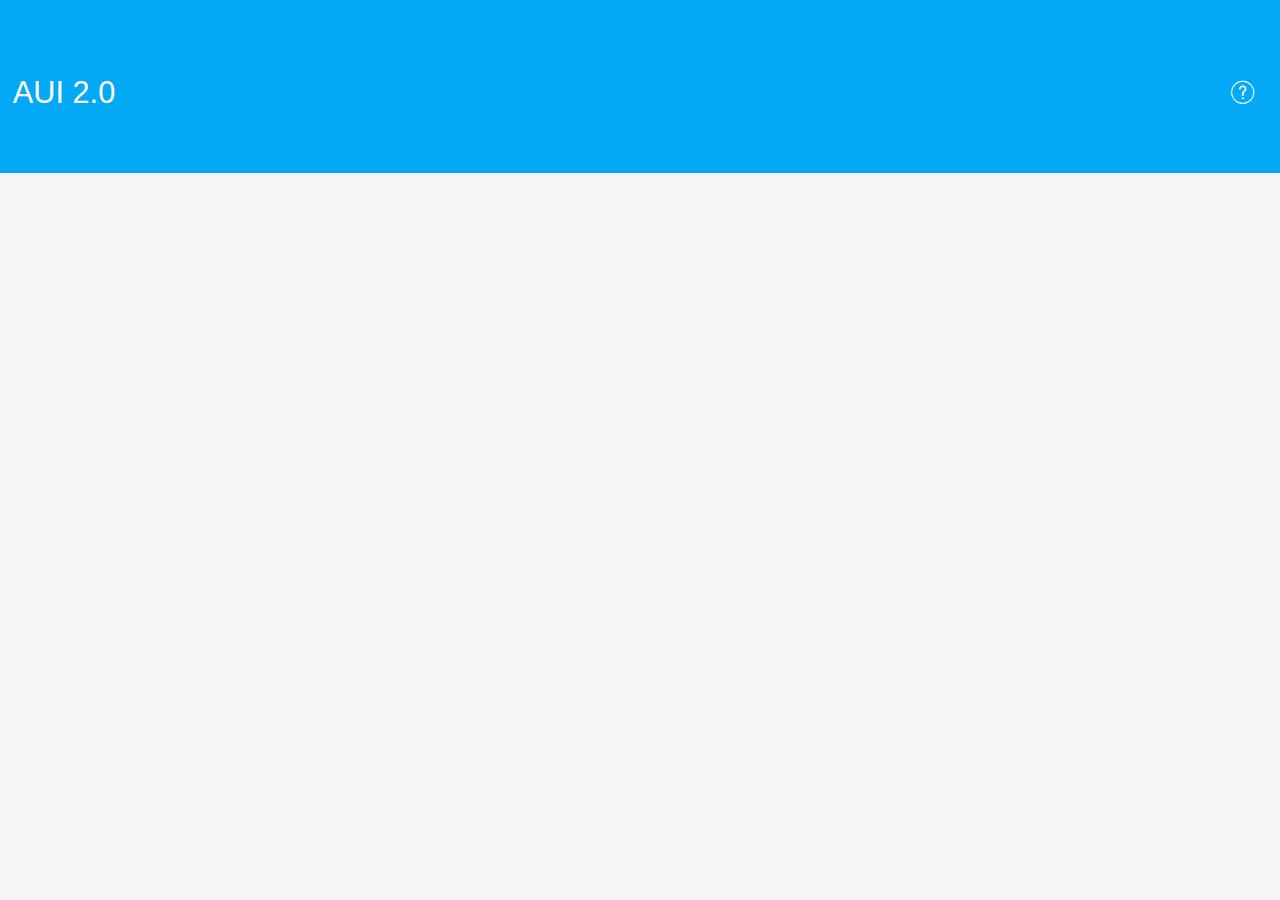
<file: AUI-框架/aui-1/aui/index.html>
<!doctype html>
<html>
<head>
    <meta charset="utf-8">
    <meta name="viewport" content="maximum-scale=1.0,minimum-scale=1.0,user-scalable=0,width=device-width,initial-scale=1.0"/>
    <meta name="format-detection" content="telephone=no,email=no,date=no,address=no">
    <link rel="stylesheet" type="text/css" href="./css/aui.2.0.css" />
    <style type="text/css">
        .header {
            padding: 2.5rem 0.5rem 2rem 0.5rem;
        }
    </style>
</head>
<body>
    <header class="aui-bar aui-bar-nav aui-text-left header" id="header">
        <h1>
            <a class="aui-btn aui-pull-right" tapmode onclick="openClub()">
                <i class="aui-iconfont aui-icon-question"></i>
            </a>
            AUI 2.0
        </h1>
    </header>
</body>
<script type="text/javascript" src="./script/api.js"></script>
<script type="text/javascript">
    apiready = function(){
        api.setStatusBarStyle({
            style: 'light'
        });
        api.parseTapmode();
        var header = $api.byId('header');
        var headerPos = $api.offset(header);
        var body_h = $api.offset($api.dom('body')).h;
        var header_h = $api.offset($api.byId('header')).h;
        api.openFrame({
            name: 'index_frm',
            url: './html/index_frm.html',
            bounces: true,
            rect: {
                x: 0,
                y: header_h,
                w: 'auto',
                h: 'auto'
            }
        })
    };
    function openClub(){
        var delay = 0;
        if(api.systemType != 'ios'){
            delay = 300;
        }
        api.openWin({
            name: 'club_win',
            url: './html/club_win.html',
            bounces:false,
            delay: delay,
            slidBackEnabled:true,
            vScrollBarEnabled:false,
            progress:{
                type:"page"
            }
        });
    }
    function closeWin(){
        api.closeWin({
        });
    }
</script>
</html>
</file>
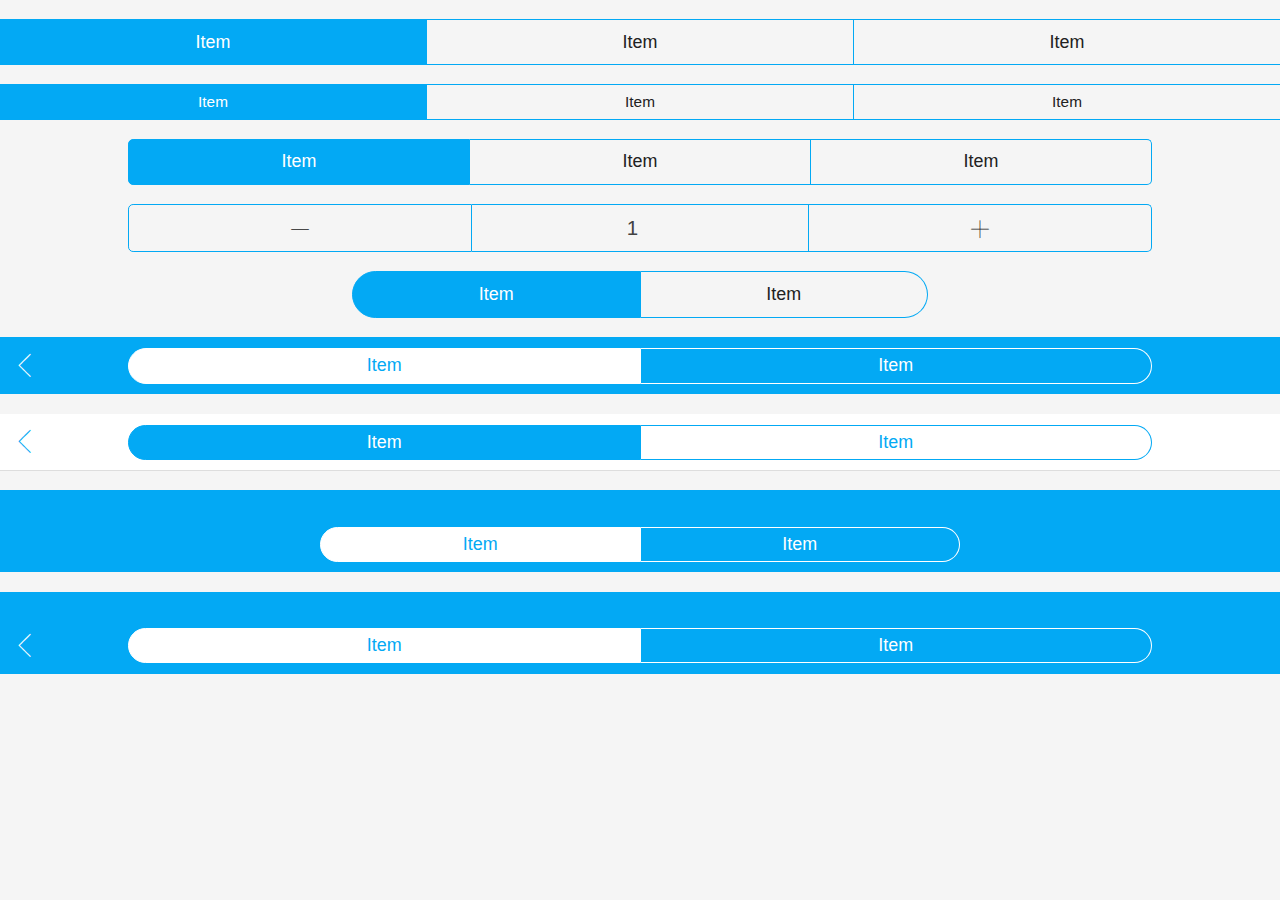
<file: AUI-框架/aui-1/aui/html/btn_bar_frm.html>
<!DOCTYPE HTML>
<html>
<head>
    <meta charset="utf-8">
    <meta name="viewport" content="maximum-scale=1.0,minimum-scale=1.0,user-scalable=0,width=device-width,initial-scale=1.0"/>
    <meta name="format-detection" content="telephone=no,email=no,date=no,aItemress=no">
    <title>AUI快速完成布局</title>
    <link rel="stylesheet" type="text/css" href="../css/aui.2.0.css" />
    <style type="text/css">
        .aui-bar {
            margin-top: 0.75rem;
        }
        #demo .aui-bar-btn-item.aui-active {
            background-color: transparent;
            color: #212121;
        }
    </style>
</head>
<body>
    <div class="aui-bar aui-bar-btn aui-bar-btn-full">
        <div class="aui-bar-btn-item aui-active">Item</div>
        <div class="aui-bar-btn-item">Item</div>
        <div class="aui-bar-btn-item">Item</div>
    </div>
    <div class="aui-bar aui-bar-btn aui-bar-btn-sm aui-bar-btn-full">
        <div class="aui-bar-btn-item aui-active">Item</div>
        <div class="aui-bar-btn-item">Item</div>
        <div class="aui-bar-btn-item">Item</div>
    </div>
    <div class="aui-bar aui-bar-btn" style="width:80%;">
        <div class="aui-bar-btn-item aui-active">Item</div>
        <div class="aui-bar-btn-item">Item</div>
        <div class="aui-bar-btn-item">Item</div>
    </div>
    <div class="aui-bar aui-bar-btn" style="width:80%;" type="count" id="demo">
        <div class="aui-bar-btn-item aui-font-size-20">
            <i class="aui-iconfont aui-icon-minus"></i>
        </div>
        <div class="aui-bar-btn-item">
            <input type="number" class="aui-input aui-text-center" id="count" value="1">
        </div>
        <div class="aui-bar-btn-item aui-font-size-20">
            <i class="aui-iconfont aui-icon-plus"></i>
        </div>
    </div>
    <div class="aui-bar aui-bar-btn aui-bar-btn-round" style="width:45%;">
        <div class="aui-bar-btn-item aui-active">Item</div>
        <div class="aui-bar-btn-item">Item</div>
    </div>
    <header class="aui-bar aui-bar-nav aui-margin-b-15">
        <a class="aui-pull-left aui-btn">
            <span class="aui-iconfont aui-icon-left"></span>
        </a>
        <div class="aui-title">
            <div class="aui-bar aui-bar-btn aui-bar-btn-round">
                <div class="aui-bar-btn-item aui-active">Item</div>
                <div class="aui-bar-btn-item">Item</div>
            </div>
        </div>
    </header>
    <header class="aui-bar aui-bar-nav aui-bar-light">
        <a class="aui-pull-left aui-btn">
            <span class="aui-iconfont aui-icon-left"></span>
        </a>
        <div class="aui-title">
            <div class="aui-bar aui-bar-btn aui-bar-btn-round">
                <div class="aui-bar-btn-item aui-active">Item</div>
                <div class="aui-bar-btn-item">Item</div>
            </div>
        </div>
    </header>
    <header class="aui-bar aui-bar-nav" style="padding-top:25px;">
        <div class="aui-bar aui-bar-btn aui-bar-btn-round">
            <div class="aui-bar-btn-item aui-active">Item</div>
            <div class="aui-bar-btn-item">Item</div>
        </div>
    </header>
    <header class="aui-bar aui-bar-nav" style="padding-top:25px;">
        <a class="aui-pull-left">
            <span class="aui-iconfont aui-icon-left"></span>
        </a>
        <div class="aui-title">
            <div class="aui-bar aui-bar-btn aui-bar-btn-round">
                <div class="aui-bar-btn-item aui-active">Item</div>
                <div class="aui-bar-btn-item">Item</div>
            </div>
        </div>
    </header>
</body>
<script type="text/javascript" src="../script/api.js" ></script>
<script type="text/javascript" src="../script/aui-tab.js" ></script>
<script type="text/javascript">
    apiready = function(){
        api.parseTapmode();
    }
    var bar = document.querySelectorAll(".aui-bar-btn");
    if(bar){
        for(var i=0; i<bar.length;i++){
            var d = bar[i];
            var tab = new auiTab({
                element:bar[i],
                repeatClick:true
            },function(ret){
                if(ret.dom.parentNode.getAttribute("type") && ret.dom.parentNode.getAttribute("type")=="count"){
                    var count = parseInt(document.getElementById("count").value);
                    if(ret.index==2)return;
                    if(ret.index==1){
                        document.getElementById("count").value = count-1;
                    }
                    if(ret.index==3){
                        document.getElementById("count").value = count+1;
                    }
                }
            });

        }
    }
</script>
</html>
</file>
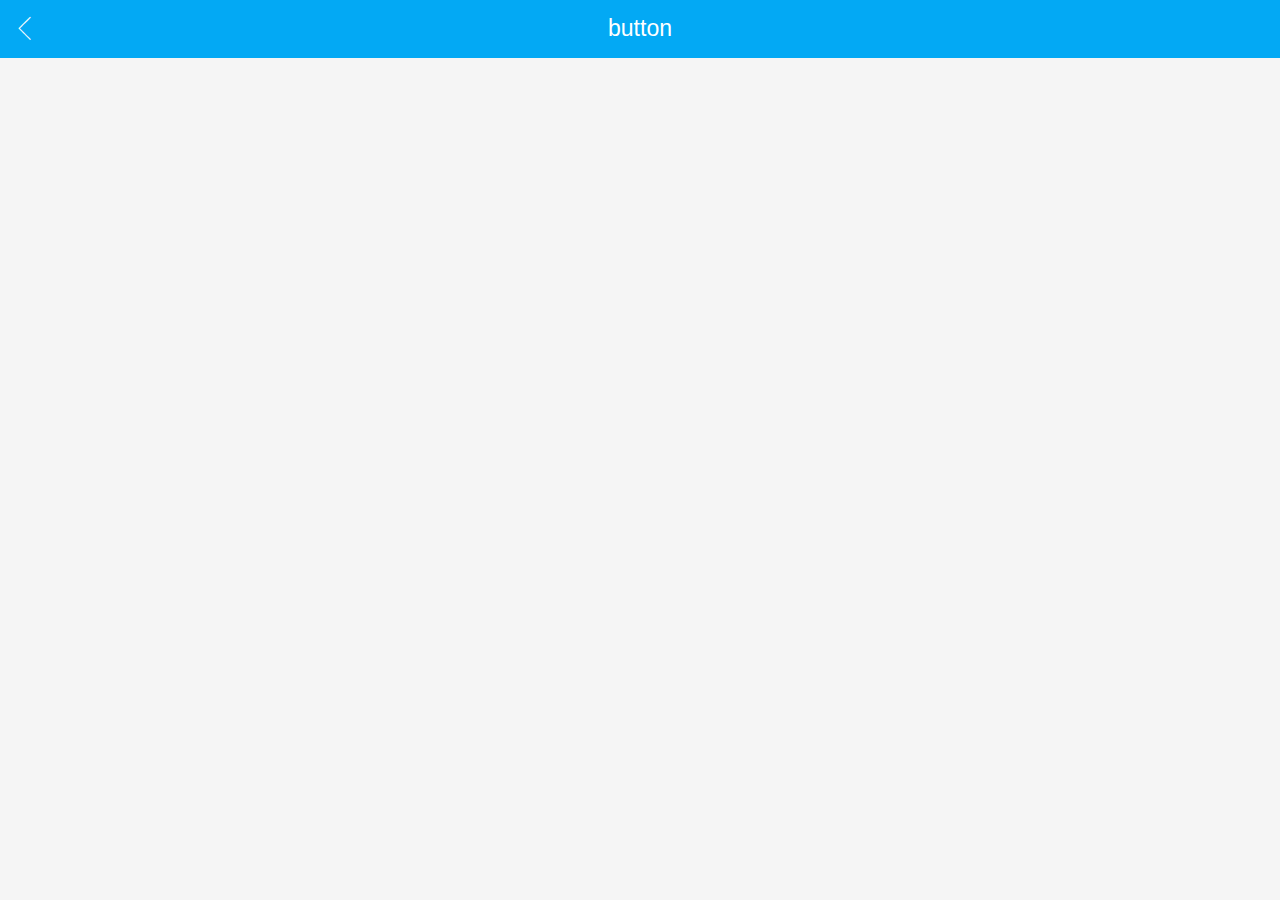
<file: AUI-框架/aui-1/aui/html/btn_bar_win.html>
<!doctype html>
<html>
<head>
    <meta charset="utf-8">
    <meta name="viewport" content="maximum-scale=1.0,minimum-scale=1.0,user-scalable=0,width=device-width,initial-scale=1.0"/>
    <meta name="format-detection" content="telephone=no,email=no,date=no,address=no">
    <link rel="stylesheet" type="text/css" href="../css/aui.2.0.css" />
</head>
<body>
    <header class="aui-bar aui-bar-nav" id="aui-header">
        <a class="aui-btn aui-pull-left" tapmode onclick="closeWin()">
            <span class="aui-iconfont aui-icon-left"></span>
        </a>
        <div class="aui-title">button</div>
    </header>
</body>
<script type="text/javascript" src="../script/api.js"></script>
<script type="text/javascript">
    apiready = function(){
        api.parseTapmode();
        var header = $api.byId('aui-header');
        $api.fixStatusBar(header);
        var headerPos = $api.offset(header);
        var body_h = $api.offset($api.dom('body')).h;
        api.openFrame({
            name: 'btn_bar_frm',
            url: 'btn_bar_frm.html',
            bounces: true,
            rect: {
                x: 0,
                y: headerPos.h,
                w: 'auto',
                h: 'auto'
            }
        })


    };
    function closeWin(){
        api.closeWin({
        });
    }
</script>
</html>
</file>
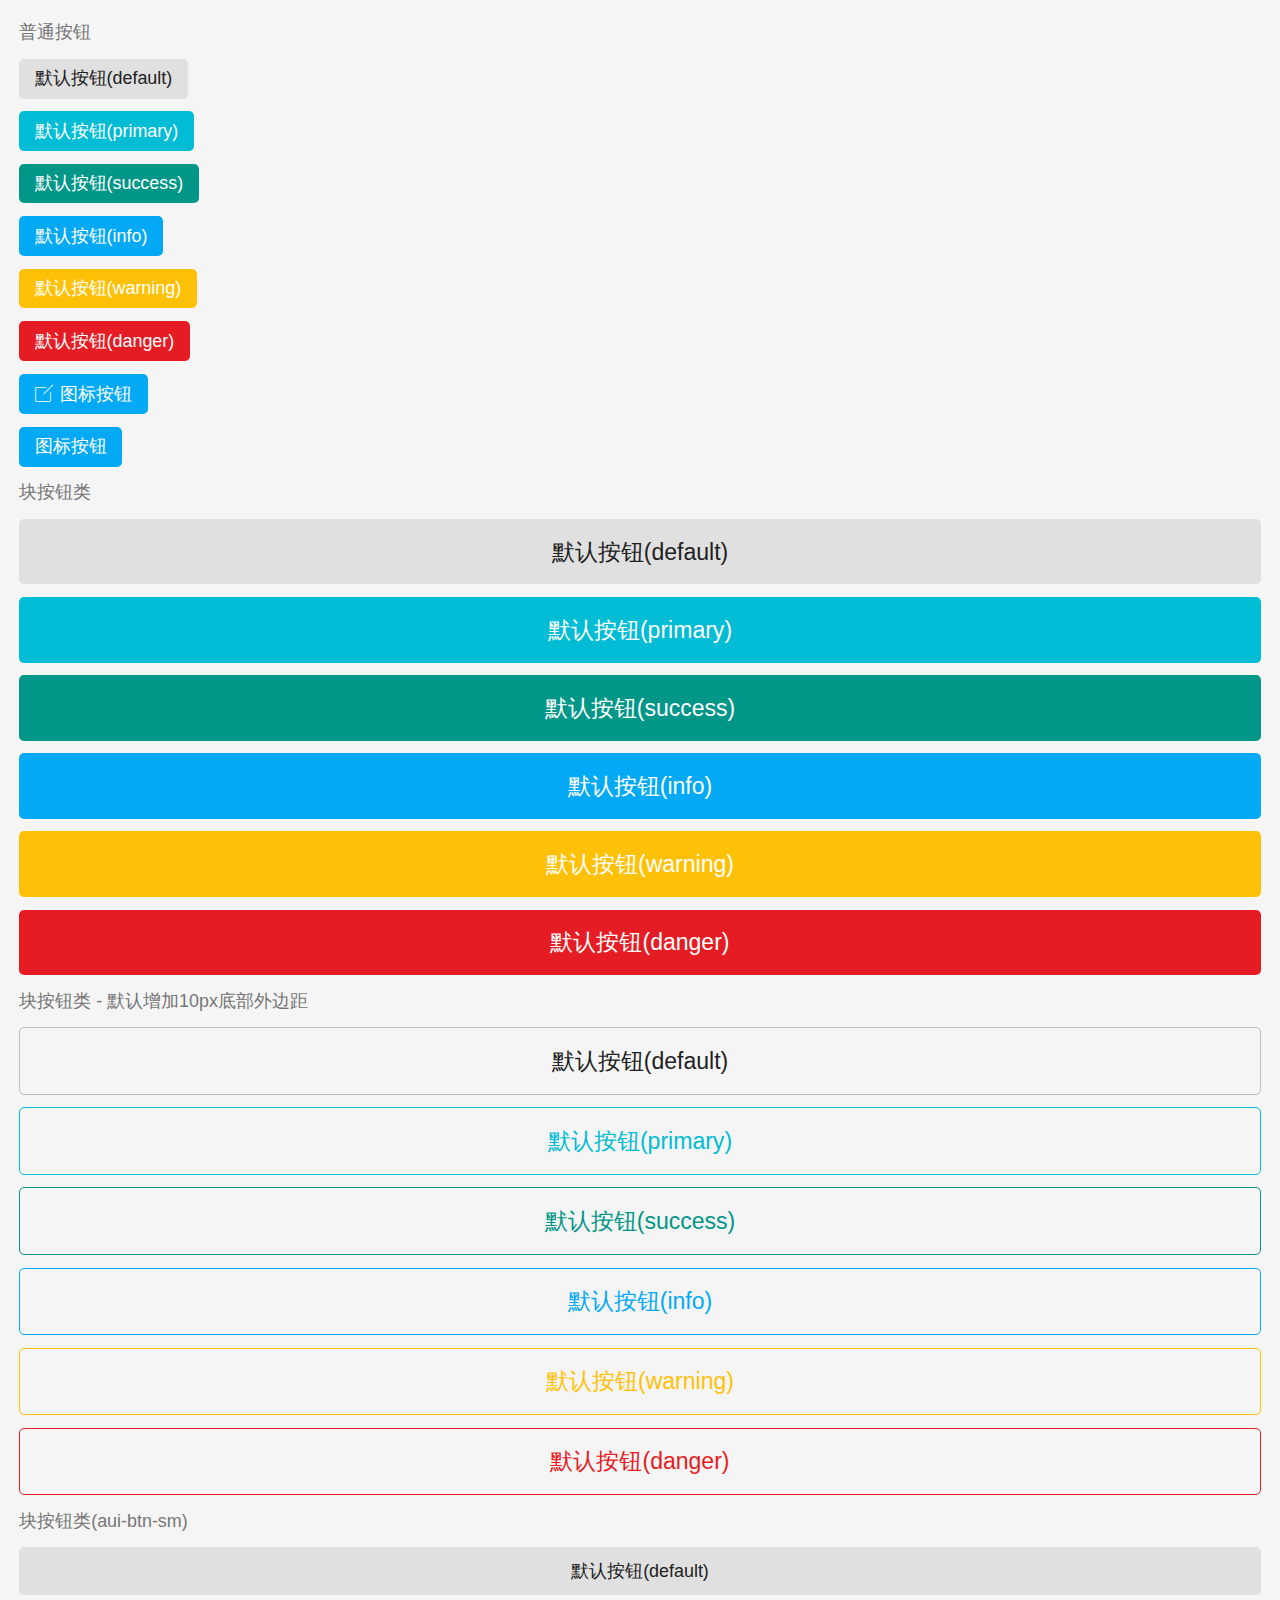
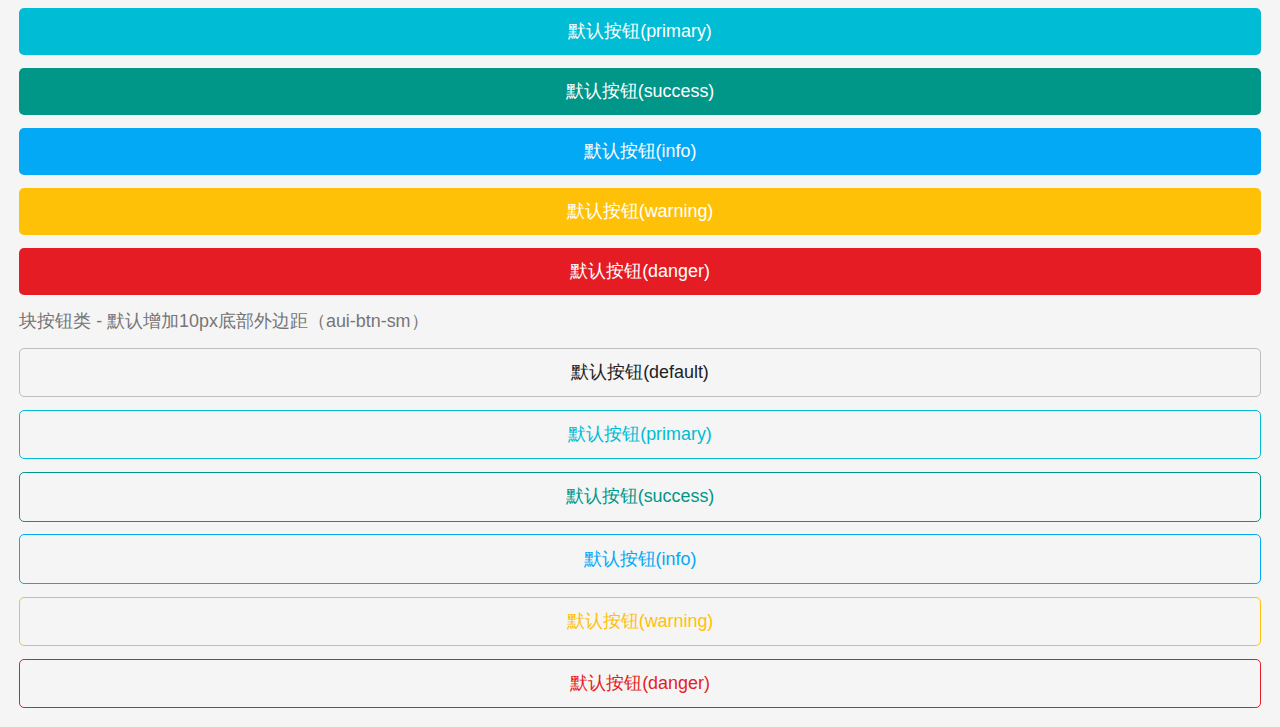
<file: AUI-框架/aui-1/aui/html/button_frm.html>
<!DOCTYPE HTML>
<html>
<head>
    <meta charset="utf-8">
    <meta name="viewport" content="maximum-scale=1.0,minimum-scale=1.0,user-scalable=0,width=device-width,initial-scale=1.0"/>
    <meta name="format-detection" content="telephone=no,email=no,date=no,address=no">
    <title>AUI快速完成布局</title>
    <link rel="stylesheet" type="text/css" href="../css/aui.2.0.css" />
    <style type="text/css">
        p {
            margin-bottom: 0.5rem;
        }
    </style>
</head>
<body>
    <div class="aui-content-padded">
        <p>普通按钮</p>
        <p><div class="aui-btn">默认按钮(default)</div></p>
        <p><div class="aui-btn aui-btn-primary">默认按钮(primary)</div></p>
        <p><div class="aui-btn aui-btn-success">默认按钮(success)</div></p>
        <p><div class="aui-btn aui-btn-info">默认按钮(info)</div></p>
        <p><div class="aui-btn aui-btn-warning">默认按钮(warning)</div></p>
        <p><div class="aui-btn aui-btn-danger">默认按钮(danger)</div></p>

        <p><div class="aui-btn aui-btn-info"><span class="aui-iconfont aui-icon-edit"></span>图标按钮</div></p>
        <p><div class="aui-btn aui-btn-info">图标按钮</div></p>
        <p>块按钮类</p>
        <p><div class="aui-btn aui-btn-block">默认按钮(default)</div></p>
        <p><div class="aui-btn aui-btn-primary aui-btn-block">默认按钮(primary)</div></p>
        <p><div class="aui-btn aui-btn-success aui-btn-block">默认按钮(success)</div></p>
        <p><div class="aui-btn aui-btn-info aui-btn-block">默认按钮(info)</div></p>
        <p><div class="aui-btn aui-btn-warning aui-btn-block">默认按钮(warning)</div></p>
        <p><div class="aui-btn aui-btn-danger aui-btn-block">默认按钮(danger)</div></p>

        <p>块按钮类 - 默认增加10px底部外边距</p>
        <p><div class="aui-btn aui-btn-block aui-btn-outlined">默认按钮(default)</div></p>
        <p><div class="aui-btn aui-btn-primary aui-btn-block aui-btn-outlined">默认按钮(primary)</div></p>
        <p><div class="aui-btn aui-btn-success aui-btn-block aui-btn-outlined">默认按钮(success)</div></p>
        <p><div class="aui-btn aui-btn-info aui-btn-block aui-btn-outlined">默认按钮(info)</div></p>
        <p><div class="aui-btn aui-btn-warning aui-btn-block aui-btn-outlined">默认按钮(warning)</div></p>
        <p><div class="aui-btn aui-btn-danger aui-btn-block aui-btn-outlined">默认按钮(danger)</div></p>
        <p>块按钮类(aui-btn-sm)</p>
        <p><div class="aui-btn aui-btn-block aui-btn-sm">默认按钮(default)</div></p>
        <p><div class="aui-btn aui-btn-primary aui-btn-block aui-btn-sm">默认按钮(primary)</div></p>
        <p><div class="aui-btn aui-btn-success aui-btn-block aui-btn-sm">默认按钮(success)</div></p>
        <p><div class="aui-btn aui-btn-info aui-btn-block aui-btn-sm">默认按钮(info)</div></p>
        <p><div class="aui-btn aui-btn-warning aui-btn-block aui-btn-sm">默认按钮(warning)</div></p>
        <p><div class="aui-btn aui-btn-danger aui-btn-block aui-btn-sm">默认按钮(danger)</div></p>
        <p>块按钮类 - 默认增加10px底部外边距（aui-btn-sm）</p>
        <p><div class="aui-btn aui-btn-block aui-btn-outlined aui-btn-sm">默认按钮(default)</div></p>
        <p><div class="aui-btn aui-btn-primary aui-btn-block aui-btn-outlined aui-btn-sm">默认按钮(primary)</div></p>
        <p><div class="aui-btn aui-btn-success aui-btn-block aui-btn-outlined aui-btn-sm">默认按钮(success)</div></p>
        <p><div class="aui-btn aui-btn-info aui-btn-block aui-btn-outlined aui-btn-sm">默认按钮(info)</div></p>
        <p><div class="aui-btn aui-btn-warning aui-btn-block aui-btn-outlined aui-btn-sm">默认按钮(warning)</div></p>
        <p><div class="aui-btn aui-btn-danger aui-btn-block aui-btn-outlined aui-btn-sm">默认按钮(danger)</div></p>
    </div>
</body>
<script type="text/javascript" src="../script/api.js" ></script>
<script type="text/javascript">
    apiready = function () {
    }
</script>
</html>
</file>
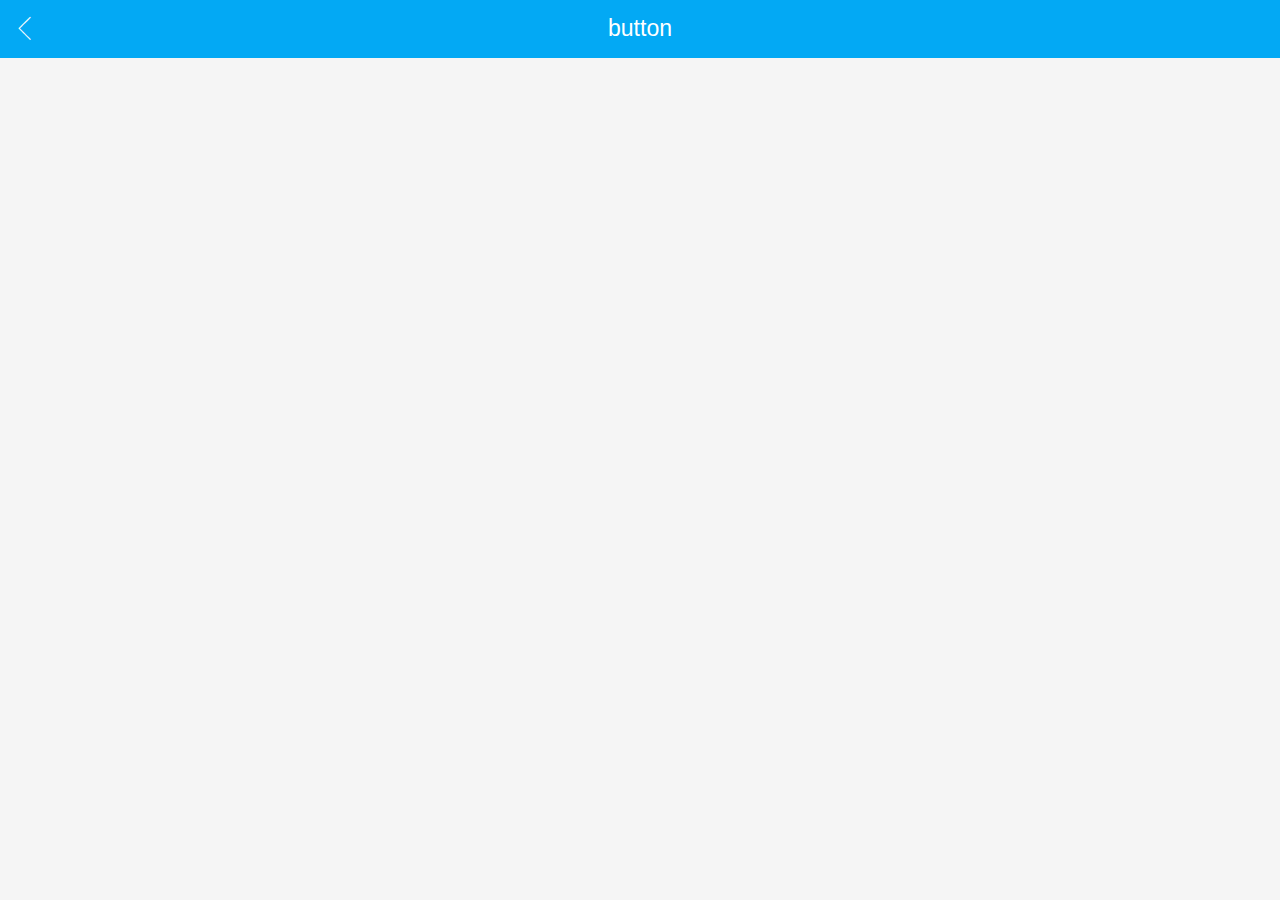
<file: AUI-框架/aui-1/aui/html/button_win.html>
<!doctype html>
<html>
<head>
    <meta charset="utf-8">
    <meta name="viewport" content="maximum-scale=1.0,minimum-scale=1.0,user-scalable=0,width=device-width,initial-scale=1.0"/>
    <meta name="format-detection" content="telephone=no,email=no,date=no,address=no">
    <link rel="stylesheet" type="text/css" href="../css/aui.2.0.css" />
</head>
<body>
    <header class="aui-bar aui-bar-nav" id="aui-header">
        <a class="aui-btn aui-pull-left" tapmode onclick="closeWin()">
            <span class="aui-iconfont aui-icon-left"></span>
        </a>
        <div class="aui-title">button</div>
    </header>
</body>
<script type="text/javascript" src="../script/api.js"></script>
<script type="text/javascript">
    apiready = function(){
        api.parseTapmode();
        var header = $api.byId('aui-header');
        $api.fixStatusBar(header);
        var headerPos = $api.offset(header);
        var body_h = $api.offset($api.dom('body')).h;
        api.openFrame({
            name: 'button_frm',
            url: 'button_frm.html',
            bounces: true,
            rect: {
                x: 0,
                y: headerPos.h,
                w: 'auto',
                h: 'auto'
            }
        })


    };
    function closeWin(){
        api.closeWin({
        });
    }
</script>
</html>
</file>
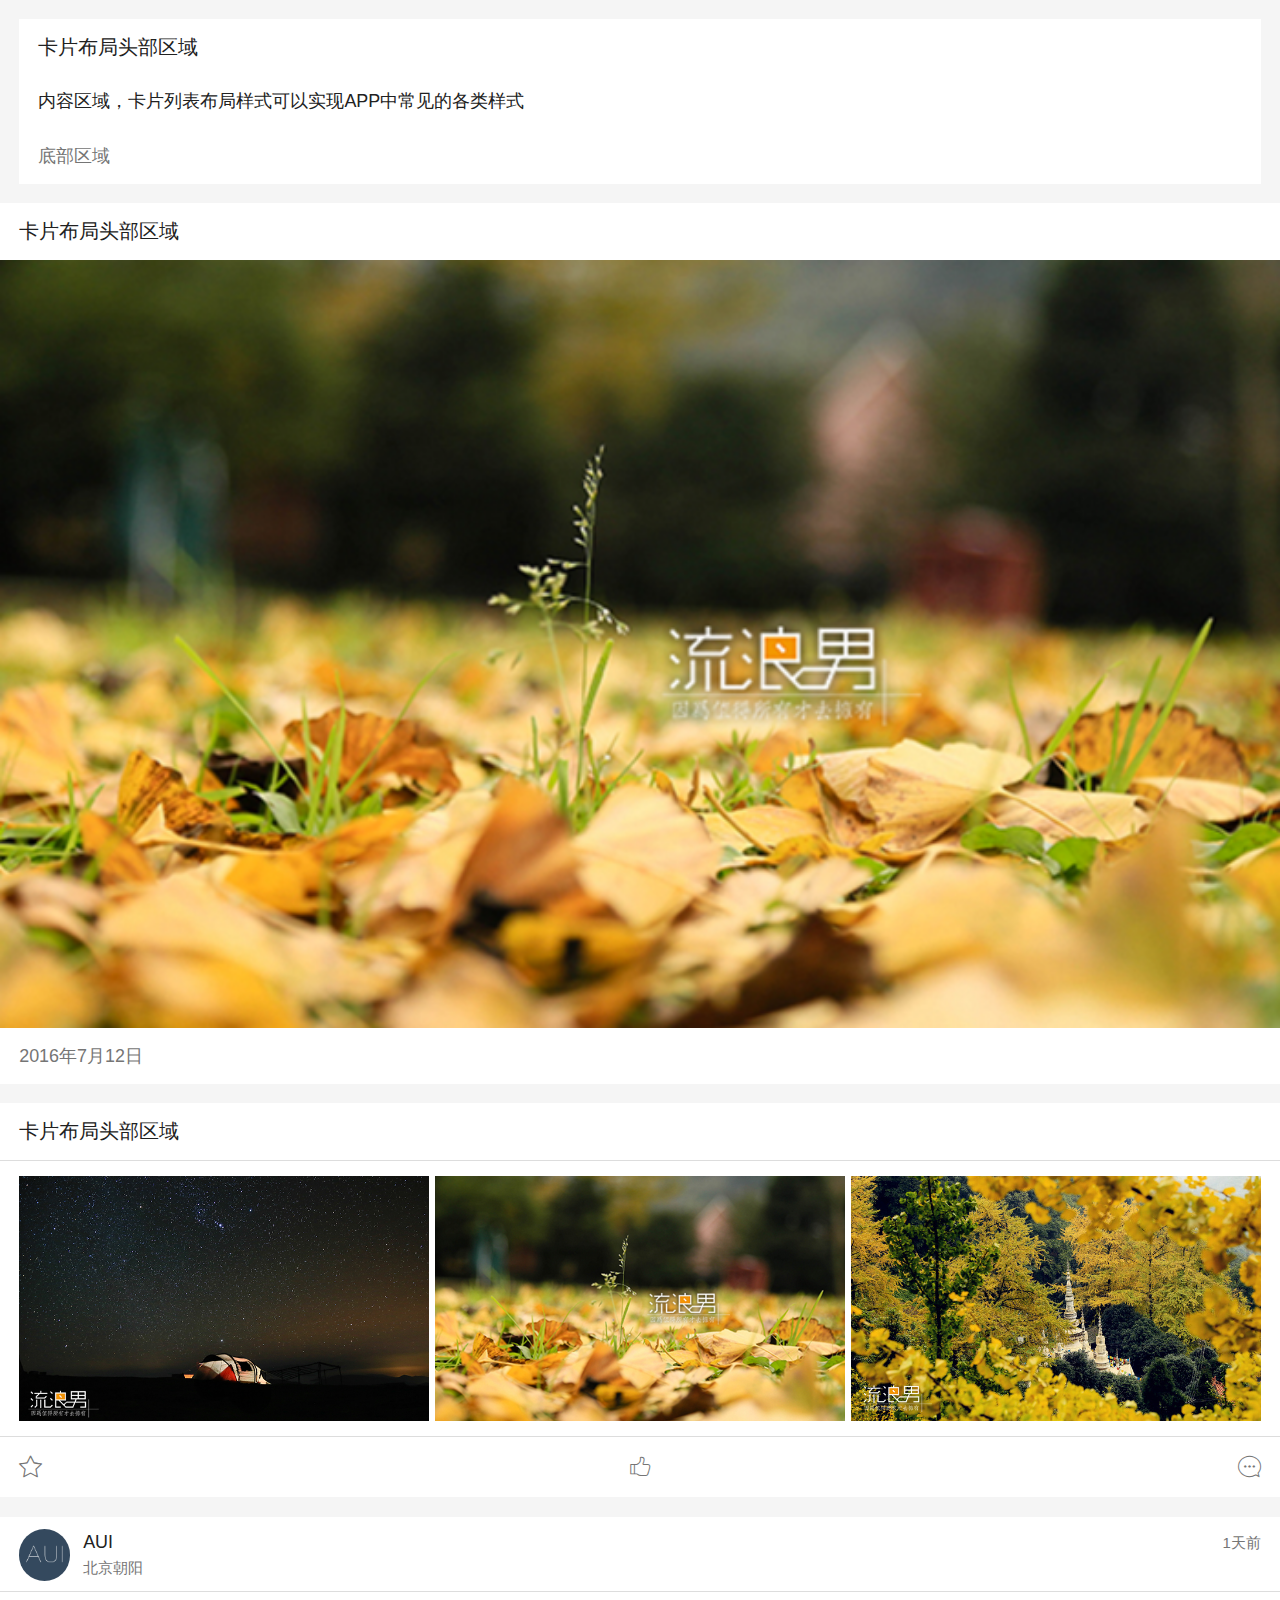
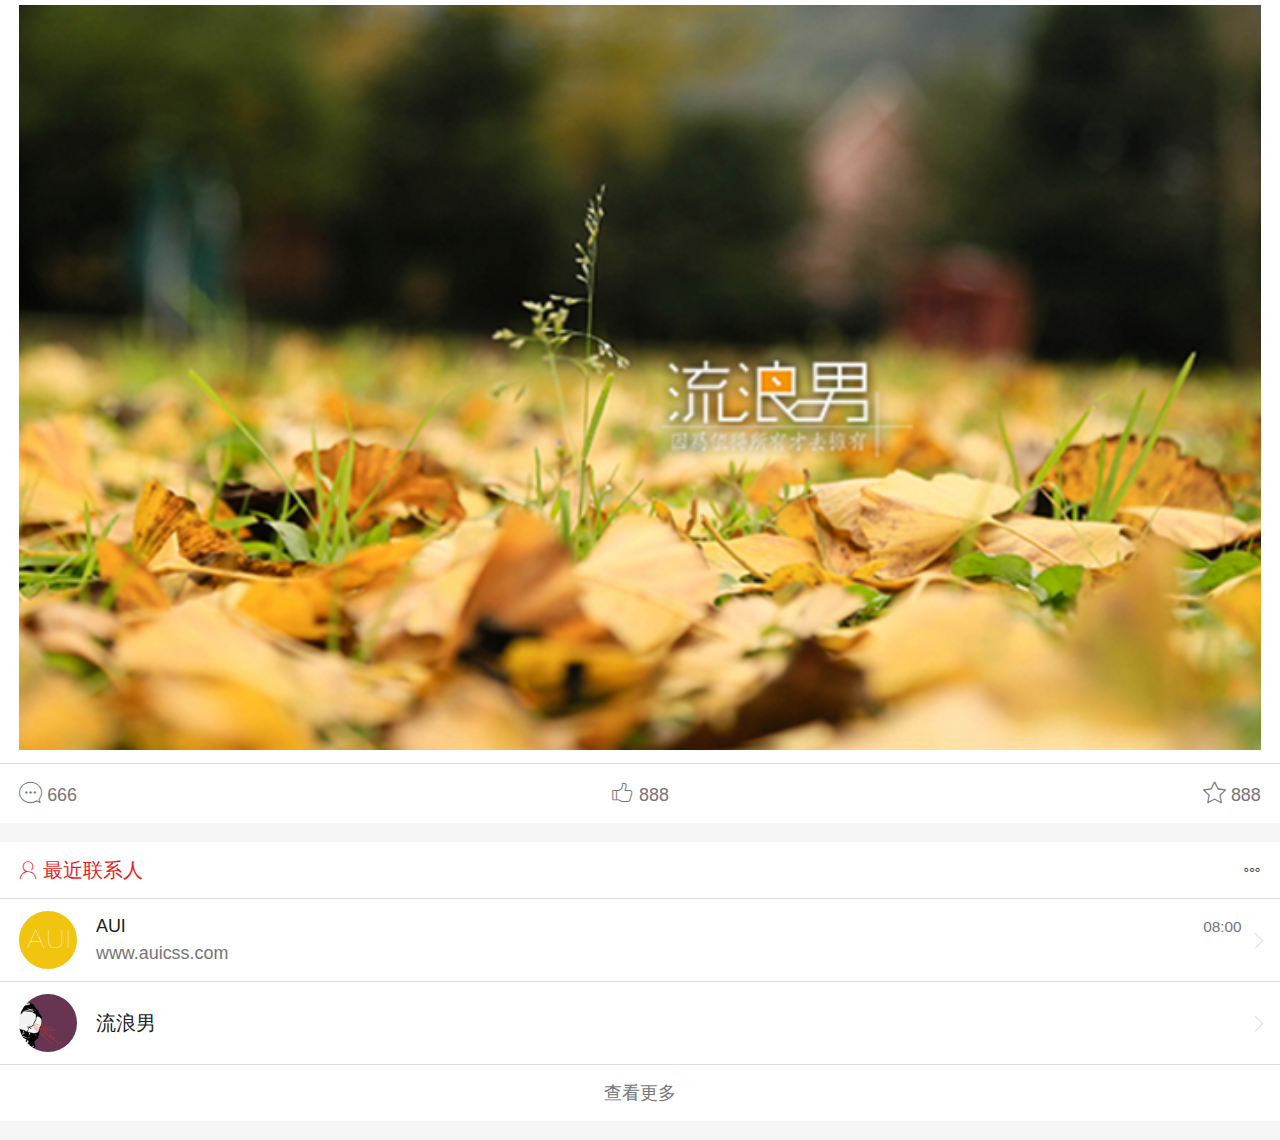
<file: AUI-框架/aui-1/aui/html/card_list_frm.html>
<!DOCTYPE HTML>
<html>
<head>
    <meta charset="utf-8">
    <meta name="viewport" content="maximum-scale=1.0,minimum-scale=1.0,user-scalable=0,width=device-width,initial-scale=1.0"/>
    <meta name="format-detection" content="telephone=no,email=no,date=no,aItemress=no">
    <title>AUI快速完成布局</title>
    <link rel="stylesheet" type="text/css" href="../css/aui.2.0.css" />
</head>
<body>
    <section class="aui-content-padded">
        <div class="aui-card-list">
            <div class="aui-card-list-header">
                卡片布局头部区域
            </div>
            <div class="aui-card-list-content-padded">
                内容区域，卡片列表布局样式可以实现APP中常见的各类样式
            </div>
            <div class="aui-card-list-footer">
                底部区域
            </div>
        </div>
    </section>
    <section class="aui-content">
        <div class="aui-card-list">
            <div class="aui-card-list-header">
                卡片布局头部区域
            </div>
            <div class="aui-card-list-content">
                <img src="../image/l2.png" />
            </div>
            <div class="aui-card-list-footer">
                2016年7月12日
            </div>
        </div>
        <div class="aui-card-list">
            <div class="aui-card-list-header">
                卡片布局头部区域
            </div>
            <div class="aui-card-list-content-padded aui-border-b aui-border-t">
                <div class="aui-row aui-row-padded">
                    <div class="aui-col-xs-4">
                        <img src="../image/l1.png" />
                    </div>
                    <div class="aui-col-xs-4">
                        <img src="../image/l2.png" />
                    </div>
                    <div class="aui-col-xs-4">
                        <img src="../image/l3.png" />
                    </div>
                </div>
            </div>
            <div class="aui-card-list-footer">
                <div><i class="aui-iconfont aui-icon-star"></i></div>
                <div><i class="aui-iconfont aui-icon-laud"></i></div>
                <div><i class="aui-iconfont aui-icon-note"></i></div>
            </div>
        </div>
        <div class="aui-card-list">
            <div class="aui-card-list-header aui-card-list-user aui-border-b">
                <div class="aui-card-list-user-avatar">
                    <img src="../image/demo4.png" class="aui-img-round" />
                </div>
                <div class="aui-card-list-user-name">
                    <div>AUI</div>
                    <small>1天前</small>
                </div>
                <div class="aui-card-list-user-info">北京朝阳</div>
            </div>
            <div class="aui-card-list-content-padded">
                <img src="../image/l2.png" />
            </div>
            <div class="aui-card-list-footer aui-border-t">
                <div><i class="aui-iconfont aui-icon-note"></i> 666</div>
                <div><i class="aui-iconfont aui-icon-laud"></i> 888</div>
                <div><i class="aui-iconfont aui-icon-star"></i> 888</div>
            </div>
        </div>
        <div class="aui-card-list">
            <div class="aui-card-list-header">
                <div><i class="aui-iconfont aui-icon-my aui-text-danger"></i><span class="aui-text-danger"> 最近联系人</span></div>
                <i class="aui-iconfont aui-icon-more"></i>
            </div>
            <div class="aui-card-list-content">
                <ul class="aui-list aui-media-list">
                    <li class="aui-list-item aui-list-item-middle">
                        <div class="aui-media-list-item-inner">
                            <div class="aui-list-item-media" style="width: 3rem;">
                                <img src="../image/demo5.png" class="aui-img-round" >
                            </div>
                            <div class="aui-list-item-inner aui-list-item-arrow">
                                <div class="aui-list-item-text">
                                    <div class="aui-list-item-title aui-font-size-14">AUI</div>
                                    <div class="aui-list-item-right">08:00</div>
                                </div>
                                <div class="aui-list-item-text">
                                    www.auicss.com
                                </div>
                            </div>
                        </div>
                    </li>
                    <li class="aui-list-item aui-list-item-middle">
                        <div class="aui-media-list-item-inner">
                            <div class="aui-list-item-media" style="width: 3rem;">
                                <img src="../image/liulangnan.png" class="aui-img-round">
                            </div>
                            <div class="aui-list-item-inner aui-list-item-arrow">
                                流浪男
                            </div>
                        </div>
                    </li>
                </ul>
            </div>
            <div class="aui-card-list-footer aui-text-center">
                查看更多
            </div>
        </div>
    </section>
</body>
<script type="text/javascript" src="../script/api.js" ></script>
<script type="text/javascript">
    apiready = function(){
        api.parseTapmode();
    }

</script>
</html>
</file>
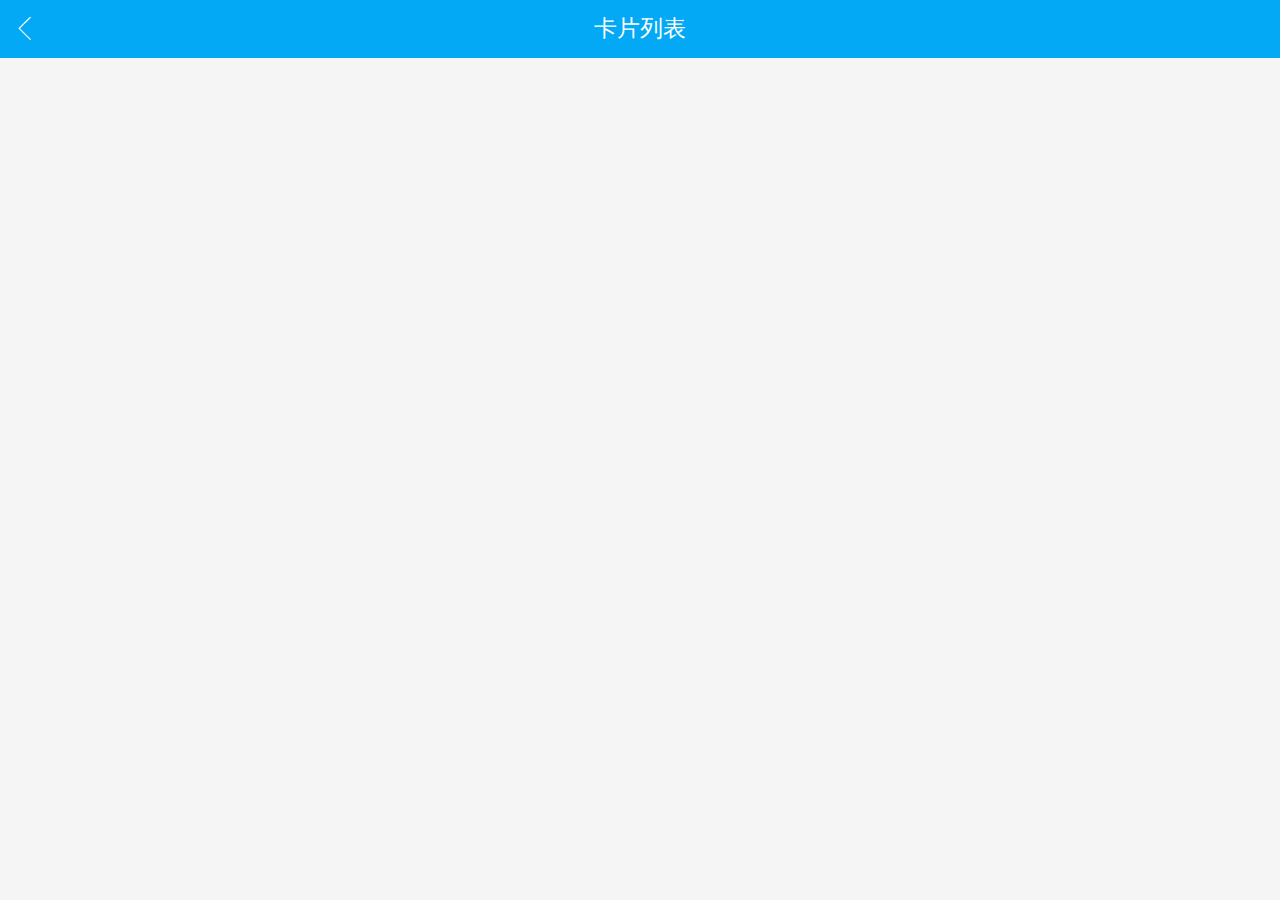
<file: AUI-框架/aui-1/aui/html/card_list_win.html>
<!doctype html>
<html>
<head>
    <meta charset="utf-8">
    <meta name="viewport" content="maximum-scale=1.0,minimum-scale=1.0,user-scalable=0,width=device-width,initial-scale=1.0"/>
    <meta name="format-detection" content="telephone=no,email=no,date=no,address=no">
    <link rel="stylesheet" type="text/css" href="../css/aui.2.0.css" />
</head>
<body>
    <header class="aui-bar aui-bar-nav" id="aui-header">
        <a class="aui-btn aui-pull-left" tapmode onclick="closeWin()">
            <span class="aui-iconfont aui-icon-left"></span>
        </a>
        <div class="aui-title">卡片列表</div>
    </header>
</body>
<script type="text/javascript" src="../script/api.js"></script>
<script type="text/javascript">
    apiready = function(){
        api.parseTapmode();
        var header = $api.byId('aui-header');
        $api.fixStatusBar(header);
        var headerPos = $api.offset(header);
        var body_h = $api.offset($api.dom('body')).h;
        api.openFrame({
            name: 'card_list_frm',
            url: 'card_list_frm.html',
            bounces: true,
            rect: {
                x: 0,
                y: headerPos.h,
                w: 'auto',
                h: 'auto'
            }
        })


    };
    function closeWin(){
        api.closeWin({
        });
    }
</script>
</html>
</file>
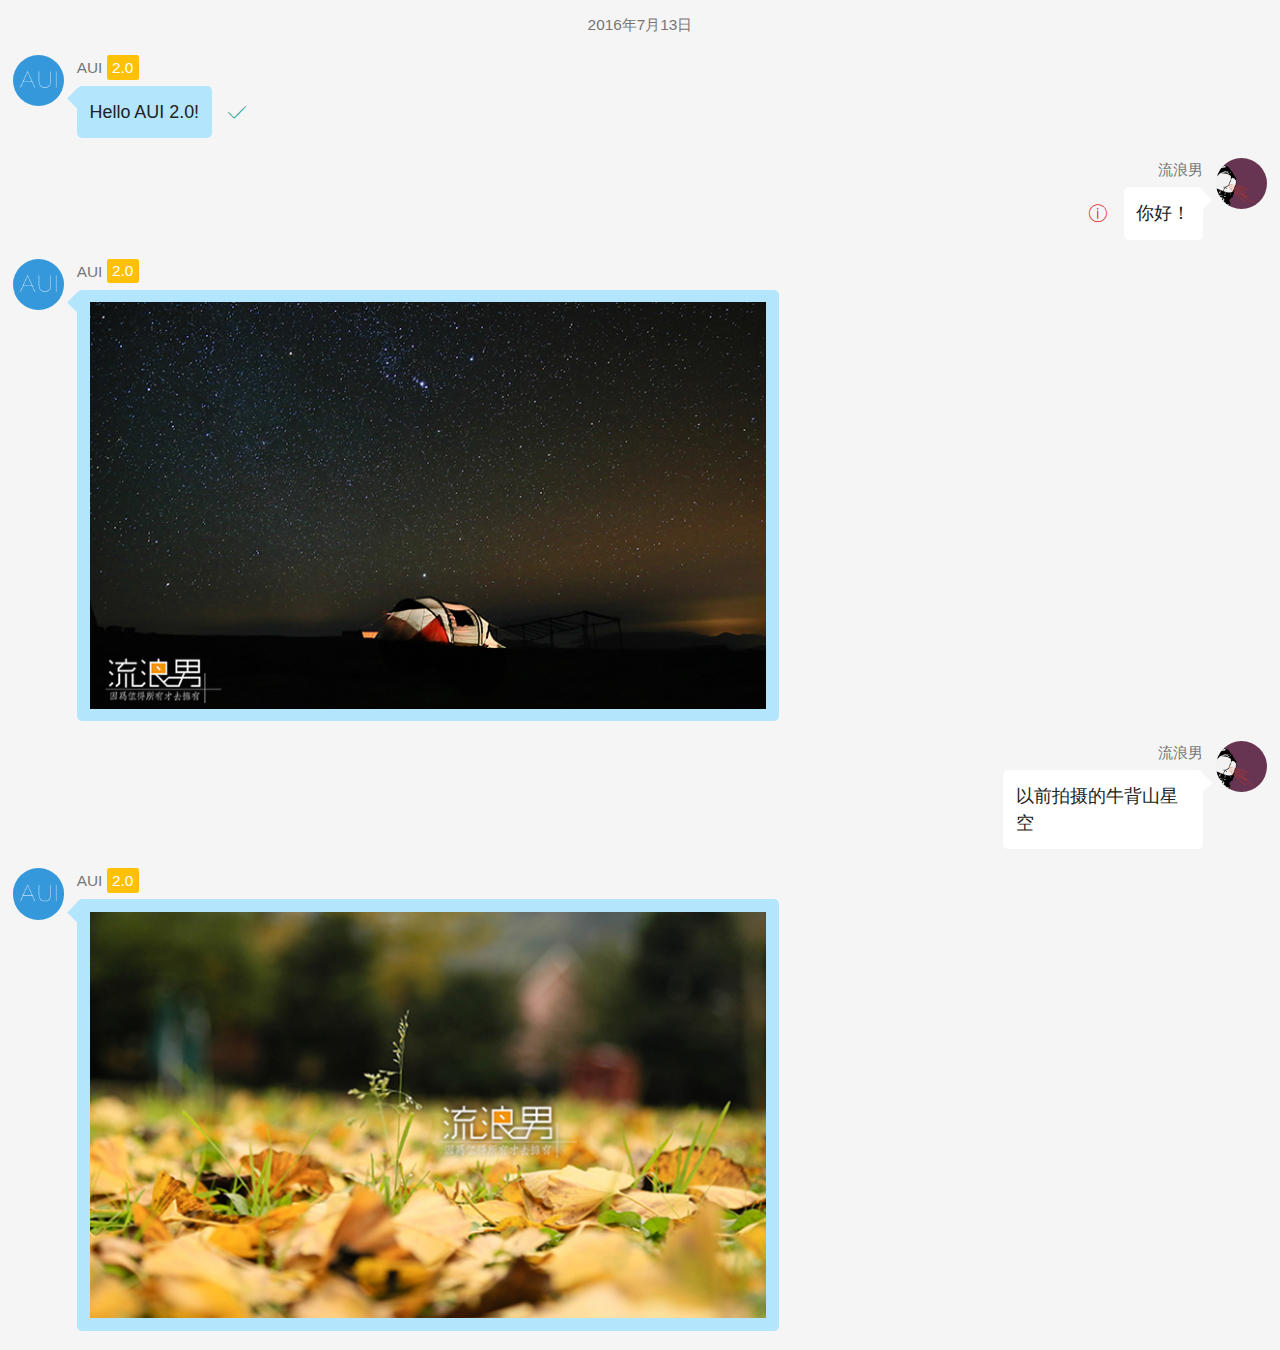
<file: AUI-框架/aui-1/aui/html/chat_frm.html>
<!DOCTYPE HTML>
<html>
<head>
    <meta charset="utf-8">
    <meta name="viewport" content="maximum-scale=1.0,minimum-scale=1.0,user-scalable=0,width=device-width,initial-scale=1.0"/>
    <meta name="format-detection" content="telephone=no,email=no,date=no,address=no">
    <title>AUI快速完成布局</title>
    <link rel="stylesheet" type="text/css" href="../css/aui.2.0.css" />
</head>
<body>
    <section class="aui-chat">
        <div class="aui-chat-header">2016年7月13日</div>
        <div class="aui-chat-item aui-chat-left">
            <div class="aui-chat-media">
                <img src="../image/demo2.png" />
            </div>
            <div class="aui-chat-inner">
                <div class="aui-chat-name">AUI <span class="aui-label aui-label-warning">2.0</span></div>
                <div class="aui-chat-content">
                    <div class="aui-chat-arrow"></div>
                    Hello AUI 2.0!
                </div>
                <div class="aui-chat-status aui-chat-status-refresh">
                    <i class="aui-iconfont aui-icon-correct aui-text-success"></i>
                </div>
            </div>
        </div>
        <div class="aui-chat-item aui-chat-right">
            <div class="aui-chat-media">
                <img src="../image/liulangnan.png" />
            </div>
            <div class="aui-chat-inner">
                <div class="aui-chat-name">流浪男</div>
                <div class="aui-chat-content">
                    <div class="aui-chat-arrow"></div>
                    你好！
                </div>
                <div class="aui-chat-status">
                    <i class="aui-iconfont aui-icon-info aui-text-danger"></i>
                </div>
            </div>
        </div>
        <div class="aui-chat-item aui-chat-left">
            <div class="aui-chat-media">
                <img src="../image/demo2.png" />
            </div>
            <div class="aui-chat-inner">
                <div class="aui-chat-name">AUI <span class="aui-label aui-label-warning">2.0</span></div>
                <div class="aui-chat-content">
                    <div class="aui-chat-arrow"></div>
                    <img src="../image/l1.png" />
                </div>
            </div>
        </div>
        <div class="aui-chat-item aui-chat-right">
            <div class="aui-chat-media">
                <img src="../image/liulangnan.png" />
            </div>
            <div class="aui-chat-inner">
                <div class="aui-chat-name">流浪男</div>
                <div class="aui-chat-content">
                    <div class="aui-chat-arrow"></div>
                    以前拍摄的牛背山星空
                </div>
            </div>
        </div>
        <div class="aui-chat-item aui-chat-left">
            <div class="aui-chat-media">
                <img src="../image/demo2.png" />
            </div>
            <div class="aui-chat-inner">
                <div class="aui-chat-name">AUI <span class="aui-label aui-label-warning">2.0</span></div>
                <div class="aui-chat-content">
                    <div class="aui-chat-arrow"></div>
                    <img src="../image/l2.png" />
                </div>
            </div>
        </div>

    </section>

</body>
<script type="text/javascript" src="../script/api.js" ></script>
<script type="text/javascript">
</script>
</html>
</file>
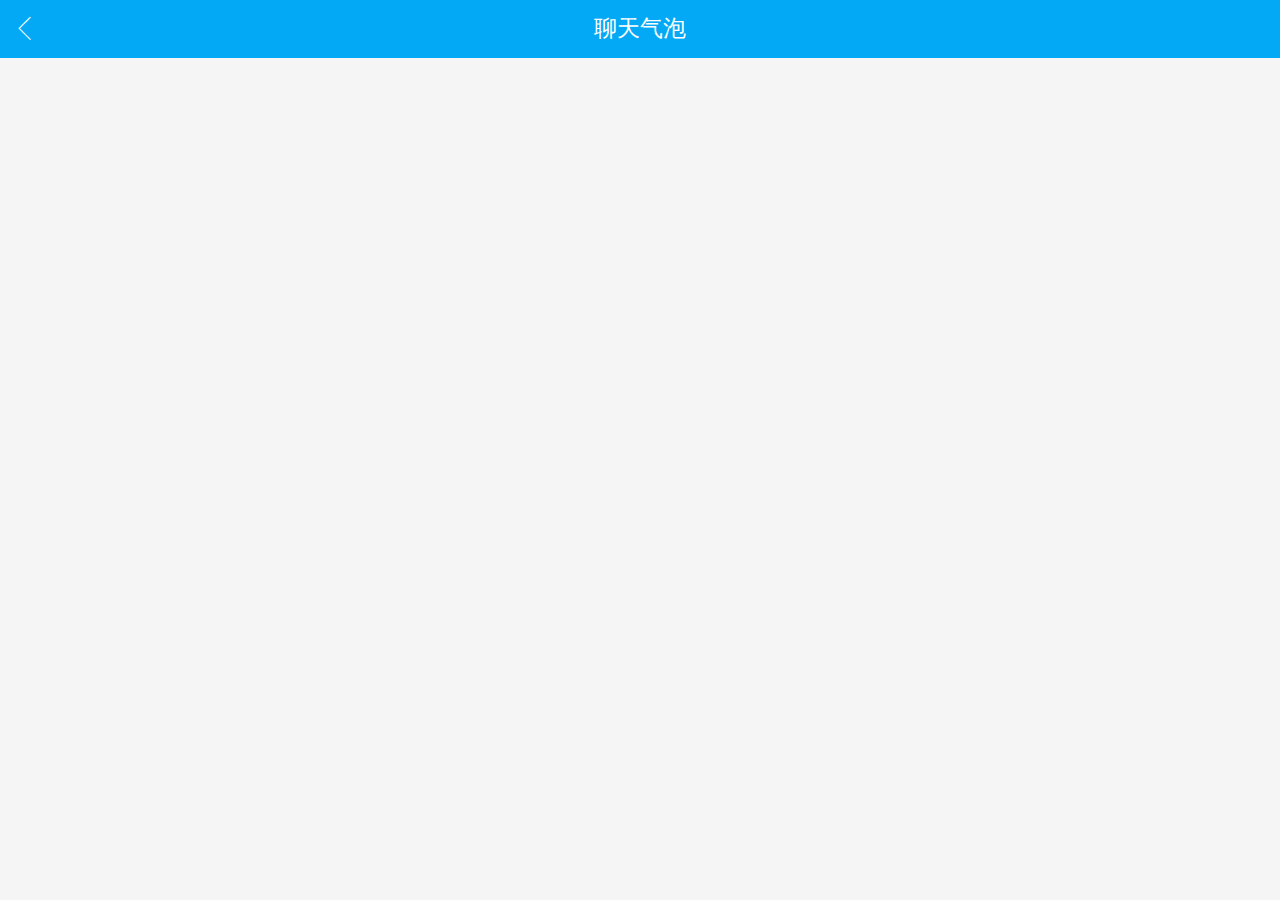
<file: AUI-框架/aui-1/aui/html/chat_win.html>
<!doctype html>
<html>
<head>
    <meta charset="utf-8">
    <meta name="viewport" content="maximum-scale=1.0,minimum-scale=1.0,user-scalable=0,width=device-width,initial-scale=1.0"/>
    <meta name="format-detection" content="telephone=no,email=no,date=no,address=no">
    <link rel="stylesheet" type="text/css" href="./css/aui.2.0.css" />
</head>
<body>
    <header class="aui-bar aui-bar-nav" id="aui-header">
        <a class="aui-btn aui-pull-left" tapmode onclick="closeWin()">
            <span class="aui-iconfont aui-icon-left"></span>
        </a>
        <div class="aui-title">聊天气泡</div>
    </header>
</body>
<script type="text/javascript" src="./script/api.js"></script>
<script type="text/javascript">
    apiready = function(){
        api.parseTapmode();
        var header = $api.byId('aui-header');
        $api.fixStatusBar(header);
        var headerPos = $api.offset(header);
        var body_h = $api.offset($api.dom('body')).h;
        api.openFrame({
            name: 'chat_frm',
            url: 'chat_frm.html',
            bounces: true,
            rect: {
                x: 0,
                y: headerPos.h,
                w: 'auto',
                h: 'auto'
            }
        })


    };
    function closeWin(){
        api.closeWin({
        });
    }
</script>
</html>
</file>
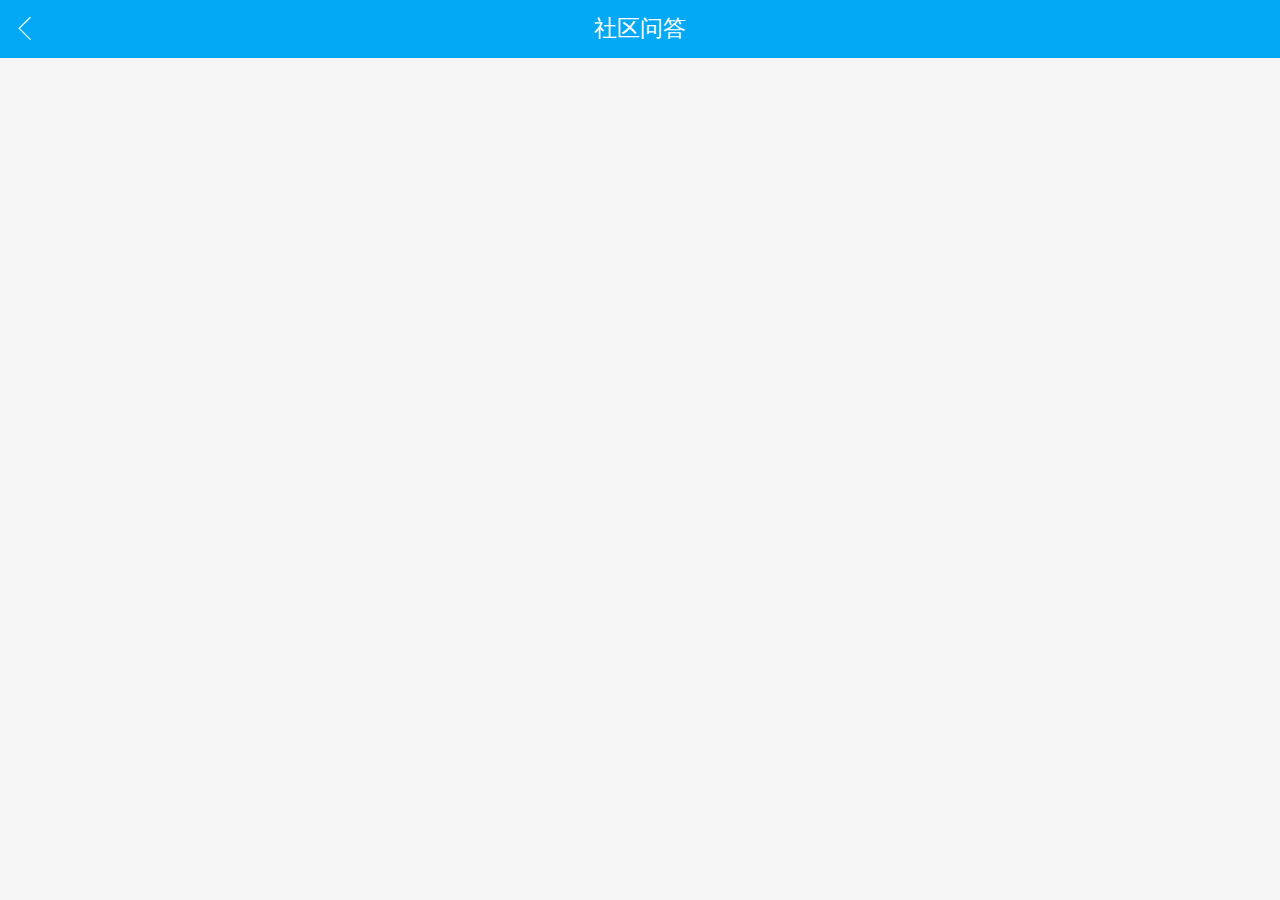
<file: AUI-框架/aui-1/aui/html/club_win.html>
<!doctype html>
<html>
<head>
    <meta charset="utf-8">
    <meta name="viewport" content="maximum-scale=1.0,minimum-scale=1.0,user-scalable=0,width=device-width,initial-scale=1.0"/>
    <meta name="format-detection" content="telephone=no,email=no,date=no,address=no">
    <link rel="stylesheet" type="text/css" href="../css/aui.2.0.css" />
</head>
<body>
    <header class="aui-bar aui-bar-nav" id="aui-header">
        <a class="aui-btn aui-pull-left" tapmode onclick="closeWin()">
            <span class="aui-iconfont aui-icon-left"></span>
        </a>
        <div class="aui-title">社区问答</div>
    </header>
</body>
<script type="text/javascript" src="../script/api.js"></script>
<script type="text/javascript">
    function closeWin(){
        api.closeWin();
    }
    apiready = function(){
        api.parseTapmode();
        var header = $api.byId('aui-header');
        $api.fixStatusBar(header);
        var headerPos = $api.offset(header);
        var body_h = $api.offset($api.dom('body')).h;
        api.openFrame({
            name: 'club_frm',
            url: 'http://www.auicss.com/club',
            bounces: false,
            progress:{
                type:"page"
            },
            rect: {
                x: 0,
                y: headerPos.h,
                w: 'auto',
                h: 'auto'
            }
        })
    };
</script>
</html>
</file>
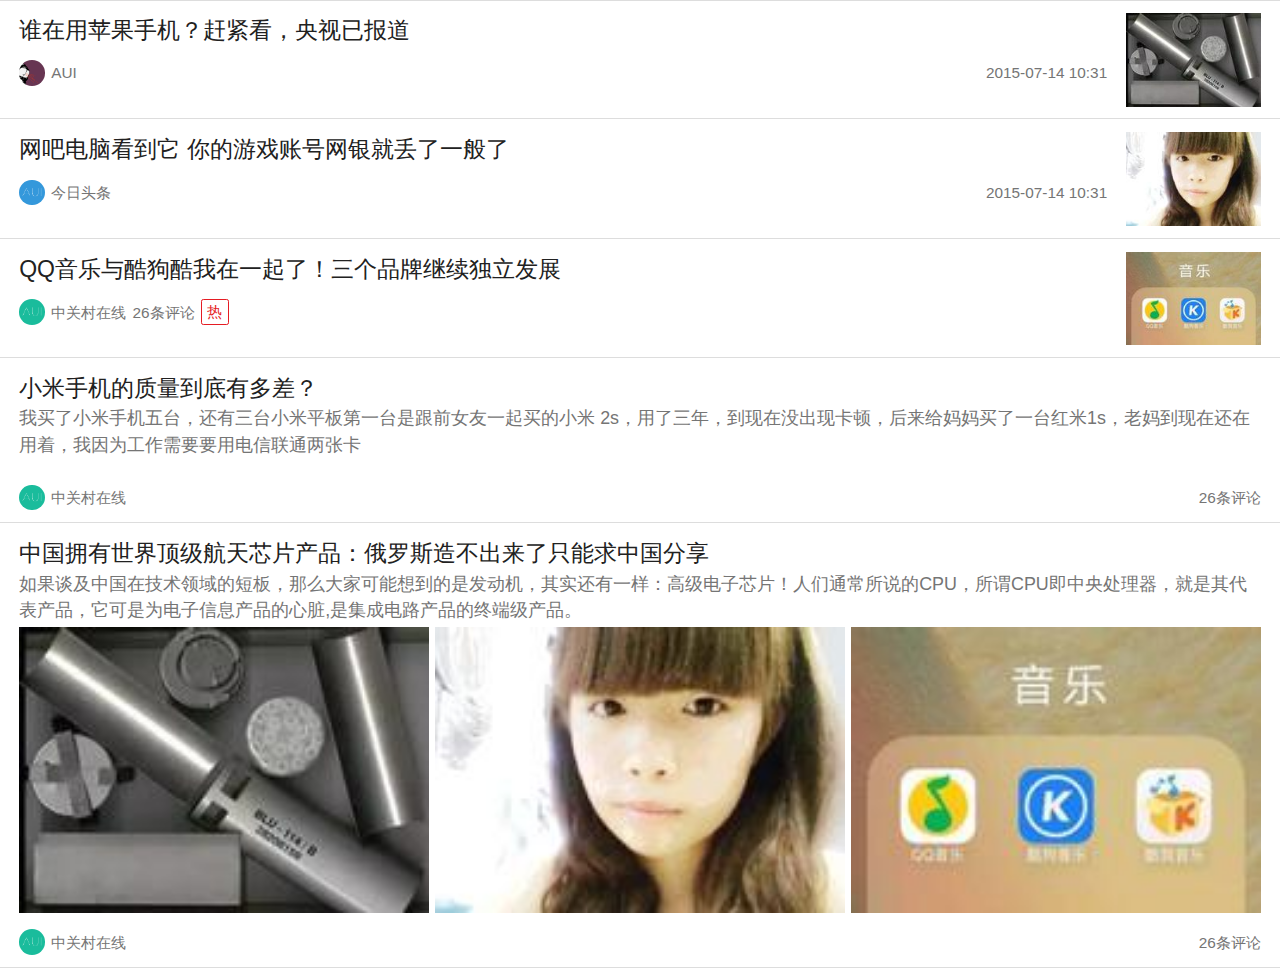
<file: AUI-框架/aui-1/aui/html/demo_news_today_frm.html>
<!DOCTYPE HTML>
<html>
<head>
    <meta charset="utf-8">
    <meta name="viewport" content="maximum-scale=1.0,minimum-scale=1.0,user-scalable=0,width=device-width,initial-scale=1.0"/>
    <meta name="format-detection" content="telephone=no,email=no,date=no,address=no">
    <title>AUI快速完成布局</title>
    <link rel="stylesheet" type="text/css" href="../css/aui.2.0.css" />
    <style type="text/css">
        .aui-list .aui-list-item-media {
            width: 6rem;
        }
    </style>
</head>
<body>
    <div class="aui-content">
        <ul class="aui-list aui-media-list">
            <li class="aui-list-item">
                <div class="aui-media-list-item-inner">
                    <div class="aui-list-item-inner">
                        <div class="aui-list-item-text">
                            <div class="aui-list-item-title aui-font-size-18">谁在用苹果手机？赶紧看，央视已报道</div>
                        </div>
                        <div class="aui-info aui-padded-b-0">
                            <div class="aui-info-item aui-font-size-12">
                                <img src="../image/liulangnan.png" style="width:1rem" class="aui-img-round" /><span class="aui-margin-l-5">AUI</span>
                                </div>
                            <div class="aui-info-item aui-font-size-12">2015-07-14 10:31</div>
                        </div>
                    </div>
                    <div class="aui-list-item-media">
                        <img src="../image/demo/1.jpeg">
                    </div>
                </div>
            </li>
            <li class="aui-list-item">
                <div class="aui-media-list-item-inner">
                    <div class="aui-list-item-inner">
                        <div class="aui-list-item-text">
                            <div class="aui-list-item-title aui-font-size-18">网吧电脑看到它 你的游戏账号网银就丢了一般了</div>
                        </div>
                        <div class="aui-info aui-padded-b-0">
                            <div class="aui-info-item aui-font-size-12">
                                <img src="../image/demo2.png" style="width:1rem" class="aui-img-round" /><span class="aui-margin-l-5">今日头条</span>
                                </div>
                            <div class="aui-info-item aui-font-size-12">2015-07-14 10:31</div>
                        </div>
                    </div>
                    <div class="aui-list-item-media">
                        <img src="../image/demo/2.jpeg">
                    </div>
                </div>
            </li>
            <li class="aui-list-item">
                <div class="aui-media-list-item-inner">
                    <div class="aui-list-item-inner">
                        <div class="aui-list-item-text">
                            <div class="aui-list-item-title aui-font-size-18">QQ音乐与酷狗酷我在一起了！三个品牌继续独立发展</div>
                        </div>
                        <div class="aui-info aui-padded-b-0">
                            <div class="aui-info-item aui-font-size-12">
                                <img src="../image/demo1.png" style="width:1rem" class="aui-img-round" />
                                <span class="aui-margin-l-5">中关村在线</span>
                                <span class="aui-margin-l-5">26条评论</span>
                                <span class="aui-label aui-label-danger aui-label-outlined aui-margin-l-5">热</span>
                            </div>
                        </div>
                    </div>
                    <div class="aui-list-item-media">
                        <img src="../image/demo/3.jpeg">
                    </div>
                </div>
            </li>

            <li class="aui-list-item">
                <div class="aui-media-list-item-inner">
                    <div class="aui-list-item-inner">
                        <div class="aui-list-item-title aui-font-size-18">小米手机的质量到底有多差？</div>
                        <div class="aui-list-item-text">
                            <p class="aui-ellipsis-2">我买了小米手机五台，还有三台小米平板​第一台是跟前女友一起买的小米 2s，用了三年，到现在没出现卡顿，后来给妈妈买了一台红米1s，老妈到现在还在用着，我因为工作需要要用电信联通两张卡</p>
                        </div>
                    </div>
                </div>
                <div class="aui-info">
                    <div class="aui-info-item aui-font-size-12">
                        <img src="../image/demo1.png" style="width:1rem" class="aui-img-round" />
                        <span class="aui-margin-l-5">中关村在线</span>
                    </div>
                    <div class="aui-info-item aui-font-size-12">26条评论</div>
                </div>
            </li>
            <li class="aui-list-item">
                <div class="aui-list-item-inner">
                    <div class="aui-list-item-title aui-font-size-18">中国拥有世界顶级航天芯片产品：俄罗斯造不出来了只能求中国分享</div>
                    <p class="aui-ellipsis-2">如果谈及中国在技术领域的短板，那么大家可能想到的是发动机，其实还有一样：高级电子芯片！人们通常所说的CPU，所谓CPU即中央处理器，就是其代表产品，它可是为电子信息产品的心脏,是集成电路产品的终端级产品。</p>
                    <div class="aui-row aui-row-padded aui-margin-t-5">
                        <div class="aui-col-xs-4">
                            <img src="../image/demo/1.jpeg"/>
                        </div>
                        <div class="aui-col-xs-4">
                            <img src="../image/demo/2.jpeg" />
                        </div>
                        <div class="aui-col-xs-4">
                            <img src="../image/demo/3.jpeg" />
                        </div>
                    </div>
                </div>
                <div class="aui-info  aui-padded-t-0 aui-padded-r-15">
                    <div class="aui-info-item aui-font-size-12">
                        <img src="../image/demo1.png" style="width:1rem" class="aui-img-round" />
                        <span class="aui-margin-l-5">中关村在线</span>
                    </div>
                    <div class="aui-info-item aui-font-size-12">26条评论</div>
                </div>
            </li>
        </ul>
    </div>
</body>
<script type="text/javascript" src="../script/api.js" ></script>
<script type="text/javascript">
</script>
</html>
</file>
<file: AUI-框架/aui-1/aui/css/aui.2.0.css>
/*
 * =========================================================================
 * APIClud - AUI UI 框架    流浪男  QQ：343757327  http://www.auicss.com
 * Verson 2.0.0
 * =========================================================================
 */
 /*初始化类*/
@charset "UTF-8";
html{
	font-family: sans-serif;
	font-size: 20px;
}
html,body {
	-webkit-touch-callout:none;
	-webkit-text-size-adjust:none;
	-webkit-tap-highlight-color:rgba(0, 0, 0, 0);
	-webkit-user-select:none;
	width: 100%;
}
body {
	line-height: 1.5;
	font-size: 0.8rem;
	color: #212121;
	background-color: #f5f5f5;
	outline: 0;
}
html,body,header,section,footer,div,ul,ol,li,img,a,span,em,del,legend,center,strong,var,fieldset,form,label,dl,dt,dd,cite,input,hr,time,mark,code,figcaption,figure,textarea,h1,h2,h3,h4,h5,h6,p{
	margin:0;
	border:0;
	padding:0;
	font-style:normal;
}
* {
	-webkit-box-sizing: border-box;
	      	box-sizing: border-box;
	-webkit-user-select: none;
	-webkit-tap-highlight-color: transparent;
	outline: none;
}
@media only screen and (min-width: 400px) {
	html {
		font-size: 21.33333333px !important;
	}
}
@media only screen and (min-width: 414px) {
	html {
		font-size: 21px !important;
	}
}
@media only screen and (min-width: 480px) {
	html {
		font-size: 25.6px !important;
	}
}
ul, li {
	list-style: none;
}
p {
	font-size: 0.7rem;
	color: #757575;
}
a {
	color: #0062cc;
	text-decoration: none;
	background-color: transparent;
}
a:hover {
	outline: 0;
}
textarea {
	overflow: hidden;
	resize: none;
}
button {
	overflow: visible;
}
button,select {
	text-transform: none;
}
button,input,select,textarea {
	font: inherit;
	color: inherit;
}
/*自动隐藏文字*/
.aui-ellipsis-1 {
	overflow: hidden;
	white-space: nowrap;
	text-overflow: ellipsis;
}
.aui-ellipsis-2 {
	display: -webkit-box;
	overflow: hidden;
	text-overflow: ellipsis;
	word-wrap: break-word;
	white-space: normal !important;
	-webkit-line-clamp: 2;
	-webkit-box-orient: vertical;
}
/*水平线*/
.aui-hr {
	width: 100%;
	position: relative;
	height: 1px;
}
.aui-hr:after {
	height: 1px;
    background-color: #dddddd;
    display: block;
    content: '';
    position: absolute;
    top: auto;
    right: auto;
    bottom: 0;
    left: 0;
    width: 100%;
    -webkit-transform-origin: 50% 100%;
            transform-origin: 50% 100%;
    pointer-events: none;
}
@media only screen and (-webkit-min-device-pixel-ratio: 1.5) {
    .aui-hr:after {
        -webkit-transform: scaleY(1);
                transform: scaleY(1);
    }
}
@media only screen and (-webkit-min-device-pixel-ratio: 2) {
    .aui-hr:after {
        -webkit-transform: scaleY(0.5);
                transform: scaleY(0.5);
    }
}
@media only screen and (-webkit-min-device-pixel-ratio: 3) {
    .aui-hrafter {
        -webkit-transform: scaleY(0.333);
                transform: scaleY(0.333);
    }
}
/*内外边距类*/
.aui-padded-t-0 {
	padding-top: 0 !important;
}
.aui-padded-t-5 {
	padding-top: 0.25rem !important;
}
.aui-padded-t-10 {
	padding-top: 0.5rem !important;
}
.aui-padded-t-15 {
	padding-top: 0.75rem !important;
}
.aui-padded-b-0 {
	padding-bottom: 0 !important;
}
.aui-padded-b-5 {
	padding-bottom: 0.25rem !important;
}
.aui-padded-b-10 {
	padding-bottom: 0.5rem !important;
}
.aui-padded-b-15 {
	padding-bottom: 0.75rem !important;
}
.aui-padded-l-0 {
	padding-left: 0 !important;
}
.aui-padded-l-5 {
	padding-left: 0.25rem !important;
}
.aui-padded-l-10 {
	padding-left: 0.5rem !important;
}
.aui-padded-l-15 {
	padding-left: 0.75rem !important;
}
.aui-padded-r-0 {
	padding-right: 0 !important;
}
.aui-padded-r-5 {
	padding-right: 0.25rem !important;
}
.aui-padded-r-10 {
	padding-right: 0.5rem !important;
}
.aui-padded-r-15 {
	padding-right: 0.75rem !important;
}
.aui-margin-t-0 {
	margin-top: 0.25rem !important;
}
.aui-margin-t-5 {
	margin-top: 0 !important;
}
.aui-margin-t-10 {
	margin-top: 0.5rem !important;
}
.aui-margin-t-15 {
	margin-top: 0.75rem !important;
}
.aui-margin-b-0 {
	margin-bottom: 0 !important;
}
.aui-margin-b-5 {
	margin-bottom: 0.25rem !important;
}
.aui-margin-b-10 {
	margin-bottom: 0.5rem !important;
}
.aui-margin-b-15 {
	margin-bottom: 0.75rem !important;
}
.aui-margin-l-0 {
	margin-left: 0 !important;
}
.aui-margin-l-5 {
	margin-left: 0.25rem !important;
}
.aui-margin-l-10 {
	margin-left: 0.5rem !important;
}
.aui-margin-l-15 {
	margin-left: 0.75rem !important;
}
.aui-margin-r-0 {
	margin-right: 0 !important;
}
.aui-margin-r-5 {
	margin-right: 0.25rem !important;
}
.aui-margin-r-10 {
	margin-right: 0.5rem !important;
}
.aui-margin-r-15 {
	margin-right: 0.75rem !important;
}
.aui-clearfix {
	clear: both;
}
.aui-clearfix:before {
	display: table;
	content: " ";
}
.aui-clearfix:after {
	clear: both;
}
/*文字对齐*/
.aui-text-left {
	text-align: left !important;
}
.aui-text-center {
	text-align: center !important;
}
.aui-text-justify {
	text-align: justify !important;
}
.aui-text-right {
	text-align: right !important;
}
/*文字、背景颜色*/
h1,h2,h3,h4,h5,h6 {
	font-weight: 400;
}
h1 {
	font-size: 1.2rem;
}
h2 {
	font-size: 1rem;
}
h3 {
	font-size: 0.8rem;
}
h4 {
	font-size: 0.7rem;
}
h5 {
	font-size: 0.7rem;
	font-weight: normal;
	color: #757575;
}
h6 {
	font-size: 0.7rem;
	font-weight: normal;
	color: #757575;
}
h1 small,h2 small,h3 small,h4 small {
	font-weight: normal;
	line-height: 1;
	color: #757575;
}
h5 small,h6 small {
	font-weight: normal;
	line-height: 1;
	color: #757575;
}
h1 small,h2 small,h3 small {
	font-size: 65%;
}
h4 small,h5 small,h6 small {
	font-size: 75%;
}
.aui-font-size-12 {
	font-size: 0.6rem !important;
}
.aui-font-size-14 {
	font-size: 0.7rem !important;
}
.aui-font-size-16 {
	font-size: 0.8rem !important;
}
.aui-font-size-18 {
	font-size: 0.9rem !important;
}
.aui-font-size-20 {
	font-size: 1rem !important;
}
.aui-text-default {
	color: #212121 !important;
}
.aui-text-primary {
	color: #00bcd4 !important;
}
.aui-text-success {
	color: #009688 !important;
}
.aui-text-info {
	color: #03a9f4 !important;
}
.aui-text-warning {
	color: #ffc107 !important;
}
.aui-text-danger {
	color: #e51c23 !important;
}
.aui-text-pink {
	color: #e91e63 !important;
}
.aui-text-purple {
	color: #673ab7 !important;
}
.aui-text-indigo {
	color: #3f51b5 !important;
}
.aui-bg-default {
	background-color: #f5f5f5 !important;
}
.aui-bg-primary {
	background-color: #00bcd4 !important;
}
.aui-bg-success {
	background-color: #009688 !important;
}
.aui-bg-info {
	background-color: #03a9f4 !important;
}
.aui-bg-warning {
	background-color: #f1c40f !important;
}
.aui-bg-danger {
	background-color: #e51c23 !important;
}
.aui-bg-pink {
	background-color: #e91e63 !important;
}
.aui-bg-purple {
	background-color: #673ab7 !important;
}
.aui-bg-indigo {
	background-color: #3f51b5 !important;
}
/*警告、成功颜色*/
.aui-warning,
.aui-warning label,
.aui-warning .aui-input,
.aui-warning .aui-iconfont {
	color: #e51c23 !important;
}
.aui-success,
.aui-success label,
.aui-success .aui-input,
.aui-success .aui-iconfont {
	color: #009688 !important;
}
/*对齐,显示，隐藏等*/
.aui-pull-right {
	float: right !important;
}
.aui-pull-left {
	float: left !important;
}
.aui-hide {
	display: none !important;
}
.aui-show {
	display: block !important;
}
.aui-invisible {
	visibility: hidden;
}
.aui-inline {
	display: inline-block;
	vertical-align: top;
}
.aui-mask {
    position: fixed;
    width: 100%;
    height: 100%;
    top: 0;
    left: 0;
    background: rgba(0, 0, 0, 0.3);
    opacity: 0;
    z-index: 8;
    visibility: hidden;
    -webkit-transition-duration: 300ms;
          	transition-duration: 300ms;
}
.aui-mask.aui-mask-in {
	visibility: visible;
  	opacity: 1;
}
.aui-mask.aui-mask-out {
	opacity: 0;
}
img.aui-img-round {
	border-radius: 50%;
}
/*基本容器*/
.aui-content {
	-webkit-overflow-scrolling: touch;
}
.aui-content-padded {
  	margin: 0.75rem;
  	position: relative;
  	-webkit-overflow-scrolling: touch;
}
.aui-content-padded .aui-list:before {
    height: 0;
}
.aui-content-padded .aui-list:after {
    height: 0;
}
/*栅格类*/
.aui-row {
	overflow: hidden;
	margin: 0;
}
.aui-row-padded {
	margin-left: -0.125rem;
	margin-right: -0.125rem;
}
.aui-row-padded [class*=aui-col-xs-] {
	padding: 0.125rem;
}
.aui-col-xs-1,.aui-col-xs-2,.aui-col-xs-3,.aui-col-xs-4,.aui-col-xs-5,.aui-col-xs-6,.aui-col-xs-7,.aui-col-xs-8,.aui-col-xs-9,.aui-col-xs-10,.aui-col-xs-11,.aui-col-xs-5 {
	position: relative;
	float: left;
}
.aui-col-xs-12 {
	width: 100%;
	position: relative;
}
.aui-col-xs-11 {
	width: 91.66666667%;
}
.aui-col-xs-10 {
	width: 83.33333333%;
}
.aui-col-xs-9 {
	width: 75%;
}
.aui-col-xs-8 {
	width: 66.66666667%;
}
.aui-col-xs-7 {
	width: 58.33333333%;
}
.aui-col-xs-6 {
	width: 50%;
}
.aui-col-xs-5 {
	width: 41.66666667%;
}
.aui-col-xs-4 {
	width: 33.33333333%;
}
.aui-col-xs-3 {
	width: 25%;
}
.aui-col-xs-2 {
	width: 16.66666667%;
}
.aui-col-xs-1 {
	width: 8.33333333%;
}
.aui-col-5 {
	width: 20%;
}
/*标签*/
.aui-label {
	display: inline-block;
	padding: 0.3em 0.35em;
	font-size: 0.6rem;
	line-height: 1;
	color: #616161;
    background-color: #e0e0e0;
	text-align: center;
	white-space: nowrap;
	vertical-align: baseline;
	border-radius: 0.15em;
}
.aui-label-primary {
	color: #ffffff;
	background-color: #00bcd4;
}
.aui-label-success {
	color: #ffffff;
	background-color: #009688;
}
.aui-label-info {
  color: #ffffff;
  background-color: #03a9f4;
}
.aui-label-warning {
	color: #ffffff;
	background-color: #ffc107;
}
.aui-label-danger {
	color: #ffffff;
	background-color: #e51c23;
}
.aui-label-outlined {
	border: 1px solid #d9d9d9;
	background-color: transparent;
}
.aui-label-outlined.aui-label-primary {
	color: #00bcd4;
	border-color: #00bcd4;
}
.aui-label-outlined.aui-label-success {
	color: #009688;
	border-color: #009688;
}
.aui-label-outlined.aui-label-info {
  	color: #03a9f4;
  	border-color: #03a9f4;
}
.aui-label-outlined.aui-label-warning {
	color: #ffc107;
	border-color: #ffc107;
}
.aui-label-outlined.aui-label-danger {
	color: #e51c23;
	border-color: #e51c23;
}
.aui-label .aui-iconfont {
	font-size: 0.6rem;
}
/*角标*/
.aui-badge {
	display: inline-block;
	width: auto;
	text-align: center;
	min-width: 0.8rem;
	height: 0.8rem;
    line-height: 0.8rem;
    padding: 0 0.2rem;
    font-size: 0.6rem;
    color: #ffffff;
    background-color: #ff2600;
    border-radius: 0.4rem;
    position: absolute;
    top: 0.2rem;
    left: 60%;
    z-index: 99;
}
.aui-dot {
	display: inline-block;
    width: 0.4rem;
    height: 0.4rem;
    background: #ff2600;
    border-radius: 0.5rem;
    position: absolute;
    top: 0.3rem;
    right: 20%;
    z-index: 99;
}
/*按钮样式*/
button, .aui-btn {
	position: relative;
	display: inline-block;
	font-size: 0.7rem;
	font-weight: 400;
	font-family: inherit;
	text-decoration: none;
	text-align: center;
	margin: 0;
	background: #e0e0e0;
	padding: 0.25rem 0.6rem;
	border-radius: 0.2rem;
	-webkit-box-sizing: border-box;
			box-sizing: border-box;
	white-space: nowrap;
	vertical-align: middle;
	cursor: pointer;
	touch-action: manipulation;
	-webkit-user-select: none;
	      	user-select: none;
}
.aui-btn:active {
	color: #212121;
	background-color: #bdbdbd;
}
.aui-btn-primary {
	color: #ffffff;
	background-color: #00bcd4;
}
.aui-btn-primary.aui-active, .aui-btn-primary:active {
	color: #ffffff;
	background-color: #00acc1;
}
.aui-btn-success {
	color: #ffffff;
	background-color: #009688;
}
.aui-btn-success.aui-active, .aui-btn-success:active {
	color: #fff;
	background-color: #00897b;
}
.aui-btn-info {
	color: #ffffff !important;
	background-color: #03a9f4 !important;
}
.aui-btn-info.aui-active, .aui-btn-info:active {
	color: #fff !important;
	background-color: #039be5 !important;
}
.aui-btn-warning {
	color: #ffffff !important;
	background-color: #ffc107 !important;
}
.aui-btn-warning.aui-active, .aui-btn-warning:active {
	color: #ffffff !important;
	background-color: #ffb300 !important;
}
.aui-btn-danger {
	color: #ffffff !important;
	background-color: #e51c23 !important;
}
.aui-btn-danger.aui-active, .aui-btn-danger:active {
	color: #ffffff !important;
	background-color: #dd191b !important;
}
.aui-btn-block {
	display: block;
	width: 100%;
	padding: 0.6rem 0;
	margin-bottom: 0;
	font-size: 0.9rem;
}
.aui-btn-block.aui-btn-sm {
	padding: 0.4rem 0;
	font-size: 0.7rem;
}
.aui-btn .aui-iconfont, .aui-btn-block .aui-iconfont {
	margin-right: 0.3rem;
}
.aui-btn .aui-badge, .aui-btn-block .aui-badge {
	margin-left: 0.3rem;
}
.aui-btn-outlined {
	background: transparent !important;
	border: 1px solid #bdbdbd;
}
.aui-btn-outlined:active {
	background: transparent !important;
}
.aui-btn-default.aui-btn-outlined {
	color: #bdc3c7 !important;
	border: 1px solid #dcdcdc !important;
}
.aui-btn-primary.aui-btn-outlined {
	color: #00bcd4 !important;
	border: 1px solid #00bcd4 !important;
}
.aui-btn-success.aui-btn-outlined {
	color: #009688 !important;
	border: 1px solid #009688 !important;
}
.aui-btn-info.aui-btn-outlined {
	color: #03a9f4 !important;
	border: 1px solid #03a9f4 !important;
}
.aui-btn-warning.aui-btn-outlined {
	color: #ffc107 !important;
	border: 1px solid #ffc107 !important;
}
.aui-btn-danger.aui-btn-outlined {
	color: #e51c23 !important;
	border: 1px solid #e51c23 !important;
}
/*
*表单类\输入框\radio\checkbox
**/
input[type="text"],
input[type="password"],
input[type="search"],
input[type="email"],
input[type="tel"],
input[type="url"],
input[type="date"],
input[type="datetime-local"],
input[type="time"],
input[type="number"],
select,
textarea {
    border: none;
    background: none;
    border-radius: 0;
    box-shadow: none;
    display: block;
    padding: 0;
    margin: 0;
    width: 100%;
    min-height: 2.2rem;
    color: #424242;
    font-size: 0.8rem;
    font-family: inherit;
    box-sizing: border-box;
    -webkit-user-select: text;
            user-select: text;
    -webkit-appearance: none;
            appearance: none;
    -webkit-appearance: none;
}
input[type="search"]::-webkit-search-cancel-button {
	display: none;
}
/*列表*/
.aui-list {
    padding: 0;
    margin: 0;
    position: relative;
    font-size: 0.8rem;
}
.aui-list .aui-content {
	overflow: hidden;
}
.aui-list.aui-list-noborder:before,
.aui-list.aui-list-noborder:after {
    height: 0;
}
.aui-list:before {
    height: 1px;
    background-color: #dddddd;
    display: block;
    content: '';
    position: absolute;
    top: 0;
    left: 0;
    right: auto;
    bottom: auto;
    width: 100%;
    z-index: 2;
    -webkit-transform-origin: 50% 100%;
            transform-origin: 50% 100%;
    pointer-events: none;
}
.aui-list:after {
    height: 1px;
    background-color: #dddddd;
    display: block;
    content: '';
    position: absolute;
    top: auto;
    right: auto;
    bottom: 0;
    left: 0;
    width: 100%;
    z-index: 2;
    -webkit-transform-origin: 50% 100%;
          transform-origin: 50% 100%;
    pointer-events: none;
}
.aui-list .aui-list-header {
    margin: 0;
    padding: 0;
    list-style: none;
    display: block;
    -webkit-box-sizing: border-box;
    		box-sizing: border-box;
    background-color: #e0e0e0;
    color: #212121;
    line-height: 1;
    padding: 0.4rem;
    font-size: 0.6rem;
}
.aui-list .aui-list-item {
    list-style: none;
    margin: 0;
    padding: 0;
    padding-left: 0.75rem;
    color: #212121;
    background-color: #ffffff;
    position: relative;
    min-height: 2.2rem;
    -webkit-box-sizing: border-box;
    		box-sizing: border-box;
    display: -webkit-box;
    display: -webkit-flex;
    display: flex;
    -webkit-box-pack: justify;
    -webkit-justify-content: space-between;
    		justify-content: space-between;
}
.aui-list .aui-list-item-inner {
    position: relative;
    min-height: 2.2rem;
	padding-right: 0.75rem;
    width: 100%;
    -webkit-box-sizing: border-box;
    		box-sizing: border-box;
    display: -webkit-box;
    display: -webkit-flex;
    display: flex;
    -webkit-box-flex: 1;
    -webkit-box-pack: justify;
    -webkit-justify-content: space-between;
			justify-content: space-between;
    -webkit-box-align: center;
    -webkit-align-items: center;
			align-items: center;
}
.aui-list .aui-list-item:after {
	width: 100%;
    height: 1px;
    background-color: #dddddd;
    display: block;
    content: '';
    position: absolute;
    top: auto;
    right: auto;
    bottom: 0;
    left: 0;
    z-index: 2;
    -webkit-transform-origin: 50% 100%;
            transform-origin: 50% 100%;
    pointer-events: none;
}
.aui-list .aui-list-item:active {
    background-color: #f5f5f5;
    -webkit-transition: background-color 0.2s linear;
            transition: background-color 0.2s linear;
}
.aui-list .aui-list-item:last-child:after {
    height: 0;
}
.aui-list .aui-list-item-text {
    font-size: 0.7rem;
    color: #757575;
    position: relative;
    -webkit-box-sizing: border-box;
    		box-sizing: border-box;
    display: -webkit-box;
    display: -webkit-flex;
    display: flex;
    -webkit-box-pack: justify;
    -webkit-justify-content: space-between;
            justify-content: space-between;
    -webkit-align-items: center;
    		align-items: center;
}
.aui-list .aui-list-item-title {
    font-size: 0.8rem;
    position: relative;
    max-width: 100%;
    color: #212121;
}
.aui-list .aui-list-item-right,
.aui-list-item-title-row em {
	max-width: 50%;
	position: relative;
    font-size: 0.6rem;
    color: #757575;
    margin-left: 0.25rem;
}
.aui-list .aui-list-item-inner p {
    overflow: hidden;
}
.aui-list .aui-list-media-list {
    -webkit-box-orient: vertical;
    -webkit-box-direction: normal;
    -webkit-flex-direction: column;
            flex-direction: column;
}
.aui-media-list-item-inner {
	-webkit-box-sizing: border-box;
			box-sizing: border-box;
    display: -webkit-box;
    display: -webkit-flex;
    display: flex;
}
.aui-media-list .aui-list-item {
	display: block;
}
.aui-media-list .aui-list-item-inner {
	display: block;
	padding-top: 0.5rem;
    padding-bottom: 0.5rem;
}
.aui-media-list-item-inner + .aui-info {
	margin-right: 0.75rem;
}
.aui-list .aui-list-item-media {
	width: 4.5rem;
	position: relative;
    padding: 0.5rem 0;
    padding-right: 0.75rem;
    display: inherit;
    -webkit-flex-shrink: 0;
    		flex-shrink: 0;
    -webkit-flex-wrap: nowrap;
    		flex-wrap: nowrap;
    -webkit-box-align: center;
    -webkit-align-items: flex-start;
            align-items: flex-start;
}
.aui-list .aui-list-item-media img {
	width: 100%;
    display: block;
}
.aui-list .aui-list-item-media-list {
	margin-top: 0.25rem;
	padding-right: 0;
	display: block;
}
.aui-list.aui-media-list [class*=aui-col-xs-] img{
    max-width: 100%;
    width: 100%;
    display: block;
}
.aui-list-item-middle .aui-list-item-inner:after {
	display: block;
}
.aui-list .aui-list-item-middle > .aui-list-item-media,
.aui-list .aui-list-item-middle > .aui-list-item-inner,
.aui-list .aui-list-item-middle > * {
    -webkit-box-align: center;
    		box-align: center;
    -webkit-align-items: center;
    		align-items: center;
}
.aui-list .aui-list-item-center > .aui-list-item-media,
.aui-list .aui-list-item-center > .aui-list-item-inner,
.aui-list .aui-list-item-center {
    -webkit-box-pack: center;
    -webkit-justify-content: center;
        	justify-content: center;
}
.aui-list .aui-list-item i.aui-iconfont {
    -webkit-align-self: center;
            align-self: center;
    font-size: 0.8rem;
}
.aui-list-item-inner.aui-list-item-arrow {
    overflow: hidden;
    padding-right: 1.5rem;
}
.aui-list-item-arrow:before {
    content: '';
    width: 0.4rem;
    height: 0.4rem;
    position: absolute;
    top: 50%;
    right: 0.75rem;
    margin-top: -0.2rem;
    background: transparent;
    border: 1px solid #dddddd;
    border-top: none;
    border-right: none;
    z-index: 2;
    -webkit-border-radius: 0;
            border-radius: 0;
    -webkit-transform: rotate(-135deg);
            transform: rotate(-135deg);
}
.aui-list-item.aui-list-item-arrow {
    padding-right: 0.75rem;
}
.aui-list label {
    line-height: 1.3rem;
}
.aui-list.aui-form-list .aui-list-item:active {
	background-color: #ffffff;
}
.aui-list.aui-form-list .aui-list-item-inner {
	-webkit-box-sizing: border-box;
    		box-sizing: border-box;
    display: -webkit-box;
    display: -webkit-flex;
    display: flex;
	padding: 0;
}
.aui-list .aui-list-item-label,
.aui-list .aui-list-item-label-icon {
	color: #212121;
    width: 35%;
    min-width: 1.5rem;
    margin: 0;
    padding: 0;
    padding-right: 0.25rem;
    line-height: 2.2rem;
    position: relative;
    overflow: hidden;
    white-space: nowrap;
    max-width: 100%;
    -webkit-box-sizing: border-box;
    		box-sizing: border-box;
    display: -webkit-box;
    display: -webkit-flex;
    display: flex;
    -webkit-align-items: center;
            align-items: center;
}
.aui-list .aui-list-item-label-icon {
    width: auto;
    padding-right: 0.75rem;
}
.aui-list .aui-list-item-input {
    width: 100%;
    padding: 0;
    padding-right: 0.75rem;
    -webkit-box-flex: 1;
            box-flex: 1;
    -webkit-flex-shrink: 1;
            flex-shrink: 1;
}
.aui-list.aui-select-list .aui-list-item:active {
	background-color: #ffffff;
}
.aui-list.aui-select-list .aui-list-item-inner {
    display: block;
    padding-top: 0.5rem;
    padding-bottom: 0.5rem;
    -webkit-align-self: stretch;
    		align-self: stretch;
}
.aui-list.aui-select-list .aui-list-item-label {
	width: auto;
	min-width: 2.2rem;
    padding: 0.5rem 0;
    padding-right: 0.75rem;
}
.aui-list.aui-form-list .aui-list-item-btn {
	padding: 0.75rem 0.75rem 0.75rem 0;
}
.aui-list.aui-list-in .aui-list-item {
    overflow-x: hidden;
}
.aui-list.aui-list-in .aui-list-item:after {
    left: 0.75rem;
}
.aui-list.aui-list-in .aui-list-item:last-child:after {
    height: 0;
}
.aui-list.aui-list-in .aui-list-item:after {
	height: 0;
}
.aui-list.aui-list-in.aui-media-list .aui-list-item-inner.aui-list-item-arrow {
	padding-right: 1.5rem;
}
.aui-list.aui-list-in .aui-list-item-inner:after {
	width: 100%;
    height: 1px;
    background-color: #dddddd;
    display: block;
    content: '';
    position: absolute;
    top: auto;
    right: auto;
    bottom: 0;
    left: 0;
    -webkit-transform-origin: 50% 100%;
            transform-origin: 50% 100%;
}
.aui-list.aui-list-in .aui-list-item:last-child > .aui-list-item-inner:after {
	height: 0;
}
.aui-list textarea {
    overflow: auto;
    margin: 0.5rem 0;
    height: 3rem;
    line-height: 1rem;
    resize: none;
}
.aui-list .aui-list-item-right .aui-badge,
.aui-list .aui-list-item-right .aui-dot {
	display: inherit;
}
@media only screen and (-webkit-min-device-pixel-ratio: 1.5) {
    .aui-list:before,
    .aui-list:after,
    .aui-list-item:after,
    .aui-list.aui-list-in .aui-list-item-inner:after {
        -webkit-transform: scaleY(1);
                transform: scaleY(1);
    }
}
@media only screen and (-webkit-min-device-pixel-ratio: 2) {
    .aui-list:before,
    .aui-list:after,
    .aui-list-item:after,
    .aui-list.aui-list-in .aui-list-item-inner:after {
        -webkit-transform: scaleY(0.5);
                transform: scaleY(0.5);
    }
}
@media only screen and (-webkit-min-device-pixel-ratio: 3) {
    .aui-list:before,
    .aui-list:after,
    .aui-list-item:after,
    .aui-list.aui-list-in .aui-list-item-inner:after {
        -webkit-transform: scaleY(0.333);
                transform: scaleY(0.333);
    }
}
/*tab切换类*/
.aui-tab {
    display: -webkit-box;
    display: -webkit-flex;
    display: flex;
    -webkit-flex-wrap: nowrap;
            flex-wrap: nowrap;
    -webkit-align-self: center;
            align-self: center;
    position: relative;
}
.aui-tab-item {
    width: 100%;
    height: 2.2rem;
    line-height: 2.2rem;
    position: relative;
    overflow: hidden;
    font-size: 0.7rem;
    text-align: center;
    color: #212121;
    background-color: #ffffff;
    margin-left: -1px;
    -webkit-box-flex: 1;
            box-flex: 1;
}
.aui-tab-item.aui-active {
    color: #039be5;
    border-bottom: 2px solid #039be5;
    z-index: 100;
}
.aui-tab:after {
    content: '';
    position: absolute;
    left: 0;
    bottom: 0;
    right: auto;
    top: auto;
    height: 1px;
    width: 100%;
    background-color: #dddddd;
    display: block;
    z-index: 2;
    -webkit-transform-origin: 50% 100%;
    transform-origin: 50% 100%;
}
@media only screen and (-webkit-min-device-pixel-ratio: 1.5) {
    .aui-tab:after {
        -webkit-transform: scaleY(1);
                transform: scaleY(1);
    }
}
@media only screen and (-webkit-min-device-pixel-ratio: 2) {
    .aui-tab:after {
        -webkit-transform: scaleY(0.5);
                transform: scaleY(0.5);
    }
}
@media only screen and (-webkit-min-device-pixel-ratio: 3) {
    .aui-tab:after {
        -webkit-transform: scaleY(0.333);
                transform: scaleY(0.333);
    }
}
/*卡片列表布局*/
.aui-card-list {
	position: relative;
    margin-bottom: 0.75rem;
    background: #ffffff;
}
.aui-card-list-header,
.aui-card-list-footer {
	position: relative;
	min-height: 2.2rem;
    padding: 0.5rem 0.75rem;
    -webkit-box-sizing: border-box;
    		box-sizing: border-box;
    display: -webkit-box;
    display: -webkit-flex;
    display: flex;
    -webkit-box-pack: justify;
    -webkit-justify-content: space-between;
    		justify-content: space-between;
    -webkit-box-align: center;
    -webkit-align-items: center;
    		align-items: center;
}
.aui-card-list-header {
	font-size: 0.8rem;
	color: #212121;
}
.aui-card-list-header.aui-card-list-user {
	display: block;
}
.aui-card-list-user-avatar {
	width: 2rem;
	float: left;
	margin-right: 0.5rem;
}
.aui-card-list-user-avatar img {
	width: 100%;
	display: block;
}
.aui-card-list-user-name {
	color: #212121;
	position: relative;
	font-size: 0.7rem;
	-webkit-box-sizing: border-box;
			box-sizing: border-box;
    display: -webkit-box;
    display: -webkit-flex;
    display: flex;
    -webkit-box-pack: justify;
    -webkit-justify-content: space-between;
    		justify-content: space-between;
    -webkit-box-align: center;
    -webkit-align-items: center;
    		align-items: center;
}
.aui-card-list-user-name > *,
.aui-card-list-user-name small {
	position: relative;
}
.aui-card-list-user-name small {
	color: #757575;
}
.aui-card-list-user-info {
	color: #757575;
	font-size: 0.6rem;
}
.aui-card-list-content {
	position: relative;
}
.aui-card-list-content-padded {
	position: relative;
	padding: 0.5rem 0.75rem;
}
.aui-card-list-content,
.aui-card-list-content-padded {
	font-size: 0.7rem;
	color: #212121;
}
.aui-card-list-content img,
.aui-card-list-content-padded img {
	width: 100%;
	display: block;
}
.aui-card-list-footer {
	font-size: 0.7rem;
	color: #757575;
}
.aui-card-list-footer > * {
	position: relative;
}
.aui-card-list-footer.aui-text-center {
	display: -webkit-box;
    display: -webkit-flex;
    display: flex;
	-webkit-box-pack: center;
    box-pack: center;
    -webkit-justify-content: center;
    justify-content: center;
}
.aui-card-list-footer .aui-iconfont {
	font-size: 0.9rem;
}
/*宫格布局*/
.aui-grid {
	width: 100%;
	background-color: #ffffff;
	display: table;
	table-layout: fixed;
}
.aui-grid [class*=aui-col-] {
	display: table-cell;
	position: relative;
    text-align: center;
    vertical-align: middle;
    padding: 1rem 0;
}
.aui-grid [class*=aui-col-xs-]:active {
	background-color: #f5f5f5;
}
.aui-grid .aui-iconfont {
	position: relative;
    z-index: 20;
    top: 0;
    height: 1.4rem;
    font-size: 1.4rem;
    line-height: 1.4rem;
}
.aui-grid .aui-grid-label {
	display: block;
    font-size: 0.7rem;
    position: relative;
    margin-top: 0.25rem;
}
.aui-grid .aui-badge {
	position: absolute;
    top: 0.5rem;
    left: 60%;
    z-index: 99;
}
.aui-grid .aui-dot {
	position: absolute;
    top: 0.5rem;
    right: 20%;
    z-index: 99;
}
/*单选、多选、开关*/
.aui-radio,
.aui-checkbox {
    width: 1.2rem;
    height: 1.2rem;
    background-color: #ffffff;
    border: solid 1px #dddddd;
    -webkit-border-radius: 0.6rem;
    border-radius: 0.6rem;
    font-size: 0.8rem;
    margin: 0;
    padding: 0;
    position: relative;
    display: inline-block;
    vertical-align: top;
    cursor: default;
    -webkit-appearance: none;
    -webkit-user-select: none;
            user-select: none;
    -webkit-transition: background-color ease 0.1s;
            transition: background-color ease 0.1s;
}
.aui-checkbox {
    border-radius: 0.1rem;
}
.aui-radio:checked,
.aui-radio.aui-checked,
.aui-checkbox:checked,
.aui-checkbox.aui-checked {
    background-color: #03a9f4;
    border: solid 1px #03a9f4;
    text-align: center;
    background-clip: padding-box;
}
.aui-radio:checked:before,
.aui-radio.aui-checked:before,
.aui-checkbox:checked:before,
.aui-checkbox.aui-checked:before,
.aui-radio:checked:after,
.aui-radio.aui-checked:after,
.aui-checkbox:checked:after,
.aui-checkbox.aui-checked:after {
    content: '';
    width: 0.5rem;
    height: 0.3rem;
    position: absolute;
    top: 50%;
    left: 50%;
    margin-left: -0.25rem;
    margin-top: -0.25rem;
    background: transparent;
    border: 1px solid #ffffff;
    border-top: none;
    border-right: none;
    z-index: 2;
    -webkit-border-radius: 0;
            border-radius: 0;
    -webkit-transform: rotate(-45deg);
            transform: rotate(-45deg);
}
.aui-radio:disabled,
.aui-radio.aui-disabled,
.aui-checkbox:disabled,
.aui-checkbox.aui-disabled {
    background-color: #dddddd;
    border: solid 1px #dddddd;
}
.aui-radio:disabled:before,
.aui-radio.aui-disabled:before,
.aui-radio:disabled:after,
.aui-radio.aui-disabled:after,
.aui-checkbox:disabled:before,
.aui-checkbox.aui-disabled:before,
.aui-checkbox:disabled:after,
.aui-checkbox.aui-disabled:after {
    content: '';
    width: 0.5rem;
    height: 0.3rem;
    position: absolute;
    top: 50%;
    left: 50%;
    margin-left: -0.25rem;
    margin-top: -0.25rem;
    background: transparent;
    border: 1px solid #ffffff;
    border-top: none;
    border-right: none;
    z-index: 2;
    -webkit-border-radius: 0;
            border-radius: 0;
    -webkit-transform: rotate(-45deg);
            transform: rotate(-45deg);
}
.aui-switch {
    width: 2.3rem;
    height: 1.2rem;
    position: relative;
    vertical-align: top;
    border: 1px solid #dddddd;
    background-color: #dddddd;
    border-radius: 0.6rem;
    background-clip: content-box;
    display: inline-block;
    outline: none;
    -webkit-appearance: none;
            appearance: none;
    -webkit-user-select: none;
            user-select: none;
    -webkit-box-sizing: border-box;
            box-sizing: border-box;
    -webkit-background-clip: padding-box;
            background-clip: padding-box;
    -webkit-transition: all 0.2s linear;
            transition: all 0.2s linear;
}
.aui-switch:before {
    width: 1.1rem;
    height: 1.1rem;
    position: absolute;
    top: 0;
    left: 0;
    border-radius: 0.6rem;
    background-color: #fff;
    content: '';
    -webkit-transition: left 0.2s;
            transition: left 0.2s;
}
.aui-switch:checked {
    border-color: #03a9f4;
    background-color: #03a9f4;
}
.aui-switch:checked:before {
    left: 1.1rem;
}
/*导航栏*/
.aui-bar {
	position: relative;
	top: 0;
	right: 0;
	left: 0;
	z-index: 10;
	width: 100%;
	min-height: 2.25rem;
	font-size: 0.9rem;
	text-align: center;
	display: table;
}
.aui-bar-nav {
	top: 0;
	line-height: 2.25rem;
	background-color: #03a9f4;
	color: #ffffff;
}
.aui-title a {
	color: inherit;
}
.aui-bar-nav .aui-title {
	min-height: 2.25rem;
	position: absolute;
	margin: 0;
	text-align: center;
	white-space: nowrap;
	right: 5rem;
	left: 5rem;
	width: auto;
	overflow: hidden;
	text-overflow: ellipsis;
	z-index: 2;
}
.aui-bar-nav a {
	color: #ffffff;
}
.aui-bar-nav .aui-iconfont {
	position: relative;
	z-index: 20;
	font-size: 0.9rem;
	color: #ffffff;
	font-weight: 400;
	line-height: 2.25rem;
}
.aui-bar-nav .aui-pull-left {
	padding: 0 0.5rem;
	font-size: 0.8rem;
	font-weight: 400;
	z-index: 2;
	-webkit-box-sizing: border-box;
			box-sizing: border-box;
    display: -webkit-box;
    display: -webkit-flex;
    display: flex;
    -webkit-align-items: center;
            align-items: center;
}
.aui-bar-nav .aui-pull-right {
	padding: 0 0.5rem;
	font-size: 0.8rem;
	font-weight: 400;
	z-index: 2;
	-webkit-box-sizing: border-box;
			box-sizing: border-box;
    display: -webkit-box;
    display: -webkit-flex;
    display: flex;
    -webkit-align-items: center;
            align-items: center;
}
.aui-bar-nav .aui-btn {
	position: relative;
	z-index: 20;
	height: 2.25rem;
	line-height: 2.25rem;
	padding-top: 0;
	padding-bottom: 0;
	margin: 0;
	border-radius: 0.1rem;
	border-width: 0;
	background: transparent !important;
}
.aui-bar-nav .aui-btn.aui-btn-outlined {
	position: relative;
	padding: 0 0.15rem;
	margin: 0.5rem;
	height: 1.25rem;
	line-height: 1.25rem;
	border-width: 1px;
	background: transparent !important;
	border-color: #ffffff;
}
.aui-bar-nav .aui-btn:active {
	background: none;
}
.aui-bar-nav .aui-btn .aui-iconfont {
	font-size: 0.9rem;
	line-height: 1.25rem;
	padding: 0;
	margin: 0;
	color: #ffffff;
}
.aui-bar-light {
	color: #03a9f4;
	background-color: #ffffff;
}
.aui-bar-nav.aui-bar-light .aui-iconfont {
	color: #03a9f4;
}
.aui-bar-nav.aui-bar-light .aui-btn-outlined {
	border-color: #03a9f4;
}
.aui-bar-nav.aui-bar-light:after {
    height: 1px;
    background-color: #dddddd;
    display: block;
    content: '';
    position: absolute;
    top: auto;
    left: 0;
    right: auto;
    bottom: 0;
    width: 100%;
    z-index: 2;
    -webkit-transform-origin: 50% 100%;
            transform-origin: 50% 100%;
    pointer-events: none;
}
@media only screen and (-webkit-min-device-pixel-ratio: 1.5) {
    .aui-bar.aui-bar-light:after {
        -webkit-transform: scaleY(1);
                transform: scaleY(1);
    }
}
@media only screen and (-webkit-min-device-pixel-ratio: 2) {
    .aui-bar.aui-bar-light:after {
        -webkit-transform: scaleY(0.5);
                transform: scaleY(0.5);
    }
}
@media only screen and (-webkit-min-device-pixel-ratio: 3) {
    .aui-bar.aui-bar-light:after {
        -webkit-transform: scaleY(0.333);
                transform: scaleY(0.333);
    }
}
/*底部切换栏*/
.aui-bar-tab {
	position: fixed;
	top: auto;
	bottom: 0;
	table-layout: fixed;
	background-color: #ffffff;
	color: #757575;
}
.aui-bar-tab .aui-bar-tab-item {
	display: table-cell;
	position: relative;
    width: 1%;
    height: 2.5rem;
    text-align: center;
    vertical-align: middle;
}
.aui-bar-tab .aui-active {
	color: #039be5;
}
.aui-bar-tab .aui-bar-tab-item .aui-iconfont {
	position: relative;
    z-index: 20;
    top: 0.1rem;
    height: 1.2rem;
    font-size: 1rem;
    line-height: 1rem;
}
.aui-bar-tab .aui-bar-tab-label {
	display: block;
    font-size: 0.6rem;
    position: relative;
}
.aui-bar-tab .aui-badge {
    position: absolute;
    top: 0.1rem;
    left: 55%;
    z-index: 99;
}
.aui-bar-tab .aui-dot {
    position: absolute;
    top: 0.1rem;
    right: 30%;
    z-index: 99;
}
/*按钮工具栏*/
.aui-bar-btn {
	position: relative;
    font-size: 0.7rem;
    display: table;
    white-space: nowrap;
    margin: 0 auto;
    padding: 0;
    border: none;
    width: 100%;
    min-height: 1.8rem;
}
.aui-bar-btn-item {
    display: table-cell;
    position: relative;
    width: 1%;
    line-height: 1.6rem;
    text-align: center;
    vertical-align: middle;
    border-radius: 0;
    position: relative;
    border-width: 1px;
    border-style: solid;
    border-color: #03a9f4;
    border-left-width: 0;
}
.aui-bar-btn .aui-input,
.aui-bar-btn input,
.aui-bar-btn select {
	padding-left: 0.25rem;
	padding-right: 0.25rem;
    min-height: 1.8rem;
}
.aui-bar-btn-sm {
    min-height: 1.3rem;
}
.aui-bar-btn.aui-bar-btn-sm  .aui-input,
.aui-bar-btn.aui-bar-btn-sm  input,
.aui-bar-btn.aui-bar-btn-sm  select {
    min-height: 1.2rem;
}
.aui-bar-btn-sm .aui-bar-btn-item {
    line-height: 1.3rem;
    font-size: 0.6rem;
}
.aui-bar-btn-item.aui-active {
    background-color: #03a9f4;
    color: #ffffff;
}
.aui-bar-btn-item:first-child {
    border-left-width: 1px;
    border-top-left-radius: 0.2rem;
    border-bottom-left-radius: 0.2rem;
}
.aui-bar-btn-item:last-child {
    border-top-right-radius: 0.2rem;
    border-bottom-right-radius: 0.2rem;
    border-left: 0px;
}
.aui-bar-btn.aui-bar-btn-full .aui-bar-btn-item:first-child {
    border-left-width: 0;
    border-top-left-radius: 0;
    border-bottom-left-radius: 0;
}
.aui-bar-btn.aui-bar-btn-full .aui-bar-btn-item:last-child {
    border-right-width: 0;
    border-top-right-radius: 0;
    border-bottom-right-radius: 0;
}
.aui-bar-btn.aui-bar-btn-round .aui-bar-btn-item:first-child {
    border-top-left-radius: 1.5rem;
    border-bottom-left-radius: 1.5rem;
}
.aui-bar-btn.aui-bar-btn-round .aui-bar-btn-item:last-child {
    border-top-right-radius: 1.5rem;
    border-bottom-right-radius: 1.5rem;
}
.aui-bar-nav .aui-bar-btn {
	margin-top: 0.45rem;
	margin-bottom: 0.4rem;
    min-height: 1.3rem;
}
.aui-bar-nav .aui-bar-btn-item {
    line-height: 1.3rem;
    border-color: #ffffff;
}
.aui-bar-nav .aui-bar-btn-item.aui-active {
    background-color: #ffffff;
    color: #03a9f4;
}
.aui-bar-nav.aui-bar-light .aui-bar-btn-item {
    border-color: #03a9f4;
}
.aui-bar-nav.aui-bar-light .aui-bar-btn-item.aui-active {
    background-color: #03a9f4;
    color: #ffffff;
}
.aui-bar-nav > .aui-bar-btn {
	width: 50%;
}
.aui-info {
	position: relative;
    padding: 0.5rem 0;
    font-size: 0.7rem;
    color: #757575;
    background-color: transparent;
    -webkit-box-sizing: border-box;
    		box-sizing: border-box;
    display: -webkit-box;
    display: -webkit-flex;
    display: flex;
    -webkit-box-pack: justify;
    -webkit-justify-content: space-between;
    		justify-content: space-between;
    -webkit-box-align: center;
    -webkit-align-items: center;
    		align-items: center;

}
.aui-info-item {
	-webkit-box-sizing: border-box;
			box-sizing: border-box;
	display: -webkit-box;
    display: -webkit-flex;
    display: flex;
    -webkit-box-align: center;
    -webkit-align-items: center;
    		align-items: center;
}
.aui-info-item > *,
.aui-info > * {
	display: inherit;
	position: relative;
}
/*进度条*/
.aui-progress {
	width: 100%;
	height: 1rem;
	border-radius: 0.2rem;
	overflow: hidden;
	background-color: #f0f0f0;
}
.aui-progress-bar {
	float: left;
	width: 0;
	height: 100%;
	font-size: 0.6rem;
	line-height: 1rem;
	color: #ffffff;
	text-align: center;
	background-color: #03a9f4;
}
.aui-progress.sm,
.aui-progress-sm {
	height: 0.5rem;
}
.aui-progress.sm,
.aui-progress-sm,
.aui-progress.sm .aui-progress-bar,
.aui-progress-sm .aui-progress-bar {
	border-radius: 1px;
}
.aui-progress.xs,
.aui-progress-xs {
	height: 0.35rem;
}
.aui-progress.xs,
.aui-progress-xs,
.aui-progress.xs .progress-bar,
.aui-progress-xs .progress-bar {
	border-radius: 1px;
}
.aui-progress.xxs,
.aui-progress-xxs {
	height: 0.15rem;
}
.aui-progress.xxs,
.aui-progress-xxs,
.aui-progress.xxs .progress-bar,
.aui-progress-xxs .progress-bar {
	border-radius: 1px;
}
/*滑块*/
.aui-range {
    position: relative;
    display: inline-block;
}
.aui-range input[type='range']{
    height: 0.2rem;
    border: 0;
    border-radius: 2px;
    background-color: #f0f0f0;
    position: relative;
    -webkit-appearance: none !important;
}
.aui-range input[type='range']::-webkit-slider-thumb {
    width: 1.2rem;
    height: 1.2rem;
    border-radius: 50%;
    border-color: #03a9f4;
    background-color: #03a9f4;
    -webkit-appearance: none !important;
}
.aui-range .aui-range-tip {
    font-size: 1rem;
    position: absolute;
    z-index: 999;
    top: -1.5rem;
    width: 2.4rem;
    height: 1.5rem;
    line-height: 1.5rem;
    text-align: center;
    color: #666666;
    border: 1px solid #dddddd;
    border-radius: 0.3rem;
    background-color: #ffffff;
}
.aui-input-row .aui-range input[type='range'] {
	width: 90%;
	margin-left: 5%;
}
/*搜索条*/
.aui-searchbar {
    display: -webkit-box;
    -webkit-box-pack: center;
    -webkit-box-align: center;
    height: 2.2rem;
    overflow: hidden;
    position: absolute;
    top: 0;
    left: 0;
    width: 100%;
    background-color: #ebeced;
    color: #9e9e9e;
    -webkit-backface-visibility: hidden;
  			backface-visibility: hidden;
}
.aui-searchbar.focus {
    -webkit-box-pack: start;
}
.aui-searchbar-input {
    margin: 0 0.5rem;
	background-color: #ffffff;
    border-radius: 0.25rem;
    height: 1.4rem;
    line-height: 1.4rem;
    font-size: 0.7rem;
	width: 100%;
    position: relative;
    padding-left: 0.5rem;
    display: -webkit-box;
    -webkit-box-flex: 1;
}
.aui-searchbar form {
	width: 90%;
}
.aui-searchbar-input input {
    color: #666666;
    width: 100%;
    padding: 0;
    margin: 0;
    height: 1.4rem;
    min-height: 1.4rem;
    line-height: 1.4rem;
    border: 0;
    -webkit-appearance: none;
    font-size: 0.7rem;
}
.aui-searchbar input::-webkit-input-placeholder {
	color: #ccc;
}
.aui-searchbar .aui-iconfont {
    line-height: 1.4rem;
    margin-right: 0.25rem;
}
.aui-searchbar .aui-searchbar-cancel {
	font-size: 0.7rem;
	color: #666666;
	margin-right: -2.2rem;
	width: 2.2rem;
	height: 1.4rem;
	line-height: 1.4rem;
	text-align: center;
	-webkit-transition: all .3s;
	      	transition: all .3s;
}
.aui-searchbar .aui-searchbar-cancel .aui-iconfont {
	color: #666666;
}
/*信息提示条*/
.aui-tips {
    padding: 0 0.75rem;
    width: 100%;
    z-index: 99;
    height: 1.9rem;
    line-height: 1.9rem;
   	position: relative;
    background-color: rgba(0,0,0,.6);
    color: #ffffff;
    display: -webkit-box;
    display: -webkit-flex;
    display: flex;
    -webkit-box-pack: justify;
    -webkit-justify-content: space-between;
            justify-content: space-between;
    -webkit-align-items: center;
    		align-items: center;
}
.aui-tips .aui-tips-title {
	padding: 0 0.5rem;
	font-size: 0.7rem;
    position: relative;
    max-width: 100%;
}
/*toast*/
.aui-toast {
	background: rgba(0, 0, 0, 0.7);
	text-align: center;
	border-radius: 0.25rem;
	color: #ffffff;
	position: fixed;
	z-index: 3;
	top: 45%;
	left: 50%;
	width: 7.5em;
	min-height: 6em;
	margin-left: -3.75em;
	margin-top: -4rem;
	display: none;
}
.aui-toast .aui-iconfont {
	margin-top: 0.2rem;
	display: block;
	font-size: 2.6rem;
}
.aui-toast-content {
  margin: 0 0 0.75rem;
}
.aui-toast-loading {
    background-color: #ffffff;
    border-radius: 100%;
    margin: 0.75rem 0;
    -webkit-animation-fill-mode: both;
        	animation-fill-mode: both;
    border: 2px solid #ffffff;
    border-bottom-color: transparent;
    height: 2.25rem;
    width: 2.25rem;
    background: transparent !important;
    display: inline-block;
    -webkit-animation: rotate 1s 0s linear infinite;
        	animation: rotate 1s 0s linear infinite;
}
/*dialog*/
.aui-dialog {
	width: 13.5rem;
	text-align: center;
	position: fixed;
	z-index: 999;
	left: 50%;
	margin-left: -6.75rem;
	margin-top: 0;
	top: 45%;
	border-radius: 0.3rem;
	opacity: 0;
	background-color: #ffffff;
	-webkit-transform: translate3d(0, 0, 0) scale(1.2);
          	transform: translate3d(0, 0, 0) scale(1.2);
 	-webkit-transition-property: -webkit-transform, opacity;
          	transition-property: transform, opacity;
    /*display: none;*/
}
.aui-dialog-header {
    padding: 0.5rem 0.75rem 0 0.75rem;
    text-align: center;
    font-size: 1em;
    color: #212121;
}
.aui-dialog-body {
    padding: 0.75rem;
    overflow: hidden;
    font-size: 0.875em;
    color: #757575;
}
.aui-dialog-body input {
	border: 1px solid #bdbdbd;
	border-radius: 0.2rem;
	height: 1.8rem;
	line-height: 1.8rem;
	min-height: 1.8rem;
	padding-left: 0.25rem;
	padding-right: 0.25rem;
}
.aui-dialog-footer {
    position: relative;
    font-size: 1em;
    display: -webkit-box;
    display: -webkit-flex;
    display: flex;
    -webkit-box-pack: center;
	-webkit-justify-content: center;
			justify-content: center;
}
.aui-dialog-footer:after {
   	width: 100%;
    height: 1px;
    background-color: #dddddd;
    display: block;
    content: '';
    position: absolute;
    top: 0;
    right: auto;
    bottom: auto;
    left: 0;
    z-index: 2;
    -webkit-transform-origin: 50% 100%;
            transform-origin: 50% 100%;
}
.aui-dialog-btn {
	position: relative;
	display: block;
    width: 100%;
	padding: 0 0.25rem;
	height: 2.2rem;
	font-size: 0.8rem;
	line-height: 2.2rem;
	text-align: center;
	color: #0894ec;
	white-space: nowrap;
	text-overflow: ellipsis;
	overflow: hidden;
	-webkit-box-sizing: border-box;
			box-sizing: border-box;
	-webkit-box-flex: 1;
			box-flex: 1;
}
.aui-dialog-btn:after {
    width: 1px;
    height: 100%;
    background-color: #dddddd;
    display: block;
    content: '';
    position: absolute;
    top: 0;
    right: auto;
    bottom: auto;
    left: 0;
    -webkit-transform-origin: 100% 50%;
            transform-origin: 100% 50%;
}
.aui-dialog-btn:first-child:after {
    width: 0;
}
.aui-dialog.aui-dialog-in {
	opacity: 1;
	-webkit-transition-duration: 300ms;
	      transition-duration: 300ms;
	-webkit-transform: translate3d(0, 0, 0) scale(1);
	      transform: translate3d(0, 0, 0) scale(1);
}
.aui-dialog.aui-dialog-out {
	opacity: 0;
	-webkit-transition-duration: 300ms;
	      transition-duration: 300ms;
	-webkit-transform: translate3d(0, 0, 0) scale(0.815);
	      transform: translate3d(0, 0, 0) scale(0.815);
}
@media only screen and (-webkit-min-device-pixel-ratio: 1.5) {
    .aui-dialog-footer:after  {
    	-webkit-transform: scaleY(1);
                transform: scaleY(1);
    }
    .aui-dialog-btn:after  {
    	-webkit-transform: scaleX(1);
                transform: scaleX(1);
    }
}
@media only screen and (-webkit-min-device-pixel-ratio: 2) {
    .aui-dialog-footer:after {
    	-webkit-transform: scaleY(0.5);
                transform: scaleY(0.5);
    }
    .aui-dialog-btn:after {
    	-webkit-transform: scaleX(0.5);
                transform: scaleX(0.5);
    }
}
@media only screen and (-webkit-min-device-pixel-ratio: 3) {
    .aui-dialog-footer:after {
    	-webkit-transform: scaleY(0.333);
                transform: scaleY(0.333);
    }
    .aui-dialog-btn:after {
    	-webkit-transform: scaleX(0.333);
                transform: scaleX(0.333);
    }
}
/*popup*/
.aui-popup {
    padding: 0;
    margin: 0;
    background: transparent;
    position: fixed;
    height: auto;
    min-width: 7rem;
    min-height: 4.5rem;
    z-index: 999;
    opacity: 0;
    display: none;
    -webkit-user-select: none;
            user-select: none;
 	-webkit-transition-property: -webkit-transform, opacity;
          	transition-property: transform, opacity;
}
.aui-popup.aui-popup-in {
	opacity: 1;
	-webkit-transition-duration: 300ms;
	      transition-duration: 300ms;
}
.aui-popup.aui-popup-out {
	opacity: 0;
	-webkit-transition-duration: 300ms;
	      transition-duration: 300ms;
}
.aui-popup-right {
    right: 0.75rem;
}
.aui-popup-content {
    background-color: #ffffff;
    border-radius: 0.2rem;
    overflow: hidden;
    min-height: 4.5rem;
    height: 100%;
}
.aui-popup-top,
.aui-popup-top-left,
.aui-popup-top-right {
    top: 0.45rem;
}
.aui-popup-top {
    left: 50%;
    margin-left: -3.5rem;
}
.aui-popup-top-left {
    left: 0.45rem;
}
.aui-popup-top-right {
    right: 0.45rem;
}
.aui-popup-arrow {
    content: '';
    position: absolute;
    width: 0.5rem;
    height: 0.5rem;
    -webkit-transform-origin: 50% 50% 0;
            transform-origin: 50% 50% 0;
    background-color: transparent;
    background-image: -webkit-linear-gradient(45deg, #ffffff, #ffffff 50%, transparent 50%);
    background-image: linear-gradient(45deg, #ffffff, #ffffff 50%, transparent 50%);
}
.aui-popup-top .aui-popup-arrow,
.aui-popup-top-left .aui-popup-arrow,
.aui-popup-top-right .aui-popup-arrow {
    top: 0.2rem;
    -webkit-transform: rotate(135deg);
            transform: rotate(135deg);
}
.aui-popup-top .aui-popup-arrow {
    left: 50%;
    margin-left: -0.25rem;
    margin-top: -0.4rem;
}
.aui-popup-top-left .aui-popup-arrow {
    left: 0.25rem;
    margin-top: -0.4rem;
}
.aui-popup-top-right .aui-popup-arrow {
    right: 0.25rem;
    margin-top: -0.4rem;
}
.aui-popup-bottom,
.aui-popup-bottom-left,
.aui-popup-bottom-right {
    bottom: 0.45rem;
}
.aui-popup-bottom {
    left: 50%;
    margin-left: -3.5rem;
}
.aui-popup-bottom-left {
    left: 0.45rem;
}
.aui-popup-bottom-right {
    right: 0.45rem;
}
.aui-popup-bottom .aui-popup-arrow,
.aui-popup-bottom-left .aui-popup-arrow,
.aui-popup-bottom-right .aui-popup-arrow {
    -webkit-transform: rotate(-45deg);
            transform: rotate(-45deg);
    bottom: 0.2rem;
}
.aui-popup-bottom .aui-popup-arrow {
    left: 50%;
    margin-left: -0.25rem;
    margin-bottom: -0.4rem;
}
.aui-popup-bottom-left .aui-popup-arrow {
    left: 0.25rem;
    margin-bottom: -0.4rem;
}
.aui-popup-bottom-right .aui-popup-arrow {
    right: 0.25rem;
    margin-bottom: -0.4rem;
}
.aui-popup-content .aui-list .aui-list-item:first-child {
    border-top-left-radius: 0.2rem;
    border-top-right-radius: 0.2rem;
}
.aui-popup-content .aui-list .aui-list-item:last-child {
    border-bottom-left-radius: 0.2rem;
    border-bottom-right-radius: 0.2rem;
}
/*聊天气泡*/
.aui-chat {
    width: 100%;
    height: 100%;
    padding: 0.5rem;
}
.aui-chat .aui-chat-item {
    position: relative;
    width: 100%;
    margin-bottom: 0.75rem;
    overflow: hidden;
    display: block;
}
.aui-chat .aui-chat-header {
    width: 100%;
    text-align: center;
    margin-bottom: 0.75rem;
    font-size: 0.6rem;
    color: #757575;
}
.aui-chat .aui-chat-left {
    float: left;
}
.aui-chat .aui-chat-right {
    float: right;
}
.aui-chat .aui-chat-media {
    display: inline-block;
    max-width: 2rem;
}
.aui-chat .aui-chat-media img {
    width: 100%;
    border-radius: 50%;
}
.aui-chat .aui-chat-inner {
    position: relative;
    overflow: hidden;
    /*max-width: auto;*/
    display: inherit;
}
.aui-chat .aui-chat-arrow {
    content: '';
    position: absolute;
    width: 0.6rem;
    height: 0.6rem;
    top: 0.2rem;
    -webkit-transform-origin: 50% 50% 0;
            transform-origin: 50% 50% 0;
    background-color: transparent;
}
.aui-chat .aui-chat-left .aui-chat-arrow {
    background-image: -webkit-linear-gradient(45deg, #b3e5fc, #b3e5fc 50%, transparent 50%);
    background-image: linear-gradient(45deg, #b3e5fc, #b3e5fc 50%, transparent 50%);
    -webkit-transform: rotate(45deg);
            transform: rotate(45deg);
    left: -0.25rem;
}
.aui-chat .aui-chat-right .aui-chat-arrow {
    background-image: -webkit-linear-gradient(45deg, #ffffff, #ffffff 50%, transparent 50%);
    background-image: linear-gradient(45deg, #ffffff, #ffffff 50%, transparent 50%);
    -webkit-transform: rotate(-135deg);
            transform: rotate(-135deg);
    right: -0.25rem;
}
.aui-chat .aui-chat-content {
    color: #212121;
    font-size: 0.7rem;
    border-radius: 0.2rem;
    min-height: 2rem;
    position: relative;
    padding: 0.5rem;
    max-width: 80%;
    word-break: break-all;
    word-wrap: break-word;
}
.aui-chat .aui-chat-content img {
    max-width: 100%;
    display: block;
}
.aui-chat .aui-chat-status {
    position: relative;
    width: 2rem;
    height: 2rem;
    line-height: 2rem;
    text-align: center;
}
.aui-chat .aui-chat-name {
    width: 100%;
    position: relative;
    font-size: 0.6rem;
    color: #757575;
    margin-bottom: 0.25rem;
}
.aui-chat .aui-chat-left .aui-chat-name {
    left: 0.5rem;
}
.aui-chat .aui-chat-left .aui-chat-status {
    left: 0.5rem;
    float: left;
}
.aui-chat .aui-chat-left .aui-chat-media {
    width: 2rem;
    float: left;
}
.aui-chat .aui-chat-left .aui-chat-inner {
    max-width: 70%;
}
.aui-chat .aui-chat-left .aui-chat-content{
    background-color: #b3e5fc;
    float: left;
    left: 0.5rem;
}
.aui-chat .aui-chat-right .aui-chat-media {
    width: 2rem;
    float: right;
}
.aui-chat .aui-chat-right .aui-chat-inner {
    float: right;
    max-width: 70%;
}
.aui-chat .aui-chat-right .aui-chat-name {
    float: right;
    right: 0.5rem;
    text-align: right;
}
.aui-chat .aui-chat-right .aui-chat-content {
    background-color: #ffffff;
    right: 0.5rem;
    float: right;
}
.aui-chat .aui-chat-right .aui-chat-status {
    float: right;
    right: 0.5rem;
}
/*边框样式*/
.aui-border-t,
.aui-border-b,
.aui-border-l,
.aui-border-r,
.aui-border-tb,
.aui-border {
    position: relative;
}
.aui-border-l:before,
.aui-border-r:after {
	width: 1px;
    height: 100%;
    background-color: #dddddd;
    display: block;
    content: '';
    position: absolute;
    z-index: 2;
    top: 0;
    bottom: auto;
    -webkit-transform-origin: 50% 100%;
            transform-origin: 50% 100%;
    pointer-events: none;
}
.aui-border-t:before,
.aui-border-b:after {
	width: 100%;
    height: 1px;
    background-color: #dddddd;
    display: block;
    content: '';
    position: absolute;
    z-index: 2;
    left: 0;
    right: auto;
    -webkit-transform-origin: 100% 50%;
            transform-origin: 100% 50%;
    pointer-events: none;
}
.aui-border-l:before {
    right: auto;
    left: 0;
}
.aui-border-r:after {
    right: 0;
    left: auto;
}
.aui-border-t:before {
    bottom: auto;
    top: 0;
}
.aui-border-b:after {
    bottom: 0;
    top: auto;
}
.aui-border:after {
    display: block;
    content: '';
    position: absolute;
    top: 0;
    bottom: auto;
    left: 0;
    right: auto;
    -webkit-transform-origin: 0 0;
    -webkit-transform: scale(1);
    pointer-events: none;
    border: 1px solid #dddddd;
}
@media screen and (-webkit-min-device-pixel-ratio:1.5) {
    .aui-border:after {
        right: -100%;
        bottom: -100%;
        -webkit-transform: scale(0.5);
    }
}
@media only screen and (-webkit-min-device-pixel-ratio: 1.5) {
    .aui-border-r:after,
    .aui-border-l:before  {
    	-webkit-transform: scaleX(1);
                transform: scaleX(1);
    }
    .aui-border-t:before,
    .aui-border-b:after  {
    	-webkit-transform: scaleY(1);
                transform: scaleY(1);
    }
}
@media only screen and (-webkit-min-device-pixel-ratio: 2) {
    .aui-border-r:after,
    .aui-border-l:before {
    	-webkit-transform: scaleX(0.5);
                transform: scaleX(0.5);
    }
    .aui-border-t:before,
    .aui-border-b:after  {
    	-webkit-transform: scaleY(0.5);
                transform: scaleY(0.5);
    }
}
@media only screen and (-webkit-min-device-pixel-ratio: 3) {
    .aui-border-r:after,
    .aui-border-l:before {
    	-webkit-transform: scaleX(0.333);
                transform: scaleX(0.333);
    }
    .aui-border-t:before,
    .aui-border-b:after  {
    	-webkit-transform: scaleY(0.333);
                transform: scaleY(0.333);
    }
}
/*基础动画类*/
@keyframes rotate {
    0% {
        -webkit-transform: rotate(0deg) scale(1);
            	transform: rotate(0deg) scale(1);
    }
    50% {
        -webkit-transform: rotate(180deg) scale(1);
            	transform: rotate(180deg) scale(1);
    }
    100% {
        -webkit-transform: rotate(360deg) scale(1);
            	transform: rotate(360deg) scale(1);
    }
}
@-webkit-keyframes rotate {
    0% {
        -webkit-transform: rotate(0deg) scale(1);
            	transform: rotate(0deg) scale(1);
    }
    50% {
        -webkit-transform: rotate(180deg) scale(1);
            	transform: rotate(180deg) scale(1);
    }
    100% {
        -webkit-transform: rotate(360deg) scale(1);
            	transform: rotate(360deg) scale(1);
    }
}
@keyframes bounce {
	0%, 100% {
	-webkit-transform: scale(0.0);
			transform: scale(0.0);
	}
	50% {
	-webkit-transform: scale(1.0);
			transform: scale(1.0);
	}
}
@-webkit-keyframes bounce {
	0%, 100% {
		-webkit-transform: scale(0.0);
				transform: scale(0.0);
	}
	50% {
		-webkit-transform: scale(1.0);
				transform: scale(1.0);
	}
}
@keyframes fadeIn {
    from { opacity: 0.3; }
    to { opacity: 1; }
}
@-webkit-keyframes fadeIn {
    from { opacity: 0.3; }
    to { opacity: 1; }
}
@font-face {
	font-family: "aui_iconfont";
	src: url('aui-iconfont.2.0.ttf') format('truetype');
}
.aui-iconfont {
	position: relative;
	font-family:"aui_iconfont" !important;
	font-size: 0.7rem;
	font-style:normal;
	-webkit-font-smoothing: antialiased;
	-moz-osx-font-smoothing: grayscale;
}
.aui-icon-menu:before { content: "\e6eb"; }
.aui-icon-paper:before { content: "\e6ec"; }
.aui-icon-info:before { content: "\e6ed"; }
.aui-icon-question:before { content: "\e6ee"; }
.aui-icon-left:before { content: "\e6f4"; }
.aui-icon-right:before { content: "\e6f5"; }
.aui-icon-top:before { content: "\e6f6"; }
.aui-icon-down:before { content: "\e6f7"; }
.aui-icon-share:before { content: "\e700"; }
.aui-icon-comment:before { content: "\e701"; }
.aui-icon-edit:before { content: "\e6d3"; }
.aui-icon-trash:before { content: "\e6d4"; }
.aui-icon-recovery:before { content: "\e6dc"; }
.aui-icon-refresh:before { content: "\e6dd"; }
.aui-icon-close:before { content: "\e6d8"; }
.aui-icon-cart:before { content: "\e6df"; }
.aui-icon-star:before { content: "\e6e0"; }
.aui-icon-plus:before { content: "\e6e3"; }
.aui-icon-minus:before { content: "\e62d"; }
.aui-icon-correct:before { content: "\e6e5"; }
.aui-icon-search:before { content: "\e6e6"; }
.aui-icon-gear:before { content: "\e6e8"; }
.aui-icon-map:before { content: "\e6d2"; }
.aui-icon-location:before { content: "\e6d1"; }
.aui-icon-image:before { content: "\e6ce"; }
.aui-icon-phone:before { content: "\e6c4"; }
.aui-icon-camera:before { content: "\e6cd"; }
.aui-icon-video:before { content: "\e6cc"; }
.aui-icon-qq:before { content: "\e6cb"; }
.aui-icon-wechat:before { content: "\e6c9"; }
.aui-icon-weibo:before { content: "\e6c8"; }
.aui-icon-note:before { content: "\e6c6"; }
.aui-icon-mail:before { content: "\e6c5"; }
.aui-icon-wechat-circle:before { content: "\e6ca"; }
.aui-icon-home:before { content: "\e706"; }
.aui-icon-forward:before { content: "\e6d9"; }
.aui-icon-back:before { content: "\e6da"; }
.aui-icon-laud:before { content: "\e64b"; }
.aui-icon-lock:before { content: "\e6ef"; }
.aui-icon-unlock:before { content: "\e62f"; }
.aui-icon-like:before { content: "\e62b"; }
.aui-icon-my:before { content: "\e610"; }
.aui-icon-more:before { content: "\e625"; }
.aui-icon-mobile:before { content: "\e697"; }
.aui-icon-calendar:before { content: "\e68a"; }
.aui-icon-date:before { content: "\e68c"; }
.aui-icon-display:before { content: "\e612"; }
.aui-icon-hide:before { content: "\e624"; }
.aui-icon-pencil:before { content: "\e615"; }
.aui-icon-flag:before { content: "\e6f1"; }
.aui-icon-cert:before { content: "\e704"; }
</file>
<file: AUI-框架/aui-1/aui/html/css/aui.2.0.css>
/*
 * =========================================================================
 * APIClud - AUI UI 框架    流浪男  QQ：343757327  http://www.auicss.com
 * Verson 2.0.0
 * =========================================================================
 */
 /*初始化类*/
@charset "UTF-8";
html{
	font-family: sans-serif;
	font-size: 20px;
}
html,body {
	-webkit-touch-callout:none;
	-webkit-text-size-adjust:none;
	-webkit-tap-highlight-color:rgba(0, 0, 0, 0);
	-webkit-user-select:none;
	width: 100%;
}
body {
	line-height: 1.5;
	font-size: 0.8rem;
	color: #212121;
	background-color: #f5f5f5;
	outline: 0;
}
html,body,header,section,footer,div,ul,ol,li,img,a,span,em,del,legend,center,strong,var,fieldset,form,label,dl,dt,dd,cite,input,hr,time,mark,code,figcaption,figure,textarea,h1,h2,h3,h4,h5,h6,p{
	margin:0;
	border:0;
	padding:0;
	font-style:normal;
}
* {
	-webkit-box-sizing: border-box;
	      	box-sizing: border-box;
	-webkit-user-select: none;
	-webkit-tap-highlight-color: transparent;
	outline: none;
}
@media only screen and (min-width: 400px) {
	html {
		font-size: 21.33333333px !important;
	}
}
@media only screen and (min-width: 414px) {
	html {
		font-size: 21px !important;
	}
}
@media only screen and (min-width: 480px) {
	html {
		font-size: 25.6px !important;
	}
}
ul, li {
	list-style: none;
}
p {
	font-size: 0.7rem;
	color: #757575;
}
a {
	color: #0062cc;
	text-decoration: none;
	background-color: transparent;
}
a:hover {
	outline: 0;
}
textarea {
	overflow: hidden;
	resize: none;
}
button {
	overflow: visible;
}
button,select {
	text-transform: none;
}
button,input,select,textarea {
	font: inherit;
	color: inherit;
}
/*自动隐藏文字*/
.aui-ellipsis-1 {
	overflow: hidden;
	white-space: nowrap;
	text-overflow: ellipsis;
}
.aui-ellipsis-2 {
	display: -webkit-box;
	overflow: hidden;
	text-overflow: ellipsis;
	word-wrap: break-word;
	white-space: normal !important;
	-webkit-line-clamp: 2;
	-webkit-box-orient: vertical;
}
/*水平线*/
.aui-hr {
	width: 100%;
	position: relative;
	height: 1px;
}
.aui-hr:after {
	height: 1px;
    background-color: #dddddd;
    display: block;
    content: '';
    position: absolute;
    top: auto;
    right: auto;
    bottom: 0;
    left: 0;
    width: 100%;
    -webkit-transform-origin: 50% 100%;
            transform-origin: 50% 100%;
    pointer-events: none;
}
@media only screen and (-webkit-min-device-pixel-ratio: 1.5) {
    .aui-hr:after {
        -webkit-transform: scaleY(1);
                transform: scaleY(1);
    }
}
@media only screen and (-webkit-min-device-pixel-ratio: 2) {
    .aui-hr:after {
        -webkit-transform: scaleY(0.5);
                transform: scaleY(0.5);
    }
}
@media only screen and (-webkit-min-device-pixel-ratio: 3) {
    .aui-hrafter {
        -webkit-transform: scaleY(0.333);
                transform: scaleY(0.333);
    }
}
/*内外边距类*/
.aui-padded-t-0 {
	padding-top: 0 !important;
}
.aui-padded-t-5 {
	padding-top: 0.25rem !important;
}
.aui-padded-t-10 {
	padding-top: 0.5rem !important;
}
.aui-padded-t-15 {
	padding-top: 0.75rem !important;
}
.aui-padded-b-0 {
	padding-bottom: 0 !important;
}
.aui-padded-b-5 {
	padding-bottom: 0.25rem !important;
}
.aui-padded-b-10 {
	padding-bottom: 0.5rem !important;
}
.aui-padded-b-15 {
	padding-bottom: 0.75rem !important;
}
.aui-padded-l-0 {
	padding-left: 0 !important;
}
.aui-padded-l-5 {
	padding-left: 0.25rem !important;
}
.aui-padded-l-10 {
	padding-left: 0.5rem !important;
}
.aui-padded-l-15 {
	padding-left: 0.75rem !important;
}
.aui-padded-r-0 {
	padding-right: 0 !important;
}
.aui-padded-r-5 {
	padding-right: 0.25rem !important;
}
.aui-padded-r-10 {
	padding-right: 0.5rem !important;
}
.aui-padded-r-15 {
	padding-right: 0.75rem !important;
}
.aui-margin-t-0 {
	margin-top: 0.25rem !important;
}
.aui-margin-t-5 {
	margin-top: 0 !important;
}
.aui-margin-t-10 {
	margin-top: 0.5rem !important;
}
.aui-margin-t-15 {
	margin-top: 0.75rem !important;
}
.aui-margin-b-0 {
	margin-bottom: 0 !important;
}
.aui-margin-b-5 {
	margin-bottom: 0.25rem !important;
}
.aui-margin-b-10 {
	margin-bottom: 0.5rem !important;
}
.aui-margin-b-15 {
	margin-bottom: 0.75rem !important;
}
.aui-margin-l-0 {
	margin-left: 0 !important;
}
.aui-margin-l-5 {
	margin-left: 0.25rem !important;
}
.aui-margin-l-10 {
	margin-left: 0.5rem !important;
}
.aui-margin-l-15 {
	margin-left: 0.75rem !important;
}
.aui-margin-r-0 {
	margin-right: 0 !important;
}
.aui-margin-r-5 {
	margin-right: 0.25rem !important;
}
.aui-margin-r-10 {
	margin-right: 0.5rem !important;
}
.aui-margin-r-15 {
	margin-right: 0.75rem !important;
}
.aui-clearfix {
	clear: both;
}
.aui-clearfix:before {
	display: table;
	content: " ";
}
.aui-clearfix:after {
	clear: both;
}
/*文字对齐*/
.aui-text-left {
	text-align: left !important;
}
.aui-text-center {
	text-align: center !important;
}
.aui-text-justify {
	text-align: justify !important;
}
.aui-text-right {
	text-align: right !important;
}
/*文字、背景颜色*/
h1,h2,h3,h4,h5,h6 {
	font-weight: 400;
}
h1 {
	font-size: 1.2rem;
}
h2 {
	font-size: 1rem;
}
h3 {
	font-size: 0.8rem;
}
h4 {
	font-size: 0.7rem;
}
h5 {
	font-size: 0.7rem;
	font-weight: normal;
	color: #757575;
}
h6 {
	font-size: 0.7rem;
	font-weight: normal;
	color: #757575;
}
h1 small,h2 small,h3 small,h4 small {
	font-weight: normal;
	line-height: 1;
	color: #757575;
}
h5 small,h6 small {
	font-weight: normal;
	line-height: 1;
	color: #757575;
}
h1 small,h2 small,h3 small {
	font-size: 65%;
}
h4 small,h5 small,h6 small {
	font-size: 75%;
}
.aui-font-size-12 {
	font-size: 0.6rem !important;
}
.aui-font-size-14 {
	font-size: 0.7rem !important;
}
.aui-font-size-16 {
	font-size: 0.8rem !important;
}
.aui-font-size-18 {
	font-size: 0.9rem !important;
}
.aui-font-size-20 {
	font-size: 1rem !important;
}
.aui-text-default {
	color: #212121 !important;
}
.aui-text-primary {
	color: #00bcd4 !important;
}
.aui-text-success {
	color: #009688 !important;
}
.aui-text-info {
	color: #03a9f4 !important;
}
.aui-text-warning {
	color: #ffc107 !important;
}
.aui-text-danger {
	color: #e51c23 !important;
}
.aui-text-pink {
	color: #e91e63 !important;
}
.aui-text-purple {
	color: #673ab7 !important;
}
.aui-text-indigo {
	color: #3f51b5 !important;
}
.aui-bg-default {
	background-color: #f5f5f5 !important;
}
.aui-bg-primary {
	background-color: #00bcd4 !important;
}
.aui-bg-success {
	background-color: #009688 !important;
}
.aui-bg-info {
	background-color: #03a9f4 !important;
}
.aui-bg-warning {
	background-color: #f1c40f !important;
}
.aui-bg-danger {
	background-color: #e51c23 !important;
}
.aui-bg-pink {
	background-color: #e91e63 !important;
}
.aui-bg-purple {
	background-color: #673ab7 !important;
}
.aui-bg-indigo {
	background-color: #3f51b5 !important;
}
/*警告、成功颜色*/
.aui-warning,
.aui-warning label,
.aui-warning .aui-input,
.aui-warning .aui-iconfont {
	color: #e51c23 !important;
}
.aui-success,
.aui-success label,
.aui-success .aui-input,
.aui-success .aui-iconfont {
	color: #009688 !important;
}
/*对齐,显示，隐藏等*/
.aui-pull-right {
	float: right !important;
}
.aui-pull-left {
	float: left !important;
}
.aui-hide {
	display: none !important;
}
.aui-show {
	display: block !important;
}
.aui-invisible {
	visibility: hidden;
}
.aui-inline {
	display: inline-block;
	vertical-align: top;
}
.aui-mask {
    position: fixed;
    width: 100%;
    height: 100%;
    top: 0;
    left: 0;
    background: rgba(0, 0, 0, 0.3);
    opacity: 0;
    z-index: 8;
    visibility: hidden;
    -webkit-transition-duration: 300ms;
          	transition-duration: 300ms;
}
.aui-mask.aui-mask-in {
	visibility: visible;
  	opacity: 1;
}
.aui-mask.aui-mask-out {
	opacity: 0;
}
img.aui-img-round {
	border-radius: 50%;
}
/*基本容器*/
.aui-content {
	-webkit-overflow-scrolling: touch;
}
.aui-content-padded {
  	margin: 0.75rem;
  	position: relative;
  	-webkit-overflow-scrolling: touch;
}
.aui-content-padded .aui-list:before {
    height: 0;
}
.aui-content-padded .aui-list:after {
    height: 0;
}
/*栅格类*/
.aui-row {
	overflow: hidden;
	margin: 0;
}
.aui-row-padded {
	margin-left: -0.125rem;
	margin-right: -0.125rem;
}
.aui-row-padded [class*=aui-col-xs-] {
	padding: 0.125rem;
}
.aui-col-xs-1,.aui-col-xs-2,.aui-col-xs-3,.aui-col-xs-4,.aui-col-xs-5,.aui-col-xs-6,.aui-col-xs-7,.aui-col-xs-8,.aui-col-xs-9,.aui-col-xs-10,.aui-col-xs-11,.aui-col-xs-5 {
	position: relative;
	float: left;
}
.aui-col-xs-12 {
	width: 100%;
	position: relative;
}
.aui-col-xs-11 {
	width: 91.66666667%;
}
.aui-col-xs-10 {
	width: 83.33333333%;
}
.aui-col-xs-9 {
	width: 75%;
}
.aui-col-xs-8 {
	width: 66.66666667%;
}
.aui-col-xs-7 {
	width: 58.33333333%;
}
.aui-col-xs-6 {
	width: 50%;
}
.aui-col-xs-5 {
	width: 41.66666667%;
}
.aui-col-xs-4 {
	width: 33.33333333%;
}
.aui-col-xs-3 {
	width: 25%;
}
.aui-col-xs-2 {
	width: 16.66666667%;
}
.aui-col-xs-1 {
	width: 8.33333333%;
}
.aui-col-5 {
	width: 20%;
}
/*标签*/
.aui-label {
	display: inline-block;
	padding: 0.3em 0.35em;
	font-size: 0.6rem;
	line-height: 1;
	color: #616161;
    background-color: #e0e0e0;
	text-align: center;
	white-space: nowrap;
	vertical-align: baseline;
	border-radius: 0.15em;
}
.aui-label-primary {
	color: #ffffff;
	background-color: #00bcd4;
}
.aui-label-success {
	color: #ffffff;
	background-color: #009688;
}
.aui-label-info {
  color: #ffffff;
  background-color: #03a9f4;
}
.aui-label-warning {
	color: #ffffff;
	background-color: #ffc107;
}
.aui-label-danger {
	color: #ffffff;
	background-color: #e51c23;
}
.aui-label-outlined {
	border: 1px solid #d9d9d9;
	background-color: transparent;
}
.aui-label-outlined.aui-label-primary {
	color: #00bcd4;
	border-color: #00bcd4;
}
.aui-label-outlined.aui-label-success {
	color: #009688;
	border-color: #009688;
}
.aui-label-outlined.aui-label-info {
  	color: #03a9f4;
  	border-color: #03a9f4;
}
.aui-label-outlined.aui-label-warning {
	color: #ffc107;
	border-color: #ffc107;
}
.aui-label-outlined.aui-label-danger {
	color: #e51c23;
	border-color: #e51c23;
}
.aui-label .aui-iconfont {
	font-size: 0.6rem;
}
/*角标*/
.aui-badge {
	display: inline-block;
	width: auto;
	text-align: center;
	min-width: 0.8rem;
	height: 0.8rem;
    line-height: 0.8rem;
    padding: 0 0.2rem;
    font-size: 0.6rem;
    color: #ffffff;
    background-color: #ff2600;
    border-radius: 0.4rem;
    position: absolute;
    top: 0.2rem;
    left: 60%;
    z-index: 99;
}
.aui-dot {
	display: inline-block;
    width: 0.4rem;
    height: 0.4rem;
    background: #ff2600;
    border-radius: 0.5rem;
    position: absolute;
    top: 0.3rem;
    right: 20%;
    z-index: 99;
}
/*按钮样式*/
button, .aui-btn {
	position: relative;
	display: inline-block;
	font-size: 0.7rem;
	font-weight: 400;
	font-family: inherit;
	text-decoration: none;
	text-align: center;
	margin: 0;
	background: #e0e0e0;
	padding: 0.25rem 0.6rem;
	border-radius: 0.2rem;
	-webkit-box-sizing: border-box;
			box-sizing: border-box;
	white-space: nowrap;
	vertical-align: middle;
	cursor: pointer;
	touch-action: manipulation;
	-webkit-user-select: none;
	      	user-select: none;
}
.aui-btn:active {
	color: #212121;
	background-color: #bdbdbd;
}
.aui-btn-primary {
	color: #ffffff;
	background-color: #00bcd4;
}
.aui-btn-primary.aui-active, .aui-btn-primary:active {
	color: #ffffff;
	background-color: #00acc1;
}
.aui-btn-success {
	color: #ffffff;
	background-color: #009688;
}
.aui-btn-success.aui-active, .aui-btn-success:active {
	color: #fff;
	background-color: #00897b;
}
.aui-btn-info {
	color: #ffffff !important;
	background-color: #03a9f4 !important;
}
.aui-btn-info.aui-active, .aui-btn-info:active {
	color: #fff !important;
	background-color: #039be5 !important;
}
.aui-btn-warning {
	color: #ffffff !important;
	background-color: #ffc107 !important;
}
.aui-btn-warning.aui-active, .aui-btn-warning:active {
	color: #ffffff !important;
	background-color: #ffb300 !important;
}
.aui-btn-danger {
	color: #ffffff !important;
	background-color: #e51c23 !important;
}
.aui-btn-danger.aui-active, .aui-btn-danger:active {
	color: #ffffff !important;
	background-color: #dd191b !important;
}
.aui-btn-block {
	display: block;
	width: 100%;
	padding: 0.6rem 0;
	margin-bottom: 0;
	font-size: 0.9rem;
}
.aui-btn-block.aui-btn-sm {
	padding: 0.4rem 0;
	font-size: 0.7rem;
}
.aui-btn .aui-iconfont, .aui-btn-block .aui-iconfont {
	margin-right: 0.3rem;
}
.aui-btn .aui-badge, .aui-btn-block .aui-badge {
	margin-left: 0.3rem;
}
.aui-btn-outlined {
	background: transparent !important;
	border: 1px solid #bdbdbd;
}
.aui-btn-outlined:active {
	background: transparent !important;
}
.aui-btn-default.aui-btn-outlined {
	color: #bdc3c7 !important;
	border: 1px solid #dcdcdc !important;
}
.aui-btn-primary.aui-btn-outlined {
	color: #00bcd4 !important;
	border: 1px solid #00bcd4 !important;
}
.aui-btn-success.aui-btn-outlined {
	color: #009688 !important;
	border: 1px solid #009688 !important;
}
.aui-btn-info.aui-btn-outlined {
	color: #03a9f4 !important;
	border: 1px solid #03a9f4 !important;
}
.aui-btn-warning.aui-btn-outlined {
	color: #ffc107 !important;
	border: 1px solid #ffc107 !important;
}
.aui-btn-danger.aui-btn-outlined {
	color: #e51c23 !important;
	border: 1px solid #e51c23 !important;
}
/*
*表单类\输入框\radio\checkbox
**/
input[type="text"],
input[type="password"],
input[type="search"],
input[type="email"],
input[type="tel"],
input[type="url"],
input[type="date"],
input[type="datetime-local"],
input[type="time"],
input[type="number"],
select,
textarea {
    border: none;
    background: none;
    border-radius: 0;
    box-shadow: none;
    display: block;
    padding: 0;
    margin: 0;
    width: 100%;
    min-height: 2.2rem;
    color: #424242;
    font-size: 0.8rem;
    font-family: inherit;
    box-sizing: border-box;
    -webkit-user-select: text;
            user-select: text;
    -webkit-appearance: none;
            appearance: none;
    -webkit-appearance: none;
}
input[type="search"]::-webkit-search-cancel-button {
	display: none;
}
/*列表*/
.aui-list {
    padding: 0;
    margin: 0;
    position: relative;
    font-size: 0.8rem;
}
.aui-list .aui-content {
	overflow: hidden;
}
.aui-list.aui-list-noborder:before,
.aui-list.aui-list-noborder:after {
    height: 0;
}
.aui-list:before {
    height: 1px;
    background-color: #dddddd;
    display: block;
    content: '';
    position: absolute;
    top: 0;
    left: 0;
    right: auto;
    bottom: auto;
    width: 100%;
    z-index: 2;
    -webkit-transform-origin: 50% 100%;
            transform-origin: 50% 100%;
    pointer-events: none;
}
.aui-list:after {
    height: 1px;
    background-color: #dddddd;
    display: block;
    content: '';
    position: absolute;
    top: auto;
    right: auto;
    bottom: 0;
    left: 0;
    width: 100%;
    z-index: 2;
    -webkit-transform-origin: 50% 100%;
          transform-origin: 50% 100%;
    pointer-events: none;
}
.aui-list .aui-list-header {
    margin: 0;
    padding: 0;
    list-style: none;
    display: block;
    -webkit-box-sizing: border-box;
    		box-sizing: border-box;
    background-color: #e0e0e0;
    color: #212121;
    line-height: 1;
    padding: 0.4rem;
    font-size: 0.6rem;
}
.aui-list .aui-list-item {
    list-style: none;
    margin: 0;
    padding: 0;
    padding-left: 0.75rem;
    color: #212121;
    background-color: #ffffff;
    position: relative;
    min-height: 2.2rem;
    -webkit-box-sizing: border-box;
    		box-sizing: border-box;
    display: -webkit-box;
    display: -webkit-flex;
    display: flex;
    -webkit-box-pack: justify;
    -webkit-justify-content: space-between;
    		justify-content: space-between;
}
.aui-list .aui-list-item-inner {
    position: relative;
    min-height: 2.2rem;
	padding-right: 0.75rem;
    width: 100%;
    -webkit-box-sizing: border-box;
    		box-sizing: border-box;
    display: -webkit-box;
    display: -webkit-flex;
    display: flex;
    -webkit-box-flex: 1;
    -webkit-box-pack: justify;
    -webkit-justify-content: space-between;
			justify-content: space-between;
    -webkit-box-align: center;
    -webkit-align-items: center;
			align-items: center;
}
.aui-list .aui-list-item:after {
	width: 100%;
    height: 1px;
    background-color: #dddddd;
    display: block;
    content: '';
    position: absolute;
    top: auto;
    right: auto;
    bottom: 0;
    left: 0;
    z-index: 2;
    -webkit-transform-origin: 50% 100%;
            transform-origin: 50% 100%;
    pointer-events: none;
}
.aui-list .aui-list-item:active {
    background-color: #f5f5f5;
    -webkit-transition: background-color 0.2s linear;
            transition: background-color 0.2s linear;
}
.aui-list .aui-list-item:last-child:after {
    height: 0;
}
.aui-list .aui-list-item-text {
    font-size: 0.7rem;
    color: #757575;
    position: relative;
    -webkit-box-sizing: border-box;
    		box-sizing: border-box;
    display: -webkit-box;
    display: -webkit-flex;
    display: flex;
    -webkit-box-pack: justify;
    -webkit-justify-content: space-between;
            justify-content: space-between;
    -webkit-align-items: center;
    		align-items: center;
}
.aui-list .aui-list-item-title {
    font-size: 0.8rem;
    position: relative;
    max-width: 100%;
    color: #212121;
}
.aui-list .aui-list-item-right,
.aui-list-item-title-row em {
	max-width: 50%;
	position: relative;
    font-size: 0.6rem;
    color: #757575;
    margin-left: 0.25rem;
}
.aui-list .aui-list-item-inner p {
    overflow: hidden;
}
.aui-list .aui-list-media-list {
    -webkit-box-orient: vertical;
    -webkit-box-direction: normal;
    -webkit-flex-direction: column;
            flex-direction: column;
}
.aui-media-list-item-inner {
	-webkit-box-sizing: border-box;
			box-sizing: border-box;
    display: -webkit-box;
    display: -webkit-flex;
    display: flex;
}
.aui-media-list .aui-list-item {
	display: block;
}
.aui-media-list .aui-list-item-inner {
	display: block;
	padding-top: 0.5rem;
    padding-bottom: 0.5rem;
}
.aui-media-list-item-inner + .aui-info {
	margin-right: 0.75rem;
}
.aui-list .aui-list-item-media {
	width: 4.5rem;
	position: relative;
    padding: 0.5rem 0;
    padding-right: 0.75rem;
    display: inherit;
    -webkit-flex-shrink: 0;
    		flex-shrink: 0;
    -webkit-flex-wrap: nowrap;
    		flex-wrap: nowrap;
    -webkit-box-align: center;
    -webkit-align-items: flex-start;
            align-items: flex-start;
}
.aui-list .aui-list-item-media img {
	width: 100%;
    display: block;
}
.aui-list .aui-list-item-media-list {
	margin-top: 0.25rem;
	padding-right: 0;
	display: block;
}
.aui-list.aui-media-list [class*=aui-col-xs-] img{
    max-width: 100%;
    width: 100%;
    display: block;
}
.aui-list-item-middle .aui-list-item-inner:after {
	display: block;
}
.aui-list .aui-list-item-middle > .aui-list-item-media,
.aui-list .aui-list-item-middle > .aui-list-item-inner,
.aui-list .aui-list-item-middle > * {
    -webkit-box-align: center;
    		box-align: center;
    -webkit-align-items: center;
    		align-items: center;
}
.aui-list .aui-list-item-center > .aui-list-item-media,
.aui-list .aui-list-item-center > .aui-list-item-inner,
.aui-list .aui-list-item-center {
    -webkit-box-pack: center;
    -webkit-justify-content: center;
        	justify-content: center;
}
.aui-list .aui-list-item i.aui-iconfont {
    -webkit-align-self: center;
            align-self: center;
    font-size: 0.8rem;
}
.aui-list-item-inner.aui-list-item-arrow {
    overflow: hidden;
    padding-right: 1.5rem;
}
.aui-list-item-arrow:before {
    content: '';
    width: 0.4rem;
    height: 0.4rem;
    position: absolute;
    top: 50%;
    right: 0.75rem;
    margin-top: -0.2rem;
    background: transparent;
    border: 1px solid #dddddd;
    border-top: none;
    border-right: none;
    z-index: 2;
    -webkit-border-radius: 0;
            border-radius: 0;
    -webkit-transform: rotate(-135deg);
            transform: rotate(-135deg);
}
.aui-list-item.aui-list-item-arrow {
    padding-right: 0.75rem;
}
.aui-list label {
    line-height: 1.3rem;
}
.aui-list.aui-form-list .aui-list-item:active {
	background-color: #ffffff;
}
.aui-list.aui-form-list .aui-list-item-inner {
	-webkit-box-sizing: border-box;
    		box-sizing: border-box;
    display: -webkit-box;
    display: -webkit-flex;
    display: flex;
	padding: 0;
}
.aui-list .aui-list-item-label,
.aui-list .aui-list-item-label-icon {
	color: #212121;
    width: 35%;
    min-width: 1.5rem;
    margin: 0;
    padding: 0;
    padding-right: 0.25rem;
    line-height: 2.2rem;
    position: relative;
    overflow: hidden;
    white-space: nowrap;
    max-width: 100%;
    -webkit-box-sizing: border-box;
    		box-sizing: border-box;
    display: -webkit-box;
    display: -webkit-flex;
    display: flex;
    -webkit-align-items: center;
            align-items: center;
}
.aui-list .aui-list-item-label-icon {
    width: auto;
    padding-right: 0.75rem;
}
.aui-list .aui-list-item-input {
    width: 100%;
    padding: 0;
    padding-right: 0.75rem;
    -webkit-box-flex: 1;
            box-flex: 1;
    -webkit-flex-shrink: 1;
            flex-shrink: 1;
}
.aui-list.aui-select-list .aui-list-item:active {
	background-color: #ffffff;
}
.aui-list.aui-select-list .aui-list-item-inner {
    display: block;
    padding-top: 0.5rem;
    padding-bottom: 0.5rem;
    -webkit-align-self: stretch;
    		align-self: stretch;
}
.aui-list.aui-select-list .aui-list-item-label {
	width: auto;
	min-width: 2.2rem;
    padding: 0.5rem 0;
    padding-right: 0.75rem;
}
.aui-list.aui-form-list .aui-list-item-btn {
	padding: 0.75rem 0.75rem 0.75rem 0;
}
.aui-list.aui-list-in .aui-list-item {
    overflow-x: hidden;
}
.aui-list.aui-list-in .aui-list-item:after {
    left: 0.75rem;
}
.aui-list.aui-list-in .aui-list-item:last-child:after {
    height: 0;
}
.aui-list.aui-list-in .aui-list-item:after {
	height: 0;
}
.aui-list.aui-list-in.aui-media-list .aui-list-item-inner.aui-list-item-arrow {
	padding-right: 1.5rem;
}
.aui-list.aui-list-in .aui-list-item-inner:after {
	width: 100%;
    height: 1px;
    background-color: #dddddd;
    display: block;
    content: '';
    position: absolute;
    top: auto;
    right: auto;
    bottom: 0;
    left: 0;
    -webkit-transform-origin: 50% 100%;
            transform-origin: 50% 100%;
}
.aui-list.aui-list-in .aui-list-item:last-child > .aui-list-item-inner:after {
	height: 0;
}
.aui-list textarea {
    overflow: auto;
    margin: 0.5rem 0;
    height: 3rem;
    line-height: 1rem;
    resize: none;
}
.aui-list .aui-list-item-right .aui-badge,
.aui-list .aui-list-item-right .aui-dot {
	display: inherit;
}
@media only screen and (-webkit-min-device-pixel-ratio: 1.5) {
    .aui-list:before,
    .aui-list:after,
    .aui-list-item:after,
    .aui-list.aui-list-in .aui-list-item-inner:after {
        -webkit-transform: scaleY(1);
                transform: scaleY(1);
    }
}
@media only screen and (-webkit-min-device-pixel-ratio: 2) {
    .aui-list:before,
    .aui-list:after,
    .aui-list-item:after,
    .aui-list.aui-list-in .aui-list-item-inner:after {
        -webkit-transform: scaleY(0.5);
                transform: scaleY(0.5);
    }
}
@media only screen and (-webkit-min-device-pixel-ratio: 3) {
    .aui-list:before,
    .aui-list:after,
    .aui-list-item:after,
    .aui-list.aui-list-in .aui-list-item-inner:after {
        -webkit-transform: scaleY(0.333);
                transform: scaleY(0.333);
    }
}
/*tab切换类*/
.aui-tab {
    display: -webkit-box;
    display: -webkit-flex;
    display: flex;
    -webkit-flex-wrap: nowrap;
            flex-wrap: nowrap;
    -webkit-align-self: center;
            align-self: center;
    position: relative;
}
.aui-tab-item {
    width: 100%;
    height: 2.2rem;
    line-height: 2.2rem;
    position: relative;
    overflow: hidden;
    font-size: 0.7rem;
    text-align: center;
    color: #212121;
    background-color: #ffffff;
    margin-left: -1px;
    -webkit-box-flex: 1;
            box-flex: 1;
}
.aui-tab-item.aui-active {
    color: #039be5;
    border-bottom: 2px solid #039be5;
    z-index: 100;
}
.aui-tab:after {
    content: '';
    position: absolute;
    left: 0;
    bottom: 0;
    right: auto;
    top: auto;
    height: 1px;
    width: 100%;
    background-color: #dddddd;
    display: block;
    z-index: 2;
    -webkit-transform-origin: 50% 100%;
    transform-origin: 50% 100%;
}
@media only screen and (-webkit-min-device-pixel-ratio: 1.5) {
    .aui-tab:after {
        -webkit-transform: scaleY(1);
                transform: scaleY(1);
    }
}
@media only screen and (-webkit-min-device-pixel-ratio: 2) {
    .aui-tab:after {
        -webkit-transform: scaleY(0.5);
                transform: scaleY(0.5);
    }
}
@media only screen and (-webkit-min-device-pixel-ratio: 3) {
    .aui-tab:after {
        -webkit-transform: scaleY(0.333);
                transform: scaleY(0.333);
    }
}
/*卡片列表布局*/
.aui-card-list {
	position: relative;
    margin-bottom: 0.75rem;
    background: #ffffff;
}
.aui-card-list-header,
.aui-card-list-footer {
	position: relative;
	min-height: 2.2rem;
    padding: 0.5rem 0.75rem;
    -webkit-box-sizing: border-box;
    		box-sizing: border-box;
    display: -webkit-box;
    display: -webkit-flex;
    display: flex;
    -webkit-box-pack: justify;
    -webkit-justify-content: space-between;
    		justify-content: space-between;
    -webkit-box-align: center;
    -webkit-align-items: center;
    		align-items: center;
}
.aui-card-list-header {
	font-size: 0.8rem;
	color: #212121;
}
.aui-card-list-header.aui-card-list-user {
	display: block;
}
.aui-card-list-user-avatar {
	width: 2rem;
	float: left;
	margin-right: 0.5rem;
}
.aui-card-list-user-avatar img {
	width: 100%;
	display: block;
}
.aui-card-list-user-name {
	color: #212121;
	position: relative;
	font-size: 0.7rem;
	-webkit-box-sizing: border-box;
			box-sizing: border-box;
    display: -webkit-box;
    display: -webkit-flex;
    display: flex;
    -webkit-box-pack: justify;
    -webkit-justify-content: space-between;
    		justify-content: space-between;
    -webkit-box-align: center;
    -webkit-align-items: center;
    		align-items: center;
}
.aui-card-list-user-name > *,
.aui-card-list-user-name small {
	position: relative;
}
.aui-card-list-user-name small {
	color: #757575;
}
.aui-card-list-user-info {
	color: #757575;
	font-size: 0.6rem;
}
.aui-card-list-content {
	position: relative;
}
.aui-card-list-content-padded {
	position: relative;
	padding: 0.5rem 0.75rem;
}
.aui-card-list-content,
.aui-card-list-content-padded {
	font-size: 0.7rem;
	color: #212121;
}
.aui-card-list-content img,
.aui-card-list-content-padded img {
	width: 100%;
	display: block;
}
.aui-card-list-footer {
	font-size: 0.7rem;
	color: #757575;
}
.aui-card-list-footer > * {
	position: relative;
}
.aui-card-list-footer.aui-text-center {
	display: -webkit-box;
    display: -webkit-flex;
    display: flex;
	-webkit-box-pack: center;
    box-pack: center;
    -webkit-justify-content: center;
    justify-content: center;
}
.aui-card-list-footer .aui-iconfont {
	font-size: 0.9rem;
}
/*宫格布局*/
.aui-grid {
	width: 100%;
	background-color: #ffffff;
	display: table;
	table-layout: fixed;
}
.aui-grid [class*=aui-col-] {
	display: table-cell;
	position: relative;
    text-align: center;
    vertical-align: middle;
    padding: 1rem 0;
}
.aui-grid [class*=aui-col-xs-]:active {
	background-color: #f5f5f5;
}
.aui-grid .aui-iconfont {
	position: relative;
    z-index: 20;
    top: 0;
    height: 1.4rem;
    font-size: 1.4rem;
    line-height: 1.4rem;
}
.aui-grid .aui-grid-label {
	display: block;
    font-size: 0.7rem;
    position: relative;
    margin-top: 0.25rem;
}
.aui-grid .aui-badge {
	position: absolute;
    top: 0.5rem;
    left: 60%;
    z-index: 99;
}
.aui-grid .aui-dot {
	position: absolute;
    top: 0.5rem;
    right: 20%;
    z-index: 99;
}
/*单选、多选、开关*/
.aui-radio,
.aui-checkbox {
    width: 1.2rem;
    height: 1.2rem;
    background-color: #ffffff;
    border: solid 1px #dddddd;
    -webkit-border-radius: 0.6rem;
    border-radius: 0.6rem;
    font-size: 0.8rem;
    margin: 0;
    padding: 0;
    position: relative;
    display: inline-block;
    vertical-align: top;
    cursor: default;
    -webkit-appearance: none;
    -webkit-user-select: none;
            user-select: none;
    -webkit-transition: background-color ease 0.1s;
            transition: background-color ease 0.1s;
}
.aui-checkbox {
    border-radius: 0.1rem;
}
.aui-radio:checked,
.aui-radio.aui-checked,
.aui-checkbox:checked,
.aui-checkbox.aui-checked {
    background-color: #03a9f4;
    border: solid 1px #03a9f4;
    text-align: center;
    background-clip: padding-box;
}
.aui-radio:checked:before,
.aui-radio.aui-checked:before,
.aui-checkbox:checked:before,
.aui-checkbox.aui-checked:before,
.aui-radio:checked:after,
.aui-radio.aui-checked:after,
.aui-checkbox:checked:after,
.aui-checkbox.aui-checked:after {
    content: '';
    width: 0.5rem;
    height: 0.3rem;
    position: absolute;
    top: 50%;
    left: 50%;
    margin-left: -0.25rem;
    margin-top: -0.25rem;
    background: transparent;
    border: 1px solid #ffffff;
    border-top: none;
    border-right: none;
    z-index: 2;
    -webkit-border-radius: 0;
            border-radius: 0;
    -webkit-transform: rotate(-45deg);
            transform: rotate(-45deg);
}
.aui-radio:disabled,
.aui-radio.aui-disabled,
.aui-checkbox:disabled,
.aui-checkbox.aui-disabled {
    background-color: #dddddd;
    border: solid 1px #dddddd;
}
.aui-radio:disabled:before,
.aui-radio.aui-disabled:before,
.aui-radio:disabled:after,
.aui-radio.aui-disabled:after,
.aui-checkbox:disabled:before,
.aui-checkbox.aui-disabled:before,
.aui-checkbox:disabled:after,
.aui-checkbox.aui-disabled:after {
    content: '';
    width: 0.5rem;
    height: 0.3rem;
    position: absolute;
    top: 50%;
    left: 50%;
    margin-left: -0.25rem;
    margin-top: -0.25rem;
    background: transparent;
    border: 1px solid #ffffff;
    border-top: none;
    border-right: none;
    z-index: 2;
    -webkit-border-radius: 0;
            border-radius: 0;
    -webkit-transform: rotate(-45deg);
            transform: rotate(-45deg);
}
.aui-switch {
    width: 2.3rem;
    height: 1.2rem;
    position: relative;
    vertical-align: top;
    border: 1px solid #dddddd;
    background-color: #dddddd;
    border-radius: 0.6rem;
    background-clip: content-box;
    display: inline-block;
    outline: none;
    -webkit-appearance: none;
            appearance: none;
    -webkit-user-select: none;
            user-select: none;
    -webkit-box-sizing: border-box;
            box-sizing: border-box;
    -webkit-background-clip: padding-box;
            background-clip: padding-box;
    -webkit-transition: all 0.2s linear;
            transition: all 0.2s linear;
}
.aui-switch:before {
    width: 1.1rem;
    height: 1.1rem;
    position: absolute;
    top: 0;
    left: 0;
    border-radius: 0.6rem;
    background-color: #fff;
    content: '';
    -webkit-transition: left 0.2s;
            transition: left 0.2s;
}
.aui-switch:checked {
    border-color: #03a9f4;
    background-color: #03a9f4;
}
.aui-switch:checked:before {
    left: 1.1rem;
}
/*导航栏*/
.aui-bar {
	position: relative;
	top: 0;
	right: 0;
	left: 0;
	z-index: 10;
	width: 100%;
	min-height: 2.25rem;
	font-size: 0.9rem;
	text-align: center;
	display: table;
}
.aui-bar-nav {
	top: 0;
	line-height: 2.25rem;
	background-color: #03a9f4;
	color: #ffffff;
}
.aui-title a {
	color: inherit;
}
.aui-bar-nav .aui-title {
	min-height: 2.25rem;
	position: absolute;
	margin: 0;
	text-align: center;
	white-space: nowrap;
	right: 5rem;
	left: 5rem;
	width: auto;
	overflow: hidden;
	text-overflow: ellipsis;
	z-index: 2;
}
.aui-bar-nav a {
	color: #ffffff;
}
.aui-bar-nav .aui-iconfont {
	position: relative;
	z-index: 20;
	font-size: 0.9rem;
	color: #ffffff;
	font-weight: 400;
	line-height: 2.25rem;
}
.aui-bar-nav .aui-pull-left {
	padding: 0 0.5rem;
	font-size: 0.8rem;
	font-weight: 400;
	z-index: 2;
	-webkit-box-sizing: border-box;
			box-sizing: border-box;
    display: -webkit-box;
    display: -webkit-flex;
    display: flex;
    -webkit-align-items: center;
            align-items: center;
}
.aui-bar-nav .aui-pull-right {
	padding: 0 0.5rem;
	font-size: 0.8rem;
	font-weight: 400;
	z-index: 2;
	-webkit-box-sizing: border-box;
			box-sizing: border-box;
    display: -webkit-box;
    display: -webkit-flex;
    display: flex;
    -webkit-align-items: center;
            align-items: center;
}
.aui-bar-nav .aui-btn {
	position: relative;
	z-index: 20;
	height: 2.25rem;
	line-height: 2.25rem;
	padding-top: 0;
	padding-bottom: 0;
	margin: 0;
	border-radius: 0.1rem;
	border-width: 0;
	background: transparent !important;
}
.aui-bar-nav .aui-btn.aui-btn-outlined {
	position: relative;
	padding: 0 0.15rem;
	margin: 0.5rem;
	height: 1.25rem;
	line-height: 1.25rem;
	border-width: 1px;
	background: transparent !important;
	border-color: #ffffff;
}
.aui-bar-nav .aui-btn:active {
	background: none;
}
.aui-bar-nav .aui-btn .aui-iconfont {
	font-size: 0.9rem;
	line-height: 1.25rem;
	padding: 0;
	margin: 0;
	color: #ffffff;
}
.aui-bar-light {
	color: #03a9f4;
	background-color: #ffffff;
}
.aui-bar-nav.aui-bar-light .aui-iconfont {
	color: #03a9f4;
}
.aui-bar-nav.aui-bar-light .aui-btn-outlined {
	border-color: #03a9f4;
}
.aui-bar-nav.aui-bar-light:after {
    height: 1px;
    background-color: #dddddd;
    display: block;
    content: '';
    position: absolute;
    top: auto;
    left: 0;
    right: auto;
    bottom: 0;
    width: 100%;
    z-index: 2;
    -webkit-transform-origin: 50% 100%;
            transform-origin: 50% 100%;
    pointer-events: none;
}
@media only screen and (-webkit-min-device-pixel-ratio: 1.5) {
    .aui-bar.aui-bar-light:after {
        -webkit-transform: scaleY(1);
                transform: scaleY(1);
    }
}
@media only screen and (-webkit-min-device-pixel-ratio: 2) {
    .aui-bar.aui-bar-light:after {
        -webkit-transform: scaleY(0.5);
                transform: scaleY(0.5);
    }
}
@media only screen and (-webkit-min-device-pixel-ratio: 3) {
    .aui-bar.aui-bar-light:after {
        -webkit-transform: scaleY(0.333);
                transform: scaleY(0.333);
    }
}
/*底部切换栏*/
.aui-bar-tab {
	position: fixed;
	top: auto;
	bottom: 0;
	table-layout: fixed;
	background-color: #ffffff;
	color: #757575;
}
.aui-bar-tab .aui-bar-tab-item {
	display: table-cell;
	position: relative;
    width: 1%;
    height: 2.5rem;
    text-align: center;
    vertical-align: middle;
}
.aui-bar-tab .aui-active {
	color: #039be5;
}
.aui-bar-tab .aui-bar-tab-item .aui-iconfont {
	position: relative;
    z-index: 20;
    top: 0.1rem;
    height: 1.2rem;
    font-size: 1rem;
    line-height: 1rem;
}
.aui-bar-tab .aui-bar-tab-label {
	display: block;
    font-size: 0.6rem;
    position: relative;
}
.aui-bar-tab .aui-badge {
    position: absolute;
    top: 0.1rem;
    left: 55%;
    z-index: 99;
}
.aui-bar-tab .aui-dot {
    position: absolute;
    top: 0.1rem;
    right: 30%;
    z-index: 99;
}
/*按钮工具栏*/
.aui-bar-btn {
	position: relative;
    font-size: 0.7rem;
    display: table;
    white-space: nowrap;
    margin: 0 auto;
    padding: 0;
    border: none;
    width: 100%;
    min-height: 1.8rem;
}
.aui-bar-btn-item {
    display: table-cell;
    position: relative;
    width: 1%;
    line-height: 1.6rem;
    text-align: center;
    vertical-align: middle;
    border-radius: 0;
    position: relative;
    border-width: 1px;
    border-style: solid;
    border-color: #03a9f4;
    border-left-width: 0;
}
.aui-bar-btn .aui-input,
.aui-bar-btn input,
.aui-bar-btn select {
	padding-left: 0.25rem;
	padding-right: 0.25rem;
    min-height: 1.8rem;
}
.aui-bar-btn-sm {
    min-height: 1.3rem;
}
.aui-bar-btn.aui-bar-btn-sm  .aui-input,
.aui-bar-btn.aui-bar-btn-sm  input,
.aui-bar-btn.aui-bar-btn-sm  select {
    min-height: 1.2rem;
}
.aui-bar-btn-sm .aui-bar-btn-item {
    line-height: 1.3rem;
    font-size: 0.6rem;
}
.aui-bar-btn-item.aui-active {
    background-color: #03a9f4;
    color: #ffffff;
}
.aui-bar-btn-item:first-child {
    border-left-width: 1px;
    border-top-left-radius: 0.2rem;
    border-bottom-left-radius: 0.2rem;
}
.aui-bar-btn-item:last-child {
    border-top-right-radius: 0.2rem;
    border-bottom-right-radius: 0.2rem;
    border-left: 0px;
}
.aui-bar-btn.aui-bar-btn-full .aui-bar-btn-item:first-child {
    border-left-width: 0;
    border-top-left-radius: 0;
    border-bottom-left-radius: 0;
}
.aui-bar-btn.aui-bar-btn-full .aui-bar-btn-item:last-child {
    border-right-width: 0;
    border-top-right-radius: 0;
    border-bottom-right-radius: 0;
}
.aui-bar-btn.aui-bar-btn-round .aui-bar-btn-item:first-child {
    border-top-left-radius: 1.5rem;
    border-bottom-left-radius: 1.5rem;
}
.aui-bar-btn.aui-bar-btn-round .aui-bar-btn-item:last-child {
    border-top-right-radius: 1.5rem;
    border-bottom-right-radius: 1.5rem;
}
.aui-bar-nav .aui-bar-btn {
	margin-top: 0.45rem;
	margin-bottom: 0.4rem;
    min-height: 1.3rem;
}
.aui-bar-nav .aui-bar-btn-item {
    line-height: 1.3rem;
    border-color: #ffffff;
}
.aui-bar-nav .aui-bar-btn-item.aui-active {
    background-color: #ffffff;
    color: #03a9f4;
}
.aui-bar-nav.aui-bar-light .aui-bar-btn-item {
    border-color: #03a9f4;
}
.aui-bar-nav.aui-bar-light .aui-bar-btn-item.aui-active {
    background-color: #03a9f4;
    color: #ffffff;
}
.aui-bar-nav > .aui-bar-btn {
	width: 50%;
}
.aui-info {
	position: relative;
    padding: 0.5rem 0;
    font-size: 0.7rem;
    color: #757575;
    background-color: transparent;
    -webkit-box-sizing: border-box;
    		box-sizing: border-box;
    display: -webkit-box;
    display: -webkit-flex;
    display: flex;
    -webkit-box-pack: justify;
    -webkit-justify-content: space-between;
    		justify-content: space-between;
    -webkit-box-align: center;
    -webkit-align-items: center;
    		align-items: center;

}
.aui-info-item {
	-webkit-box-sizing: border-box;
			box-sizing: border-box;
	display: -webkit-box;
    display: -webkit-flex;
    display: flex;
    -webkit-box-align: center;
    -webkit-align-items: center;
    		align-items: center;
}
.aui-info-item > *,
.aui-info > * {
	display: inherit;
	position: relative;
}
/*进度条*/
.aui-progress {
	width: 100%;
	height: 1rem;
	border-radius: 0.2rem;
	overflow: hidden;
	background-color: #f0f0f0;
}
.aui-progress-bar {
	float: left;
	width: 0;
	height: 100%;
	font-size: 0.6rem;
	line-height: 1rem;
	color: #ffffff;
	text-align: center;
	background-color: #03a9f4;
}
.aui-progress.sm,
.aui-progress-sm {
	height: 0.5rem;
}
.aui-progress.sm,
.aui-progress-sm,
.aui-progress.sm .aui-progress-bar,
.aui-progress-sm .aui-progress-bar {
	border-radius: 1px;
}
.aui-progress.xs,
.aui-progress-xs {
	height: 0.35rem;
}
.aui-progress.xs,
.aui-progress-xs,
.aui-progress.xs .progress-bar,
.aui-progress-xs .progress-bar {
	border-radius: 1px;
}
.aui-progress.xxs,
.aui-progress-xxs {
	height: 0.15rem;
}
.aui-progress.xxs,
.aui-progress-xxs,
.aui-progress.xxs .progress-bar,
.aui-progress-xxs .progress-bar {
	border-radius: 1px;
}
/*滑块*/
.aui-range {
    position: relative;
    display: inline-block;
}
.aui-range input[type='range']{
    height: 0.2rem;
    border: 0;
    border-radius: 2px;
    background-color: #f0f0f0;
    position: relative;
    -webkit-appearance: none !important;
}
.aui-range input[type='range']::-webkit-slider-thumb {
    width: 1.2rem;
    height: 1.2rem;
    border-radius: 50%;
    border-color: #03a9f4;
    background-color: #03a9f4;
    -webkit-appearance: none !important;
}
.aui-range .aui-range-tip {
    font-size: 1rem;
    position: absolute;
    z-index: 999;
    top: -1.5rem;
    width: 2.4rem;
    height: 1.5rem;
    line-height: 1.5rem;
    text-align: center;
    color: #666666;
    border: 1px solid #dddddd;
    border-radius: 0.3rem;
    background-color: #ffffff;
}
.aui-input-row .aui-range input[type='range'] {
	width: 90%;
	margin-left: 5%;
}
/*搜索条*/
.aui-searchbar {
    display: -webkit-box;
    -webkit-box-pack: center;
    -webkit-box-align: center;
    height: 2.2rem;
    overflow: hidden;
    position: absolute;
    top: 0;
    left: 0;
    width: 100%;
    background-color: #ebeced;
    color: #9e9e9e;
    -webkit-backface-visibility: hidden;
  			backface-visibility: hidden;
}
.aui-searchbar.focus {
    -webkit-box-pack: start;
}
.aui-searchbar-input {
    margin: 0 0.5rem;
	background-color: #ffffff;
    border-radius: 0.25rem;
    height: 1.4rem;
    line-height: 1.4rem;
    font-size: 0.7rem;
	width: 100%;
    position: relative;
    padding-left: 0.5rem;
    display: -webkit-box;
    -webkit-box-flex: 1;
}
.aui-searchbar form {
	width: 90%;
}
.aui-searchbar-input input {
    color: #666666;
    width: 100%;
    padding: 0;
    margin: 0;
    height: 1.4rem;
    min-height: 1.4rem;
    line-height: 1.4rem;
    border: 0;
    -webkit-appearance: none;
    font-size: 0.7rem;
}
.aui-searchbar input::-webkit-input-placeholder {
	color: #ccc;
}
.aui-searchbar .aui-iconfont {
    line-height: 1.4rem;
    margin-right: 0.25rem;
}
.aui-searchbar .aui-searchbar-cancel {
	font-size: 0.7rem;
	color: #666666;
	margin-right: -2.2rem;
	width: 2.2rem;
	height: 1.4rem;
	line-height: 1.4rem;
	text-align: center;
	-webkit-transition: all .3s;
	      	transition: all .3s;
}
.aui-searchbar .aui-searchbar-cancel .aui-iconfont {
	color: #666666;
}
/*信息提示条*/
.aui-tips {
    padding: 0 0.75rem;
    width: 100%;
    z-index: 99;
    height: 1.9rem;
    line-height: 1.9rem;
   	position: relative;
    background-color: rgba(0,0,0,.6);
    color: #ffffff;
    display: -webkit-box;
    display: -webkit-flex;
    display: flex;
    -webkit-box-pack: justify;
    -webkit-justify-content: space-between;
            justify-content: space-between;
    -webkit-align-items: center;
    		align-items: center;
}
.aui-tips .aui-tips-title {
	padding: 0 0.5rem;
	font-size: 0.7rem;
    position: relative;
    max-width: 100%;
}
/*toast*/
.aui-toast {
	background: rgba(0, 0, 0, 0.7);
	text-align: center;
	border-radius: 0.25rem;
	color: #ffffff;
	position: fixed;
	z-index: 3;
	top: 45%;
	left: 50%;
	width: 7.5em;
	min-height: 6em;
	margin-left: -3.75em;
	margin-top: -4rem;
	display: none;
}
.aui-toast .aui-iconfont {
	margin-top: 0.2rem;
	display: block;
	font-size: 2.6rem;
}
.aui-toast-content {
  margin: 0 0 0.75rem;
}
.aui-toast-loading {
    background-color: #ffffff;
    border-radius: 100%;
    margin: 0.75rem 0;
    -webkit-animation-fill-mode: both;
        	animation-fill-mode: both;
    border: 2px solid #ffffff;
    border-bottom-color: transparent;
    height: 2.25rem;
    width: 2.25rem;
    background: transparent !important;
    display: inline-block;
    -webkit-animation: rotate 1s 0s linear infinite;
        	animation: rotate 1s 0s linear infinite;
}
/*dialog*/
.aui-dialog {
	width: 13.5rem;
	text-align: center;
	position: fixed;
	z-index: 999;
	left: 50%;
	margin-left: -6.75rem;
	margin-top: 0;
	top: 45%;
	border-radius: 0.3rem;
	opacity: 0;
	background-color: #ffffff;
	-webkit-transform: translate3d(0, 0, 0) scale(1.2);
          	transform: translate3d(0, 0, 0) scale(1.2);
 	-webkit-transition-property: -webkit-transform, opacity;
          	transition-property: transform, opacity;
    /*display: none;*/
}
.aui-dialog-header {
    padding: 0.5rem 0.75rem 0 0.75rem;
    text-align: center;
    font-size: 1em;
    color: #212121;
}
.aui-dialog-body {
    padding: 0.75rem;
    overflow: hidden;
    font-size: 0.875em;
    color: #757575;
}
.aui-dialog-body input {
	border: 1px solid #bdbdbd;
	border-radius: 0.2rem;
	height: 1.8rem;
	line-height: 1.8rem;
	min-height: 1.8rem;
	padding-left: 0.25rem;
	padding-right: 0.25rem;
}
.aui-dialog-footer {
    position: relative;
    font-size: 1em;
    display: -webkit-box;
    display: -webkit-flex;
    display: flex;
    -webkit-box-pack: center;
	-webkit-justify-content: center;
			justify-content: center;
}
.aui-dialog-footer:after {
   	width: 100%;
    height: 1px;
    background-color: #dddddd;
    display: block;
    content: '';
    position: absolute;
    top: 0;
    right: auto;
    bottom: auto;
    left: 0;
    z-index: 2;
    -webkit-transform-origin: 50% 100%;
            transform-origin: 50% 100%;
}
.aui-dialog-btn {
	position: relative;
	display: block;
    width: 100%;
	padding: 0 0.25rem;
	height: 2.2rem;
	font-size: 0.8rem;
	line-height: 2.2rem;
	text-align: center;
	color: #0894ec;
	white-space: nowrap;
	text-overflow: ellipsis;
	overflow: hidden;
	-webkit-box-sizing: border-box;
			box-sizing: border-box;
	-webkit-box-flex: 1;
			box-flex: 1;
}
.aui-dialog-btn:after {
    width: 1px;
    height: 100%;
    background-color: #dddddd;
    display: block;
    content: '';
    position: absolute;
    top: 0;
    right: auto;
    bottom: auto;
    left: 0;
    -webkit-transform-origin: 100% 50%;
            transform-origin: 100% 50%;
}
.aui-dialog-btn:first-child:after {
    width: 0;
}
.aui-dialog.aui-dialog-in {
	opacity: 1;
	-webkit-transition-duration: 300ms;
	      transition-duration: 300ms;
	-webkit-transform: translate3d(0, 0, 0) scale(1);
	      transform: translate3d(0, 0, 0) scale(1);
}
.aui-dialog.aui-dialog-out {
	opacity: 0;
	-webkit-transition-duration: 300ms;
	      transition-duration: 300ms;
	-webkit-transform: translate3d(0, 0, 0) scale(0.815);
	      transform: translate3d(0, 0, 0) scale(0.815);
}
@media only screen and (-webkit-min-device-pixel-ratio: 1.5) {
    .aui-dialog-footer:after  {
    	-webkit-transform: scaleY(1);
                transform: scaleY(1);
    }
    .aui-dialog-btn:after  {
    	-webkit-transform: scaleX(1);
                transform: scaleX(1);
    }
}
@media only screen and (-webkit-min-device-pixel-ratio: 2) {
    .aui-dialog-footer:after {
    	-webkit-transform: scaleY(0.5);
                transform: scaleY(0.5);
    }
    .aui-dialog-btn:after {
    	-webkit-transform: scaleX(0.5);
                transform: scaleX(0.5);
    }
}
@media only screen and (-webkit-min-device-pixel-ratio: 3) {
    .aui-dialog-footer:after {
    	-webkit-transform: scaleY(0.333);
                transform: scaleY(0.333);
    }
    .aui-dialog-btn:after {
    	-webkit-transform: scaleX(0.333);
                transform: scaleX(0.333);
    }
}
/*popup*/
.aui-popup {
    padding: 0;
    margin: 0;
    background: transparent;
    position: fixed;
    height: auto;
    min-width: 7rem;
    min-height: 4.5rem;
    z-index: 999;
    opacity: 0;
    display: none;
    -webkit-user-select: none;
            user-select: none;
 	-webkit-transition-property: -webkit-transform, opacity;
          	transition-property: transform, opacity;
}
.aui-popup.aui-popup-in {
	opacity: 1;
	-webkit-transition-duration: 300ms;
	      transition-duration: 300ms;
}
.aui-popup.aui-popup-out {
	opacity: 0;
	-webkit-transition-duration: 300ms;
	      transition-duration: 300ms;
}
.aui-popup-right {
    right: 0.75rem;
}
.aui-popup-content {
    background-color: #ffffff;
    border-radius: 0.2rem;
    overflow: hidden;
    min-height: 4.5rem;
    height: 100%;
}
.aui-popup-top,
.aui-popup-top-left,
.aui-popup-top-right {
    top: 0.45rem;
}
.aui-popup-top {
    left: 50%;
    margin-left: -3.5rem;
}
.aui-popup-top-left {
    left: 0.45rem;
}
.aui-popup-top-right {
    right: 0.45rem;
}
.aui-popup-arrow {
    content: '';
    position: absolute;
    width: 0.5rem;
    height: 0.5rem;
    -webkit-transform-origin: 50% 50% 0;
            transform-origin: 50% 50% 0;
    background-color: transparent;
    background-image: -webkit-linear-gradient(45deg, #ffffff, #ffffff 50%, transparent 50%);
    background-image: linear-gradient(45deg, #ffffff, #ffffff 50%, transparent 50%);
}
.aui-popup-top .aui-popup-arrow,
.aui-popup-top-left .aui-popup-arrow,
.aui-popup-top-right .aui-popup-arrow {
    top: 0.2rem;
    -webkit-transform: rotate(135deg);
            transform: rotate(135deg);
}
.aui-popup-top .aui-popup-arrow {
    left: 50%;
    margin-left: -0.25rem;
    margin-top: -0.4rem;
}
.aui-popup-top-left .aui-popup-arrow {
    left: 0.25rem;
    margin-top: -0.4rem;
}
.aui-popup-top-right .aui-popup-arrow {
    right: 0.25rem;
    margin-top: -0.4rem;
}
.aui-popup-bottom,
.aui-popup-bottom-left,
.aui-popup-bottom-right {
    bottom: 0.45rem;
}
.aui-popup-bottom {
    left: 50%;
    margin-left: -3.5rem;
}
.aui-popup-bottom-left {
    left: 0.45rem;
}
.aui-popup-bottom-right {
    right: 0.45rem;
}
.aui-popup-bottom .aui-popup-arrow,
.aui-popup-bottom-left .aui-popup-arrow,
.aui-popup-bottom-right .aui-popup-arrow {
    -webkit-transform: rotate(-45deg);
            transform: rotate(-45deg);
    bottom: 0.2rem;
}
.aui-popup-bottom .aui-popup-arrow {
    left: 50%;
    margin-left: -0.25rem;
    margin-bottom: -0.4rem;
}
.aui-popup-bottom-left .aui-popup-arrow {
    left: 0.25rem;
    margin-bottom: -0.4rem;
}
.aui-popup-bottom-right .aui-popup-arrow {
    right: 0.25rem;
    margin-bottom: -0.4rem;
}
.aui-popup-content .aui-list .aui-list-item:first-child {
    border-top-left-radius: 0.2rem;
    border-top-right-radius: 0.2rem;
}
.aui-popup-content .aui-list .aui-list-item:last-child {
    border-bottom-left-radius: 0.2rem;
    border-bottom-right-radius: 0.2rem;
}
/*聊天气泡*/
.aui-chat {
    width: 100%;
    height: 100%;
    padding: 0.5rem;
}
.aui-chat .aui-chat-item {
    position: relative;
    width: 100%;
    margin-bottom: 0.75rem;
    overflow: hidden;
    display: block;
}
.aui-chat .aui-chat-header {
    width: 100%;
    text-align: center;
    margin-bottom: 0.75rem;
    font-size: 0.6rem;
    color: #757575;
}
.aui-chat .aui-chat-left {
    float: left;
}
.aui-chat .aui-chat-right {
    float: right;
}
.aui-chat .aui-chat-media {
    display: inline-block;
    max-width: 2rem;
}
.aui-chat .aui-chat-media img {
    width: 100%;
    border-radius: 50%;
}
.aui-chat .aui-chat-inner {
    position: relative;
    overflow: hidden;
    /*max-width: auto;*/
    display: inherit;
}
.aui-chat .aui-chat-arrow {
    content: '';
    position: absolute;
    width: 0.6rem;
    height: 0.6rem;
    top: 0.2rem;
    -webkit-transform-origin: 50% 50% 0;
            transform-origin: 50% 50% 0;
    background-color: transparent;
}
.aui-chat .aui-chat-left .aui-chat-arrow {
    background-image: -webkit-linear-gradient(45deg, #b3e5fc, #b3e5fc 50%, transparent 50%);
    background-image: linear-gradient(45deg, #b3e5fc, #b3e5fc 50%, transparent 50%);
    -webkit-transform: rotate(45deg);
            transform: rotate(45deg);
    left: -0.25rem;
}
.aui-chat .aui-chat-right .aui-chat-arrow {
    background-image: -webkit-linear-gradient(45deg, #ffffff, #ffffff 50%, transparent 50%);
    background-image: linear-gradient(45deg, #ffffff, #ffffff 50%, transparent 50%);
    -webkit-transform: rotate(-135deg);
            transform: rotate(-135deg);
    right: -0.25rem;
}
.aui-chat .aui-chat-content {
    color: #212121;
    font-size: 0.7rem;
    border-radius: 0.2rem;
    min-height: 2rem;
    position: relative;
    padding: 0.5rem;
    max-width: 80%;
    word-break: break-all;
    word-wrap: break-word;
}
.aui-chat .aui-chat-content img {
    max-width: 100%;
    display: block;
}
.aui-chat .aui-chat-status {
    position: relative;
    width: 2rem;
    height: 2rem;
    line-height: 2rem;
    text-align: center;
}
.aui-chat .aui-chat-name {
    width: 100%;
    position: relative;
    font-size: 0.6rem;
    color: #757575;
    margin-bottom: 0.25rem;
}
.aui-chat .aui-chat-left .aui-chat-name {
    left: 0.5rem;
}
.aui-chat .aui-chat-left .aui-chat-status {
    left: 0.5rem;
    float: left;
}
.aui-chat .aui-chat-left .aui-chat-media {
    width: 2rem;
    float: left;
}
.aui-chat .aui-chat-left .aui-chat-inner {
    max-width: 70%;
}
.aui-chat .aui-chat-left .aui-chat-content{
    background-color: #b3e5fc;
    float: left;
    left: 0.5rem;
}
.aui-chat .aui-chat-right .aui-chat-media {
    width: 2rem;
    float: right;
}
.aui-chat .aui-chat-right .aui-chat-inner {
    float: right;
    max-width: 70%;
}
.aui-chat .aui-chat-right .aui-chat-name {
    float: right;
    right: 0.5rem;
    text-align: right;
}
.aui-chat .aui-chat-right .aui-chat-content {
    background-color: #ffffff;
    right: 0.5rem;
    float: right;
}
.aui-chat .aui-chat-right .aui-chat-status {
    float: right;
    right: 0.5rem;
}
/*边框样式*/
.aui-border-t,
.aui-border-b,
.aui-border-l,
.aui-border-r,
.aui-border-tb,
.aui-border {
    position: relative;
}
.aui-border-l:before,
.aui-border-r:after {
	width: 1px;
    height: 100%;
    background-color: #dddddd;
    display: block;
    content: '';
    position: absolute;
    z-index: 2;
    top: 0;
    bottom: auto;
    -webkit-transform-origin: 50% 100%;
            transform-origin: 50% 100%;
    pointer-events: none;
}
.aui-border-t:before,
.aui-border-b:after {
	width: 100%;
    height: 1px;
    background-color: #dddddd;
    display: block;
    content: '';
    position: absolute;
    z-index: 2;
    left: 0;
    right: auto;
    -webkit-transform-origin: 100% 50%;
            transform-origin: 100% 50%;
    pointer-events: none;
}
.aui-border-l:before {
    right: auto;
    left: 0;
}
.aui-border-r:after {
    right: 0;
    left: auto;
}
.aui-border-t:before {
    bottom: auto;
    top: 0;
}
.aui-border-b:after {
    bottom: 0;
    top: auto;
}
.aui-border:after {
    display: block;
    content: '';
    position: absolute;
    top: 0;
    bottom: auto;
    left: 0;
    right: auto;
    -webkit-transform-origin: 0 0;
    -webkit-transform: scale(1);
    pointer-events: none;
    border: 1px solid #dddddd;
}
@media screen and (-webkit-min-device-pixel-ratio:1.5) {
    .aui-border:after {
        right: -100%;
        bottom: -100%;
        -webkit-transform: scale(0.5);
    }
}
@media only screen and (-webkit-min-device-pixel-ratio: 1.5) {
    .aui-border-r:after,
    .aui-border-l:before  {
    	-webkit-transform: scaleX(1);
                transform: scaleX(1);
    }
    .aui-border-t:before,
    .aui-border-b:after  {
    	-webkit-transform: scaleY(1);
                transform: scaleY(1);
    }
}
@media only screen and (-webkit-min-device-pixel-ratio: 2) {
    .aui-border-r:after,
    .aui-border-l:before {
    	-webkit-transform: scaleX(0.5);
                transform: scaleX(0.5);
    }
    .aui-border-t:before,
    .aui-border-b:after  {
    	-webkit-transform: scaleY(0.5);
                transform: scaleY(0.5);
    }
}
@media only screen and (-webkit-min-device-pixel-ratio: 3) {
    .aui-border-r:after,
    .aui-border-l:before {
    	-webkit-transform: scaleX(0.333);
                transform: scaleX(0.333);
    }
    .aui-border-t:before,
    .aui-border-b:after  {
    	-webkit-transform: scaleY(0.333);
                transform: scaleY(0.333);
    }
}
/*基础动画类*/
@keyframes rotate {
    0% {
        -webkit-transform: rotate(0deg) scale(1);
            	transform: rotate(0deg) scale(1);
    }
    50% {
        -webkit-transform: rotate(180deg) scale(1);
            	transform: rotate(180deg) scale(1);
    }
    100% {
        -webkit-transform: rotate(360deg) scale(1);
            	transform: rotate(360deg) scale(1);
    }
}
@-webkit-keyframes rotate {
    0% {
        -webkit-transform: rotate(0deg) scale(1);
            	transform: rotate(0deg) scale(1);
    }
    50% {
        -webkit-transform: rotate(180deg) scale(1);
            	transform: rotate(180deg) scale(1);
    }
    100% {
        -webkit-transform: rotate(360deg) scale(1);
            	transform: rotate(360deg) scale(1);
    }
}
@keyframes bounce {
	0%, 100% {
	-webkit-transform: scale(0.0);
			transform: scale(0.0);
	}
	50% {
	-webkit-transform: scale(1.0);
			transform: scale(1.0);
	}
}
@-webkit-keyframes bounce {
	0%, 100% {
		-webkit-transform: scale(0.0);
				transform: scale(0.0);
	}
	50% {
		-webkit-transform: scale(1.0);
				transform: scale(1.0);
	}
}
@keyframes fadeIn {
    from { opacity: 0.3; }
    to { opacity: 1; }
}
@-webkit-keyframes fadeIn {
    from { opacity: 0.3; }
    to { opacity: 1; }
}
@font-face {
	font-family: "aui_iconfont";
	src: url('aui-iconfont.2.0.ttf') format('truetype');
}
.aui-iconfont {
	position: relative;
	font-family:"aui_iconfont" !important;
	font-size: 0.7rem;
	font-style:normal;
	-webkit-font-smoothing: antialiased;
	-moz-osx-font-smoothing: grayscale;
}
.aui-icon-menu:before { content: "\e6eb"; }
.aui-icon-paper:before { content: "\e6ec"; }
.aui-icon-info:before { content: "\e6ed"; }
.aui-icon-question:before { content: "\e6ee"; }
.aui-icon-left:before { content: "\e6f4"; }
.aui-icon-right:before { content: "\e6f5"; }
.aui-icon-top:before { content: "\e6f6"; }
.aui-icon-down:before { content: "\e6f7"; }
.aui-icon-share:before { content: "\e700"; }
.aui-icon-comment:before { content: "\e701"; }
.aui-icon-edit:before { content: "\e6d3"; }
.aui-icon-trash:before { content: "\e6d4"; }
.aui-icon-recovery:before { content: "\e6dc"; }
.aui-icon-refresh:before { content: "\e6dd"; }
.aui-icon-close:before { content: "\e6d8"; }
.aui-icon-cart:before { content: "\e6df"; }
.aui-icon-star:before { content: "\e6e0"; }
.aui-icon-plus:before { content: "\e6e3"; }
.aui-icon-minus:before { content: "\e62d"; }
.aui-icon-correct:before { content: "\e6e5"; }
.aui-icon-search:before { content: "\e6e6"; }
.aui-icon-gear:before { content: "\e6e8"; }
.aui-icon-map:before { content: "\e6d2"; }
.aui-icon-location:before { content: "\e6d1"; }
.aui-icon-image:before { content: "\e6ce"; }
.aui-icon-phone:before { content: "\e6c4"; }
.aui-icon-camera:before { content: "\e6cd"; }
.aui-icon-video:before { content: "\e6cc"; }
.aui-icon-qq:before { content: "\e6cb"; }
.aui-icon-wechat:before { content: "\e6c9"; }
.aui-icon-weibo:before { content: "\e6c8"; }
.aui-icon-note:before { content: "\e6c6"; }
.aui-icon-mail:before { content: "\e6c5"; }
.aui-icon-wechat-circle:before { content: "\e6ca"; }
.aui-icon-home:before { content: "\e706"; }
.aui-icon-forward:before { content: "\e6d9"; }
.aui-icon-back:before { content: "\e6da"; }
.aui-icon-laud:before { content: "\e64b"; }
.aui-icon-lock:before { content: "\e6ef"; }
.aui-icon-unlock:before { content: "\e62f"; }
.aui-icon-like:before { content: "\e62b"; }
.aui-icon-my:before { content: "\e610"; }
.aui-icon-more:before { content: "\e625"; }
.aui-icon-mobile:before { content: "\e697"; }
.aui-icon-calendar:before { content: "\e68a"; }
.aui-icon-date:before { content: "\e68c"; }
.aui-icon-display:before { content: "\e612"; }
.aui-icon-hide:before { content: "\e624"; }
.aui-icon-pencil:before { content: "\e615"; }
.aui-icon-flag:before { content: "\e6f1"; }
.aui-icon-cert:before { content: "\e704"; }
</file>
